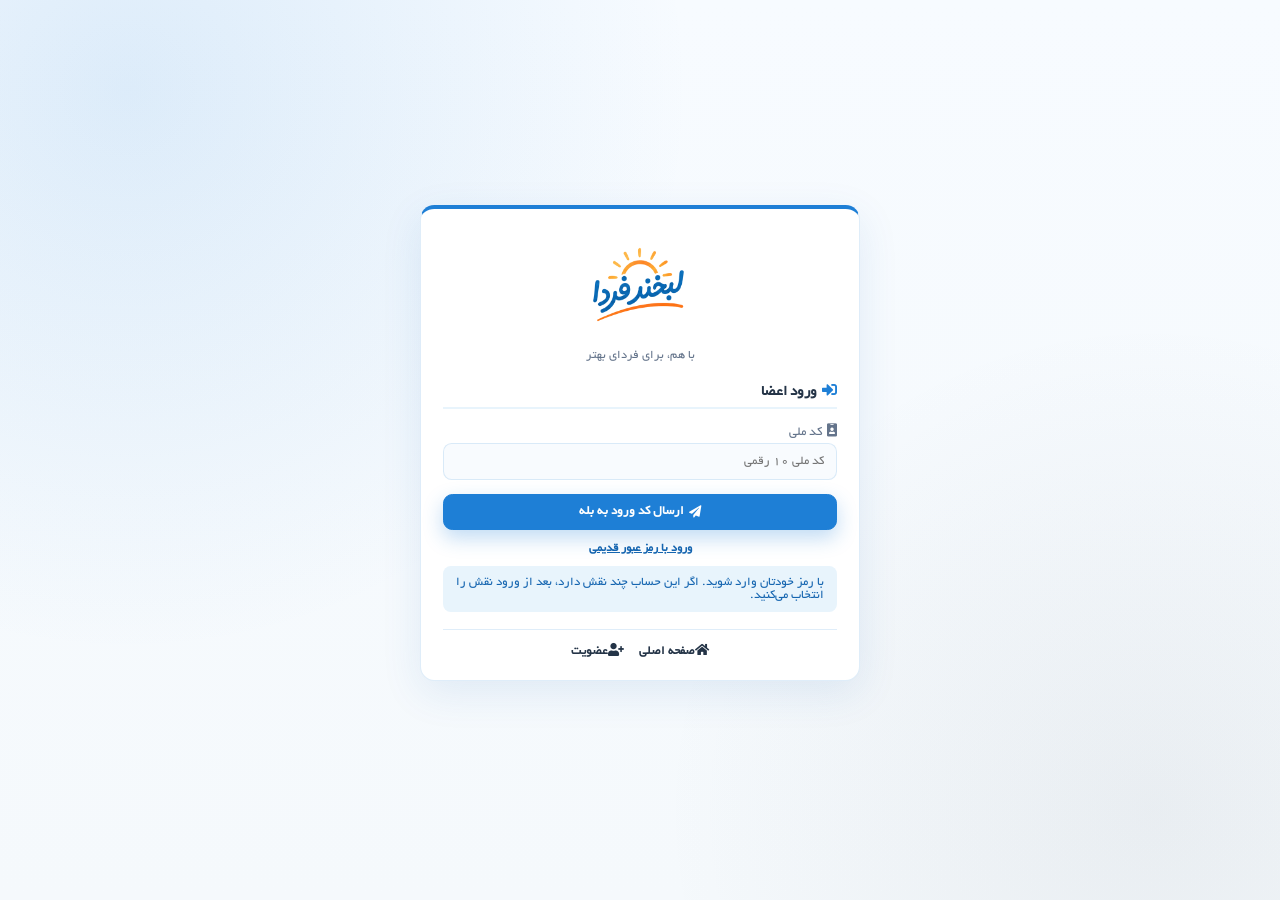
<file: WebApplication/wwwroot/admin.html>
<!DOCTYPE html>

<html lang="fa" dir="rtl">

<head>

  <meta charset="UTF-8" />

  <meta name="viewport" content="width=device-width, initial-scale=1, viewport-fit=cover" />

  <title>پنل مدیران | لبخند فردا</title>

  <link rel="stylesheet" href="css/site.css?v=20261117f" />

  <link rel="icon" href="images/labkhand-logo.png" />
</head>

<body class="admin-page">

  <div class="page">

    <div class="site-header" data-brand-header data-title="پنل مدیران" data-links="home,panel"></div>

    <div id="adminNavBar" class="admin-nav-bar no-print"></div>

    <div id="accessDenied" data-access-denied data-return="admin.html" style="display:none"></div>



    <div id="adminContent" style="display:none">

      <div id="entrySwitch" class="card entry-switch" style="display:none"></div>

      <div class="card">

        <details class="stats-collapse" id="adminStatsCollapse">
          <summary>
            <span><i class="fas fa-chart-bar icon-green"></i> خلاصه وضعیت صندوق</span>
            <span class="stats-collapse-hint">برای مشاهده آمار بزنید <i class="fas fa-chevron-down stats-collapse-chevron"></i></span>
          </summary>
          <div class="stats" id="adminStats"></div>
        </details>

      </div>



      <div class="card tab-panel" id="tab-manage">

        <h2><i class="fas fa-cogs icon-green"></i>مدیریت صندوق</h2>

        <p class="muted-text">یادآور قسط را در بله بفرستید، یا اگر پول صندوق کافی است نفرهای اول صف را یکجا وام بدهید. جابه‌جایی نوبت در بخش «صف وام» است.</p>

        <div class="actions">

          <button type="button" class="btn dark" id="btnRemind"><i class="fas fa-paper-plane"></i>ارسال یادآور روزانه <span class="bale-inline"><img src="images/bale-logo.svg" alt="" class="bale-logo" />بله</span></button>

          <button type="button" class="btn primary" id="btnProcess"><i class="fas fa-play"></i>پرداخت خودکار صف</button>

        </div>

        <div id="manageMsg" class="msg"></div>

        <div id="lastSendBox" class="last-send-box" style="display:none">

          <h3><i class="fas fa-check-circle icon-green"></i> نتیجه آخرین ارسال یادآور</h3>

          <p id="lastSendSummary" class="muted-text"></p>

          <div class="table-scroll"><table><thead><tr><th>عضو</th><th>نوع</th><th>وضعیت</th><th>پیام</th><th>توضیح</th></tr></thead><tbody id="lastSendBody"></tbody></table></div>

        </div>

      </div>



      <div class="card tab-panel" id="tab-fund-deposit">

        <h2><i class="fas fa-piggy-bank icon-green"></i>شارژ صندوق</h2>

        <p class="muted-text">واریز نقدی یا حمایت خیرین به موجودی صندوق.</p>

        <label>مبلغ واریز (ریال)</label>

        <input id="depositAmount" type="text" class="amount-input" inputmode="numeric" placeholder="مثال: 50,000,000" />

        <label>توضیحات</label>

        <input id="depositDesc" placeholder="مثلاً واریز نقدی / حمایت خیرین" />

        <button type="button" class="btn primary block" id="btnDeposit"><i class="fas fa-piggy-bank"></i>ثبت شارژ صندوق</button>

        <div id="depositMsg" class="msg"></div>

      </div>



      <div class="card tab-panel" id="tab-reminders">

        <h2><i class="fas fa-bell icon-green"></i>یادآوری‌های ارسالی</h2>

        <p class="muted-text">تاریخچه یادآورهای ارسال‌شده. ردیف‌های قدیمی‌تر از سه ماه خودبه‌خود پاک می‌شوند. برای ارسال یادآور روزانه به صفحه <strong>مدیریت صندوق</strong> بروید.</p>

        <h3 class="subsection">تاریخچه همه یادآوری‌ها</h3>

        <div class="table-scroll"><table><thead><tr><th>شناسه</th><th>تاریخ</th><th>عضو</th><th>نوع</th><th>وضعیت</th><th>پیام</th><th>توضیح</th></tr></thead><tbody id="reminderBody"></tbody></table></div>

        <div id="reminderMsg" class="msg"></div>

      </div>



      <div class="card tab-panel" id="tab-installments-report">

        <h2><i class="fas fa-calendar-exclamation icon-green"></i>گزارش وضعیت اقساط</h2>

        <p class="muted-text">اعضایی که قسط عقب‌افتاده دارند یا سررسید آن‌ها ۳ روز دیگر است.</p>



        <div class="report-block">

          <h3><i class="fas fa-exclamation-triangle icon-danger"></i> اقساط عقب‌افتاده (<span id="overdueCount">0</span>)</h3>

          <div class="table-scroll"><table><thead><tr><th>شناسه قسط</th><th>عضو</th><th>موبایل</th><th>سررسید</th><th>مبلغ</th><th>وضعیت</th></tr></thead><tbody id="overdueBody"></tbody></table></div>

        </div>



        <div class="report-block">

          <h3><i class="fas fa-hourglass-half icon-warn"></i> سررسید ۳ روز دیگر (<span id="dueSoonCount">0</span>)</h3>

          <div class="table-scroll"><table><thead><tr><th>شناسه قسط</th><th>عضو</th><th>موبایل</th><th>سررسید</th><th>مبلغ</th><th>وضعیت</th></tr></thead><tbody id="dueSoonBody"></tbody></table></div>

        </div>

      </div>



      <div class="card tab-panel" id="tab-queue">

        <h2><i class="fas fa-stream icon-green"></i>صف وام</h2>
        <p class="muted-text">نفر بالاتر زودتر وام می‌گیرد. با «تعیین مبلغ» مشخص کنید به هر نفر چقدر وام داده می‌شود؛ همان مبلغ در بله به متقاضی می‌رود. بعد «وام را بده» را بزنید.</p>
        <div id="queueMsg" class="msg"></div>

        <div class="table-scroll"><table><thead><tr><th>نوبت</th><th>وام</th><th>عضو</th><th>مبلغ</th><th>تاریخ درخواست</th><th>عملیات</th></tr></thead><tbody id="queueBody"></tbody></table></div>

      </div>



      <div class="card tab-panel" id="tab-past-loan">
        <h2><i class="fas fa-history icon-green"></i>ثبت وام قبلی</h2>
        <p class="muted-text">برای کسی که پیش از این سامانه وام گرفته است. موجودی امروز صندوق عوض نمی‌شود. قسط‌های مانده را بعداً همین‌جا یا از بله می‌پردازد.</p>
        <div class="row">
          <div><label>نام</label><input id="pastFirstName" /></div>
          <div><label>نام خانوادگی</label><input id="pastLastName" /></div>
        </div>
        <div class="row">
          <div><label>کد ملی</label><input id="pastNational" inputmode="numeric" maxlength="10" placeholder="۱۰ رقم" /></div>
          <div><label>موبایل</label><input id="pastMobile" inputmode="numeric" maxlength="11" placeholder="0912..." /></div>
        </div>
        <div class="row">
          <div><label>مبلغ کل وام (تومان)</label><input id="pastAmount" type="text" class="amount-input" inputmode="numeric" placeholder="مثال: 5000000" /></div>
          <div><label>تعداد کل قسط</label><input id="pastCount" type="number" min="1" max="60" value="10" /></div>
        </div>
        <div class="row">
          <div><label>چند قسط را قبلاً داده است؟</label><input id="pastPaid" type="number" min="0" value="0" /></div>
          <div><label>تاریخ قسط بعدی (شمسی)</label><input id="pastDue" placeholder="1404/12/01" /></div>
        </div>
        <label>یادداشت (اختیاری)</label>
        <input id="pastNote" placeholder="مثلاً وام سال ۱۴۰۲" />
        <p class="muted-text" id="pastPreview">مبلغ و تعداد قسط را بنویسید تا مانده حساب شود.</p>
        <button type="button" class="btn primary block" id="btnPastLoan"><i class="fas fa-save"></i>ثبت این وام قبلی</button>
        <div id="pastMsg" class="msg"></div>
      </div>

      <div class="card tab-panel" id="tab-loans">

        <h2><i class="fas fa-file-invoice icon-green"></i>همه وام‌ها</h2>
        <div id="loansMsg" class="msg"></div>

        <p>درخواست‌های در انتظار تایید را از وام‌های تایید و پرداخت‌شده جدا ببینید.</p>

        <div class="loan-filter-bar" id="loanFilterBar" role="group" aria-label="فیلتر وضعیت درخواست">
          <button type="button" class="loan-filter-btn active" data-filter="pending">در انتظار تایید <span class="loan-filter-count" id="loanCountPending">0</span></button>
          <button type="button" class="loan-filter-btn" data-filter="approved">تایید و پرداخت‌شده <span class="loan-filter-count" id="loanCountApproved">0</span></button>
          <button type="button" class="loan-filter-btn" data-filter="rejected">رد / لغو شده <span class="loan-filter-count" id="loanCountRejected">0</span></button>
          <button type="button" class="loan-filter-btn" data-filter="all">همه <span class="loan-filter-count" id="loanCountAll">0</span></button>
        </div>

        <div class="table-scroll"><table><thead><tr><th>شناسه</th><th>عضو</th><th>مبلغ</th><th>تاریخ درخواست</th><th>تاریخ پرداخت</th><th>وضعیت درخواست</th><th>نوبت</th><th>عملیات</th></tr></thead><tbody id="allLoansBody"></tbody></table></div>

      </div>



      <div class="card tab-panel" id="tab-deposits">

        <h2><i class="fas fa-money-check-alt icon-green"></i>واریزی‌های اعضا</h2>

        <div class="table-scroll"><table><thead><tr><th>شناسه</th><th>کاربر</th><th>مبلغ</th><th>نوع</th><th>پیگیری</th><th>تاریخ</th></tr></thead><tbody id="payBody"></tbody></table></div>

      </div>



      <div class="card tab-panel" id="tab-members">

        <div class="members-head">
          <h2><i class="fas fa-users icon-green"></i>اعضای سایت</h2>
          <button type="button" class="btn primary" id="btnOpenCreateMember"><i class="fas fa-user-plus"></i>عضو جدید</button>
        </div>

        <p class="muted-text">فهرست اعضا اینجاست. با «عضو جدید» یا «ویرایش»، فرم همان وسط صفحه باز می‌شود. عضو وام‌گیرنده بعد از ثبت وارد صف وام می‌شود.</p>

        <div class="members-filters">
          <div>
            <label>جستجو (نام، موبایل، کد ملی، نقش)</label>
            <input id="memberSearch" type="search" placeholder="مثال: داستانی یا ۰۹۱..." />
          </div>
          <div>
            <label>وضعیت</label>
            <select id="memberStatusFilter">
              <option value="all">همه</option>
              <option value="active">فعال</option>
              <option value="inactive">غیرفعال</option>
            </select>
          </div>
        </div>

        <div id="membersMsg" class="msg"></div>

        <div class="table-scroll"><table><thead><tr><th>شناسه</th><th>نام</th><th>کد ملی</th><th>موبایل</th><th>نقش</th><th>وضعیت</th><th>توضیحات مدیر</th><th>عملیات</th></tr></thead><tbody id="membersBody"></tbody></table></div>

      </div>

      <div id="memberSheet" class="member-sheet" hidden>
        <div class="member-sheet-backdrop" id="memberSheetBackdrop"></div>
        <div class="member-sheet-panel" role="dialog" aria-modal="true" aria-labelledby="memberSheetTitle">
          <div class="member-sheet-bar">
            <h3 id="memberSheetTitle">عضو جدید</h3>
            <button type="button" class="btn dark" id="btnCloseMemberSheet">بستن</button>
          </div>

          <div id="memberCreatePane"></div>

          <div id="memberEditBox" style="display:none"></div>
        </div>
      </div>



      <div class="card tab-panel" id="tab-ledger">

        <h2><i class="fas fa-book icon-green"></i>دفتر گردش صندوق</h2>

        <p>هر ردیف یک تراکنش مالی صندوق است؛ موجودی لحظه‌ای در ستون «مانده» ثبت می‌شود.</p>

        <div class="table-scroll"><table><thead><tr><th>شناسه</th><th>تاریخ</th><th>نوع</th><th>مبلغ</th><th>مانده</th><th>توضیح</th></tr></thead><tbody id="ledgerBody"></tbody></table></div>

      </div>



      <div class="card tab-panel" id="tab-settings">

        <h2><i class="fas fa-sliders-h icon-green"></i>تنظیمات</h2>

        <p class="muted-text">آدرس پایه سایت برای لینک‌های ارسالی در بله (پرداخت قسط، کمک خیرین) و callback درگاه پرداخت.</p>

        <p class="muted-text"><a href="/docs/nikoo-payment-hub.pdf" target="_blank" rel="noopener">راهنمای تنظیمات هاب پرداخت نیکو (PDF)</a></p>

        <label>آدرس سایت (بدون / در انتها)</label>

        <input id="appBaseUrl" type="url" dir="ltr" placeholder="https://goodloan.example.com" />

        <p class="muted-text">مثال لینک قسط: <code id="sampleInstallmentLink" dir="ltr">—</code></p>

        <button type="button" class="btn primary block" id="btnSaveSettings"><i class="fas fa-save"></i>ذخیره تنظیمات</button>

        <div id="settingsMsg" class="msg"></div>

      </div>

    </div>

  </div>

  <script src="js/app.js?v=20261117f"></script>

  <script>

    GoodLoan.ready(async function () {

      const G = GoodLoan;

      const managerId = await G.requireManager();

      if (!managerId) {

        G.$('accessDenied').style.display = 'block';

        return;

      }



      G.$('adminContent').style.display = 'block';

      G.mountEntrySwitcher(G.$('entrySwitch'));

      G.renderAdminNav('adminNavBar', { page: 'admin' });

      G.initTabs('tab-queue');

      G.initStatsCollapse('#adminStatsCollapse');

      G.bindAmountInputs('.amount-input');

      G.initPageTables('#adminContent');



      function renderInstallmentRows(list, rowClass) {

        if (!list.length) return '<tr><td colspan="6">موردی یافت نشد</td></tr>';

        return list.map(function (x) {

          return '<tr class="' + rowClass + '"><td>' + G.pick(x, 'installmentId') + '</td><td>' + (G.pick(x, 'memberName') || '') + '</td><td>' +

            (G.pick(x, 'mobile') || '') + '</td><td>' + (G.pick(x, 'installmentDate_Shamsi') || '') + '</td><td class="amount">' +

            G.money(G.pick(x, 'installmentAmount')) + '</td><td>' + (G.pick(x, 'statusLabel') || '') + '</td></tr>';

        }).join('');

      }



      async function loadSettings() {
        const result = await G.get('/api/admin/settings?managerUserId=' + managerId);
        if (!result.res.ok) return;
        const settings = G.payload(result) || [];
        const appUrl = settings.find(function (s) { return G.pick(s, 'settingName') === 'AppBaseUrl'; });
        const value = G.pick(appUrl, 'settingValue') || '';
        G.$('appBaseUrl').value = value;
        updateSampleLink(value);
      }

      function updateSampleLink(baseUrl) {
        var url = (baseUrl || '').replace(/\/+$/, '');
        G.$('sampleInstallmentLink').textContent = url
          ? url + '/pay-installment.html?token=TOKEN'
          : '—';
      }

      G.$('appBaseUrl').addEventListener('input', function () {
        updateSampleLink(G.$('appBaseUrl').value);
      });

      async function loadDashboard() {

        const result = await G.get('/api/admin/dashboard?managerUserId=' + managerId);

        if (!result.res.ok) return;

        const d = G.payload(result);

        G.$('adminStats').innerHTML = `

          <div class="stat"><span class="stat-icon"><i class="fas fa-wallet"></i></span><span>موجودی صندوق</span><b>${G.money(G.pick(d, 'fundBalance'))}</b></div>

          <div class="stat"><span class="stat-icon"><i class="fas fa-exclamation-circle"></i></span><span>اقساط عقب\u200cافتاده</span><b>${G.formatNumber(G.pick(d, 'overdueInstallmentsCount') || 0)}</b></div>

          <div class="stat"><span class="stat-icon"><i class="fas fa-hourglass-half"></i></span><span>سررسید ۳ روز دیگر</span><b>${G.formatNumber(G.pick(d, 'dueInThreeDaysInstallmentsCount') || 0)}</b></div>

          <div class="stat"><span class="stat-icon"><i class="fas fa-stream"></i></span><span>نفر در صف</span><b>${G.pick(d, 'waitingQueueCount')}</b></div>

          <div class="stat"><span class="stat-icon"><i class="fas fa-receipt"></i></span><span>واریزی امروز</span><b>${G.pick(d, 'todayPaymentsCount')}</b></div>

          <div class="stat"><span class="stat-icon"><i class="fas fa-coins"></i></span><span>جمع واریزی امروز</span><b>${G.money(G.pick(d, 'todayPaymentsAmount'))}</b></div>`;

      }



      async function loadInstallmentReport() {

        const result = await G.get('/api/admin/reports/installments?managerUserId=' + managerId);

        if (!result.res.ok) return;

        const r = G.payload(result) || {};

        const overdue = G.pick(r, 'overdueInstallments') || [];

        const dueSoon = G.pick(r, 'dueInThreeDaysInstallments') || [];

        G.$('overdueCount').textContent = G.formatNumber(G.pick(r, 'overdueCount') || overdue.length);

        G.$('dueSoonCount').textContent = G.formatNumber(G.pick(r, 'dueInThreeDaysCount') || dueSoon.length);

        G.$('overdueBody').innerHTML = renderInstallmentRows(overdue, 'row-overdue');

        G.$('dueSoonBody').innerHTML = renderInstallmentRows(dueSoon, 'row-due-soon');

        G.refreshDataTable('overdueBody');

        G.refreshDataTable('dueSoonBody');

      }



      function renderReminderRows(logs, options) {
        options = options || {};
        if (!logs.length) return '<tr><td colspan="' + (options.colspan || 7) + '">یادآوری ثبت نشده</td></tr>';
        return logs.map(function (n) {
          const msg = (G.pick(n, 'message') || '');
          const shortMsg = msg.length > 80 ? msg.substring(0, 80) + '…' : msg;
          const sent = G.pick(n, 'sentDate') || G.pick(n, 'createDate') || '';
          const sentText = sent ? new Date(sent).toLocaleString('fa-IR') : '';
          const status = G.pick(n, 'notificationStatusName') || G.pick(n, 'notificationStatus') || '';
          const isFailed = String(status).indexOf('ناموفق') >= 0 || G.pick(n, 'notificationStatus') === 2;
          const rowClass = options.highlightStatus ? (isFailed ? 'row-reminder-failed' : 'row-reminder-sent') : '';
          const err = G.pick(n, 'errorMessage') || '';
          const cols = options.compact
            ? '<td>' + (G.pick(n, 'userFullName') || G.pick(n, 'userId') || '-') + '</td><td>' +
              (G.pick(n, 'notificationTypeName') || G.pick(n, 'notificationType')) + '</td><td>' + status + '</td><td title="' +
              msg.replace(/"/g, '&quot;') + '">' + shortMsg + '</td><td>' + err + '</td>'
            : '<td>' + G.pick(n, 'notificationId') + '</td><td>' + sentText + '</td><td>' +
              (G.pick(n, 'userFullName') || G.pick(n, 'userId') || '-') + '</td><td>' +
              (G.pick(n, 'notificationTypeName') || G.pick(n, 'notificationType')) + '</td><td>' + status + '</td><td title="' +
              msg.replace(/"/g, '&quot;') + '">' + shortMsg + '</td><td>' + err + '</td>';
          return '<tr class="' + rowClass + '">' + cols + '</tr>';
        }).join('');
      }

      function showLastSendResult(result) {
        const box = G.$('lastSendBox');
        const logs = G.pick(result, 'logs') || [];
        if (!box) return;
        if (!logs.length) {
          box.style.display = 'none';
          return;
        }
        box.style.display = 'block';
        const sent = G.pick(result, 'sentCount') || 0;
        const failed = G.pick(result, 'failedCount') || 0;
        const skipped = G.pick(result, 'skippedCount') || 0;
        G.$('lastSendSummary').textContent =
          'ارسال موفق: ' + G.formatNumber(sent) + ' | ناموفق: ' + G.formatNumber(failed) +
          (skipped ? ' | بدون اتصال بله: ' + G.formatNumber(skipped) : '');
        G.$('lastSendBody').innerHTML = renderReminderRows(logs, { compact: true, highlightStatus: true, colspan: 5 });
        G.refreshDataTable('lastSendBody');
      }

      async function loadReminders() {
        const result = await G.get('/api/admin/notification-logs?managerUserId=' + managerId);
        if (!result.res.ok) return;
        const logs = G.payload(result) || [];
        G.$('reminderBody').innerHTML = renderReminderRows(logs);
        G.refreshDataTable('reminderBody');
      }



      let allLoansCache = [];
      let loanListFilter = 'pending';
      let membersCache = [];

      function escapeHtml(text) {
        return String(text == null ? '' : text)
          .replace(/&/g, '&amp;')
          .replace(/</g, '&lt;')
          .replace(/>/g, '&gt;')
          .replace(/"/g, '&quot;');
      }

      function isMemberActive(user) {
        return G.pick(user, 'active') !== false && G.pick(user, 'active') !== 'false';
      }

      function memberRoleValue(user) {
        const name = String(G.pick(user, 'roleName') || '');
        if (name.indexOf('مدیر') >= 0) return '1';
        if (name.indexOf('خیر') >= 0) return '3';
        const id = Number(G.pick(user, 'roleId'));
        if (id === 1 || id === 3) return String(id);
        return '2';
      }

      function canEnqueueMember(user) {
        if (!isMemberActive(user)) return false;
        if (G.pick(user, 'hasOpenLoan') === true) return false;
        return memberRoleValue(user) === '2';
      }

      async function copyText(text) {
        try {
          if (navigator.clipboard && navigator.clipboard.writeText) {
            await navigator.clipboard.writeText(text);
            return true;
          }
        } catch (err) { /* fallback below */ }
        const field = document.createElement('textarea');
        field.value = text;
        field.setAttribute('readonly', 'readonly');
        field.style.position = 'fixed';
        field.style.left = '-9999px';
        document.body.appendChild(field);
        field.select();
        let ok = false;
        try { ok = document.execCommand('copy'); } catch (err) { ok = false; }
        field.remove();
        return ok;
      }

      function renderMembers() {
        const q = (G.$('memberSearch').value || '').trim().toLowerCase();
        const statusFilter = G.$('memberStatusFilter').value || 'all';
        const filtered = membersCache.filter(function (u) {
          const active = isMemberActive(u);
          if (statusFilter === 'active' && !active) return false;
          if (statusFilter === 'inactive' && active) return false;
          if (!q) return true;
          const hay = [
            G.pick(u, 'userId'),
            G.pick(u, 'fullName'),
            G.pick(u, 'firstName'),
            G.pick(u, 'lastName'),
            G.pick(u, 'mobile'),
            G.pick(u, 'nationalCode'),
            G.pick(u, 'roleName'),
            G.pick(u, 'description')
          ].join(' ').toLowerCase();
          return hay.indexOf(q) >= 0;
        });

        G.$('membersBody').innerHTML = filtered.length ? filtered.map(function (u) {
          const id = G.pick(u, 'userId');
          const active = isMemberActive(u);
          const statusBadge = active
            ? '<span class="badge is-active">فعال</span>'
            : '<span class="badge is-inactive">غیرفعال</span>';
          const toggleLabel = active ? 'غیرفعال کردن' : 'فعال کردن';
          const toggleClass = active ? 'btn dark btn-compact-table btn-member-toggle' : 'btn primary btn-compact-table btn-member-toggle';
          const note = G.pick(u, 'description') || '—';
          const queueBtn = canEnqueueMember(u)
            ? '<button type="button" class="btn dark btn-compact-table btn-member-enqueue" data-id="' + id + '">ورود به صف وام</button> '
            : '';
          return '<tr' + (active ? '' : ' class="row-reminder-failed"') + '>' +
            '<td>' + id + '</td>' +
            '<td>' + escapeHtml(G.pick(u, 'fullName') || '') + '</td>' +
            '<td dir="ltr">' + escapeHtml(G.pick(u, 'nationalCode') || '') + '</td>' +
            '<td dir="ltr">' + escapeHtml(G.pick(u, 'mobile') || '') + '</td>' +
            '<td>' + escapeHtml(G.pick(u, 'roleName') || G.pick(u, 'roleId') || '') + '</td>' +
            '<td>' + statusBadge + '</td>' +
            '<td class="member-note">' + escapeHtml(note) + '</td>' +
            '<td class="table-actions">' +
              '<button type="button" class="btn primary btn-compact-table btn-member-edit" data-id="' + id + '">ویرایش</button> ' +
              queueBtn +
              '<button type="button" class="' + toggleClass + '" data-id="' + id + '" data-active="' + (active ? '1' : '0') + '">' + toggleLabel + '</button>' +
            '</td></tr>';
        }).join('') : '<tr><td colspan="8">عضوی یافت نشد</td></tr>';
        G.refreshDataTable('membersBody');
      }

      async function loadMembers() {
        const result = await G.get('/api/admin/members?managerUserId=' + managerId);
        if (!result.res.ok) {
          G.showMsg(G.$('membersMsg'), (result.data && result.data.message) || 'خطا در بارگذاری اعضا', false);
          return;
        }
        membersCache = G.payload(result) || [];
        renderMembers();
      }

      function loanRequestStatus(loan) {
        return Number(G.pick(loan, 'loanRequestStatus')) || 0;
      }

      function matchesLoanFilter(loan, filter) {
        const status = loanRequestStatus(loan);
        if (filter === 'pending') return status === 1;
        if (filter === 'approved') return status === 2;
        if (filter === 'rejected') return status === 3 || status === 4;
        return true;
      }

      function updateLoanFilterCounts(loans) {
        const pending = loans.filter(function (l) { return matchesLoanFilter(l, 'pending'); }).length;
        const approved = loans.filter(function (l) { return matchesLoanFilter(l, 'approved'); }).length;
        const rejected = loans.filter(function (l) { return matchesLoanFilter(l, 'rejected'); }).length;
        G.$('loanCountPending').textContent = pending;
        G.$('loanCountApproved').textContent = approved;
        G.$('loanCountRejected').textContent = rejected;
        G.$('loanCountAll').textContent = loans.length;
      }

      function renderAllLoans() {
        const filtered = allLoansCache.filter(function (l) { return matchesLoanFilter(l, loanListFilter); });
        G.$('allLoansBody').innerHTML = filtered.length ? filtered.map(function (l) {
          const pending = loanRequestStatus(l) === 1;
          return G.renderLoanTableRow(l, {
            showMember: true,
            showPaymentDate: true,
            showStatus: true,
            queueLast: true,
            showActions: pending,
            showEmptyActions: !pending,
            compactActions: true
          });
        }).join('') : '<tr><td colspan="8">موردی در این بخش نیست</td></tr>';
        G.refreshDataTable('allLoansBody');
      }

      async function load() {

        const q = await G.get('/api/loan/queue?managerUserId=' + managerId);

        const queue = G.payload(q) || [];

        G.$('queueBody').innerHTML = queue.length ? queue.map(function (l) {

          return G.renderLoanTableRow(l, { showQueue: true, showMember: true, showActions: true, showMove: true });

        }).join('') : '<tr><td colspan="6">صف خالی است</td></tr>';



        const allLoans = await G.get('/api/loan/all?managerUserId=' + managerId);

        allLoansCache = G.payload(allLoans) || [];
        updateLoanFilterCounts(allLoansCache);
        renderAllLoans();



        const p = await G.get('/api/payment?managerUserId=' + managerId);

        const payments = G.payload(p) || [];

        G.$('payBody').innerHTML = payments.length ? payments.map(function (x) {

          return '<tr><td>' + G.pick(x, 'paymentId') + '</td><td>' + (G.pick(x, 'userId') || '') + '</td><td class="amount">' + G.money(G.pick(x, 'amount')) + '</td><td>' + (G.pick(x, 'paymentTypeName') || G.pick(x, 'paymentType')) + '</td><td>' + (G.pick(x, 'refrenceNumber') || G.pick(x, 'zarinPalRefId') || '') + '</td><td>' + (G.pick(x, 'paymentDate_Shamsi') || '') + '</td></tr>';

        }).join('') : '<tr><td colspan="6">واریزی ثبت نشده</td></tr>';



        const ledger = await G.get('/api/admin/fund-transactions?managerUserId=' + managerId);

        const tx = G.payload(ledger) || [];

        G.$('ledgerBody').innerHTML = tx.length ? tx.map(function (t) {

          const amount = G.pick(t, 'amount');

          const sign = Number(amount) < 0 ? '' : '+';

          return '<tr><td>' + G.pick(t, 'fundTransactionId') + '</td><td>' + (G.pick(t, 'transactionDate_Shamsi') || '') + '</td><td>' + (G.pick(t, 'transactionTypeName') || G.pick(t, 'transactionType')) + '</td><td class="amount">' + sign + G.formatNumber(Math.abs(amount)) + ' ریال</td><td class="amount">' + G.money(G.pick(t, 'balanceAfter')) + '</td><td>' + (G.pick(t, 'description') || '') + '</td></tr>';

        }).join('') : '<tr><td colspan="6">تراکنشی ثبت نشده</td></tr>';



        await loadDashboard();

        await loadInstallmentReport();

        await loadReminders();

        await loadSettings();

        await loadMembers();



        G.refreshDataTable('queueBody');

        G.refreshDataTable('payBody');

        G.refreshDataTable('ledgerBody');

      }



      G.$('memberSearch').addEventListener('input', renderMembers);
      G.$('memberStatusFilter').addEventListener('change', renderMembers);

      G.$('newMemberRoleType').addEventListener('change', function () {
        G.$('newMemberDonationBox').style.display = G.$('newMemberRoleType').value === '3' ? 'block' : 'none';
      });

      function showCreatedMember(info) {
        const box = G.$('newMemberResult');
        box.style.display = 'block';
        const roleName = G.pick(info, 'roleName') || '';
        G.$('newMemberResultTitle').textContent = roleName === 'مدیر صندوق' ? 'اطلاعات ورود مدیر' : 'اطلاعات ورود';
        G.$('newMemberResultName').textContent = G.pick(info, 'fullName') || '';
        G.$('newMemberResultNational').textContent = G.pick(info, 'nationalCode') || '';
        G.$('newMemberResultPassword').textContent = G.pick(info, 'password') || '';
        setCopyLink(G.$('newMemberBotLink'), G.$('newMemberBotUrl'), G.pick(info, 'botLink') || '');
        const panel = document.querySelector('.member-sheet-panel');
        if (panel) panel.scrollTop = 0;
      }

      function openMemberSheet(mode) {
        const sheet = G.$('memberSheet');
        const isEdit = mode === 'edit';
        G.$('memberCreatePane').style.display = isEdit ? 'none' : 'block';
        G.$('memberEditBox').style.display = isEdit ? 'block' : 'none';
        G.$('memberSheetTitle').textContent = isEdit ? 'ویرایش مشخصات' : 'عضو جدید';
        sheet.hidden = false;
        document.body.classList.add('member-sheet-open');
        const panel = sheet.querySelector('.member-sheet-panel');
        if (panel) panel.scrollTop = 0;
        const focus = G.$(isEdit ? 'memberEditFirstName' : 'newMemberFirstName');
        if (focus) setTimeout(function () { focus.focus(); }, 30);
      }

      function closeMemberSheet() {
        const sheet = G.$('memberSheet');
        if (!sheet || sheet.hidden) return;
        sheet.hidden = true;
        document.body.classList.remove('member-sheet-open');
      }

      function setCopyLink(button, urlEl, botLink) {
        const label = button.querySelector('.bot-link-label');
        if (label) label.textContent = 'کپی لینک استارت ربات بله';
        if (botLink) {
          button.setAttribute('data-link', botLink);
          button.style.display = 'inline-flex';
          urlEl.textContent = botLink;
          urlEl.style.display = 'block';
        } else {
          button.removeAttribute('data-link');
          button.style.display = 'none';
          urlEl.textContent = '';
          urlEl.style.display = 'none';
        }
      }

      async function copyFrom(button, msgEl) {
        const url = button.getAttribute('data-link') || '';
        if (!url) return;
        const ok = await copyText(url);
        const label = button.querySelector('.bot-link-label');
        if (label) label.textContent = ok ? 'لینک کپی شد' : 'کپی نشد';
        if (msgEl) G.showMsg(msgEl, ok ? 'لینک بله کپی شد. می‌توانید برای عضو بفرستید.' : 'کپی نشد. لینک را دستی انتخاب کنید.', ok);
      }

      function wireCopyLink(buttonId, urlId, msgId) {
        const button = G.$(buttonId);
        const url = G.$(urlId);
        const msg = G.$(msgId);
        button.addEventListener('click', function () { copyFrom(button, msg); });
        url.addEventListener('click', function () { copyFrom(button, msg); });
      }

      wireCopyLink('newMemberBotLink', 'newMemberBotUrl', 'newMemberMsg');
      wireCopyLink('memberEditBotLink', 'memberEditBotUrl', 'memberEditMsg');

      G.bindClick('btnOpenCreateMember', function () {
        G.$('newMemberResult').style.display = 'none';
        G.$('newMemberMsg').textContent = '';
        G.$('newMemberMsg').className = 'msg';
        openMemberSheet('create');
      });
      G.bindClick('btnCloseMemberSheet', closeMemberSheet);
      G.$('memberSheetBackdrop').addEventListener('click', closeMemberSheet);
      document.addEventListener('keydown', function (e) {
        if (e.key !== 'Escape' || G.$('memberSheet').hidden) return;
        if (document.querySelector('.gl-dialog-backdrop')) return;
        closeMemberSheet();
      });

      function memberById(userId) {
        return membersCache.find(function (u) { return Number(G.pick(u, 'userId')) === userId; });
      }

      async function showMemberEdit(user) {
        const userId = G.pick(user, 'userId');
        G.$('memberEditUserId').value = userId;
        G.$('memberEditFirstName').value = G.pick(user, 'firstName') || '';
        G.$('memberEditLastName').value = G.pick(user, 'lastName') || '';
        G.$('memberEditNationalCode').value = G.pick(user, 'nationalCode') || '';
        G.$('memberEditMobile').value = G.pick(user, 'mobile') || '';
        G.$('memberEditNote').value = G.pick(user, 'description') || '';
        G.$('memberEditRoleType').value = memberRoleValue(user);
        const donation = Number(G.pick(user, 'monthlyDonationAmount')) || 0;
        G.setAmountValue('memberEditDonation', donation);
        G.$('memberEditDonationBox').style.display = G.$('memberEditRoleType').value === '3' ? 'block' : 'none';
        setCopyLink(G.$('memberEditBotLink'), G.$('memberEditBotUrl'), '');
        G.$('memberEditMsg').textContent = '';
        G.$('memberEditMsg').className = 'msg';
        openMemberSheet('edit');

        const result = await G.get('/api/bale/bot-link/' + userId);
        if (String(G.$('memberEditUserId').value) !== String(userId)) return;
        const info = G.payload(result) || {};
        setCopyLink(G.$('memberEditBotLink'), G.$('memberEditBotUrl'), G.pick(info, 'botLink') || '');
      }

      G.$('memberEditRoleType').addEventListener('change', function () {
        G.$('memberEditDonationBox').style.display = G.$('memberEditRoleType').value === '3' ? 'block' : 'none';
      });

      G.bindClick('btnCancelMemberEdit', closeMemberSheet);

      G.bindClick('btnSaveMember', async function () {
        const btn = G.$('btnSaveMember');
        const userId = Number(G.$('memberEditUserId').value);
        const roleType = Number(G.$('memberEditRoleType').value);
        const donation = G.getAmountValue('memberEditDonation');
        if (!userId) return;
        btn.disabled = true;
        const { data } = await G.put('/api/admin/members', {
          managerUserId: managerId,
          userId: userId,
          updateProfile: true,
          updateDescription: true,
          firstName: G.$('memberEditFirstName').value.trim(),
          lastName: G.$('memberEditLastName').value.trim(),
          nationalCode: G.$('memberEditNationalCode').value.trim(),
          mobile: G.$('memberEditMobile').value.trim(),
          roleType: roleType,
          monthlyDonationAmount: roleType === 3 && donation > 0 ? donation : null,
          description: G.$('memberEditNote').value.trim()
        });
        btn.disabled = false;
        G.showMsg(data.success ? G.$('membersMsg') : G.$('memberEditMsg'), data.message || 'خطا در ویرایش', data.success);
        if (!data.success) return;
        closeMemberSheet();
        await loadMembers();
      });

      G.bindClick('btnCreateMember', async function () {
        const btn = G.$('btnCreateMember');
        const roleType = Number(G.$('newMemberRoleType').value);
        const donation = G.getAmountValue('newMemberDonation');
        if (roleType === 1) {
          const ok = await G.confirmDialog({
            title: 'تعریف مدیر صندوق',
            text: 'این شخص مثل شما به همه بخش‌های پنل مدیران دسترسی دارد.',
            confirmText: 'ثبت مدیر',
            cancelText: 'انصراف'
          });
          if (!ok) return;
        }
        btn.disabled = true;
        const { data } = await G.post('/api/admin/members', {
          managerUserId: managerId,
          firstName: G.$('newMemberFirstName').value.trim(),
          lastName: G.$('newMemberLastName').value.trim(),
          nationalCode: G.$('newMemberNationalCode').value.trim(),
          mobile: G.$('newMemberMobile').value.trim(),
          roleType: roleType,
          monthlyDonationAmount: roleType === 3 && donation > 0 ? donation : null,
          description: G.$('newMemberNote').value.trim()
        });
        btn.disabled = false;
        G.showMsg(G.$('newMemberMsg'), data.message || 'خطا در ثبت عضو', data.success);
        if (!data.success) return;

        showCreatedMember(data.data || {});
        G.$('newMemberFirstName').value = '';
        G.$('newMemberLastName').value = '';
        G.$('newMemberNationalCode').value = '';
        G.$('newMemberMobile').value = '';
        G.$('newMemberNote').value = '';
        G.$('newMemberDonation').value = '';
        G.$('newMemberRoleType').value = '2';
        G.$('newMemberDonationBox').style.display = 'none';
        await load();
      });



      document.getElementById('loanFilterBar').addEventListener('click', function (e) {
        const btn = e.target.closest('.loan-filter-btn');
        if (!btn) return;
        loanListFilter = btn.getAttribute('data-filter') || 'all';
        document.querySelectorAll('#loanFilterBar .loan-filter-btn').forEach(function (b) {
          b.classList.toggle('active', b === btn);
        });
        renderAllLoans();
      });



      document.addEventListener('click', async function (e) {

        const setAmountBtn = e.target.closest('.btn-set-amount');
        if (setAmountBtn) {
          const loanId = Number(setAmountBtn.getAttribute('data-id'));
          const written = await G.confirmDialog({
            title: 'مبلغ وام این نفر',
            text: 'مبلغ را به تومان بنویسید. بعد از ثبت، در بله به متقاضی گفته می‌شود.',
            input: { label: 'مبلغ (تومان)', placeholder: 'مثلاً 3000000', required: true },
            confirmText: 'ثبت و خبر به بله',
            cancelText: 'انصراف'
          });
          if (written == null || written === false) return;
          const amountToman = G.parseAmount(written);
          if (!amountToman) {
            G.showMsg(G.$('queueMsg'), 'مبلغ را درست بنویسید', false);
            return;
          }
          setAmountBtn.disabled = true;
          const { data } = await G.post('/api/loan/set-amount', {
            loanId: loanId,
            managerUserId: managerId,
            amountToman: amountToman
          });
          setAmountBtn.disabled = false;
          G.showMsg(setAmountBtn.closest('#tab-queue') ? G.$('queueMsg') : G.$('loansMsg'), data.message || 'انجام شد', data.success);
          if (data.success) load();
          return;
        }

        const moveBtn = e.target.closest('.btn-queue-move');
        if (moveBtn) {
          const loanId = Number(moveBtn.getAttribute('data-id'));
          const direction = Number(moveBtn.getAttribute('data-dir'));
          moveBtn.disabled = true;
          const { data } = await G.post('/api/loan/move', {
            loanId: loanId,
            direction: direction,
            managerUserId: managerId
          });
          moveBtn.disabled = false;
          G.showMsg(G.$('queueMsg'), data.message || 'انجام شد', data.success);
          if (data.success) load();
          return;
        }

        const disburseBtn = e.target.closest('.btn-disburse');

        if (disburseBtn) {

          const loanId = Number(disburseBtn.getAttribute('data-id'));

          const { data } = await G.post('/api/loan/disburse', {

            loanId: loanId,

            managerUserId: managerId,

            description: 'پرداخت توسط مدیر'

          });

          G.showMsg(disburseBtn.closest('#tab-queue') ? G.$('queueMsg') : G.$('loansMsg'), data.message || 'خطا', data.success);

          load();

          return;

        }



        const rejectBtn = e.target.closest('.btn-reject');

        if (rejectBtn) {

          const loanId = Number(rejectBtn.getAttribute('data-id'));

          const reason = await G.confirmDialog({
            title: 'رد درخواست',
            text: 'دلیل برای متقاضی در بله فرستاده می‌شود.',
            input: { label: 'دلیل', placeholder: 'مثلاً مدارک کامل نیست', required: true },
            confirmText: 'رد کردن',
            cancelText: 'انصراف'
          });

          if (reason == null || reason === false) return;

          const { data } = await G.post('/api/loan/reject', {

            loanId: loanId,

            reason: reason,

            managerUserId: managerId

          });

          G.showMsg(rejectBtn.closest('#tab-queue') ? G.$('queueMsg') : G.$('loansMsg'), data.message || 'خطا', data.success);

          load();

          return;

        }

        const editBtn = e.target.closest('.btn-member-edit');
        if (editBtn && G.$('membersBody').contains(editBtn)) {
          const member = memberById(Number(editBtn.getAttribute('data-id')));
          if (member) showMemberEdit(member);
          return;
        }

        const enqueueBtn = e.target.closest('.btn-member-enqueue');
        if (enqueueBtn && G.$('membersBody').contains(enqueueBtn)) {
          const userId = Number(enqueueBtn.getAttribute('data-id'));
          const member = memberById(userId);
          const name = member ? (G.pick(member, 'fullName') || 'این عضو') : 'این عضو';
          const ok = await G.confirmDialog({
            title: 'ورود به صف وام',
            text: name + ' به انتهای صف وام می‌رود. مبلغ را بعداً در صف وام تعیین می‌کنید.',
            confirmText: 'ورود به صف',
            cancelText: 'انصراف'
          });
          if (!ok) return;
          enqueueBtn.disabled = true;
          const { data } = await G.post('/api/admin/members/enqueue', {
            managerUserId: managerId,
            userId: userId
          });
          enqueueBtn.disabled = false;
          G.showMsg(G.$('membersMsg'), data.message || 'خطا', data.success);
          if (data.success) await load();
          return;
        }

        const toggleBtn = e.target.closest('.btn-member-toggle');
        if (toggleBtn && G.$('membersBody').contains(toggleBtn)) {
          const userId = Number(toggleBtn.getAttribute('data-id'));
          const currentlyActive = toggleBtn.getAttribute('data-active') === '1';
          const nextActive = !currentlyActive;
          const ok = await G.confirmDialog({
            title: nextActive ? 'فعال کردن عضو' : 'غیرفعال کردن عضو',
            text: nextActive
              ? 'این عضو دوباره می‌تواند وارد شود.'
              : 'این عضو دیگر نمی‌تواند وارد سایت شود.',
            confirmText: nextActive ? 'فعال شود' : 'غیرفعال شود',
            cancelText: 'انصراف'
          });
          if (!ok) return;

          toggleBtn.disabled = true;
          const { data } = await G.put('/api/admin/members', {
            managerUserId: managerId,
            userId: userId,
            active: nextActive,
            updateDescription: false
          });
          toggleBtn.disabled = false;
          G.showMsg(G.$('membersMsg'), data.message || 'خطا', data.success);
          if (data.success) await loadMembers();
          return;
        }

        const noteBtn = e.target.closest('.btn-member-note');
        if (noteBtn && G.$('membersBody').contains(noteBtn)) {
          const userId = Number(noteBtn.getAttribute('data-id'));
          const member = membersCache.find(function (u) { return Number(G.pick(u, 'userId')) === userId; });
          const current = member ? (G.pick(member, 'description') || '') : '';
          const note = await G.confirmDialog({
            title: 'توضیح عضو',
            text: 'این توضیح فقط برای مسئول صندوق است.',
            input: { label: 'توضیح', value: current, placeholder: 'توضیح کوتاه' },
            confirmText: 'ذخیره',
            cancelText: 'انصراف'
          });
          if (note == null || note === false) return;

          noteBtn.disabled = true;
          const { data } = await G.put('/api/admin/members', {
            managerUserId: managerId,
            userId: userId,
            updateDescription: true,
            description: note
          });
          noteBtn.disabled = false;
          G.showMsg(G.$('membersMsg'), data.message || 'خطا', data.success);
          if (data.success) await loadMembers();
        }

      });



      G.bindClick('btnProcess', async function () {

        const { data } = await G.post('/api/admin/process-loan-queue', { managerUserId: managerId });

        G.showMsg(G.$('manageMsg'), data.message || 'انجام شد', data.success);

        load();

      });



      G.bindClick('btnRemind', async function () {
        const btn = G.$('btnRemind');
        if (btn) btn.disabled = true;
        const { data } = await G.post('/api/admin/send-monthly-reminders', { managerUserId: managerId });
        if (btn) btn.disabled = false;
        G.showMsg(G.$('manageMsg'), data.message || 'انجام شد', data.success);
        if (data.success) {
          showLastSendResult(data.data || {});
          await loadReminders();
          loadDashboard();
        }
      });



      G.bindClick('btnSaveSettings', async function () {
        const { data } = await G.put('/api/admin/settings', {
          managerUserId: managerId,
          settingName: 'AppBaseUrl',
          settingValue: G.$('appBaseUrl').value.trim()
        });
        G.showMsg(G.$('settingsMsg'), data.message || 'خطا', data.success);
        if (data.success) loadSettings();
      });



      function updatePastPreview() {
        var tomanAmount = G.getAmountValue('pastAmount');
        var count = Number(G.$('pastCount').value) || 0;
        var paid = Number(G.$('pastPaid').value) || 0;
        var box = G.$('pastPreview');
        if (!tomanAmount || count < 1) {
          box.textContent = 'مبلغ و تعداد قسط را بنویسید تا مانده حساب شود.';
          return;
        }
        if (paid < 0 || paid > count) {
          box.textContent = 'تعداد قسط پرداخت‌شده نمی‌تواند از کل قسط‌ها بیشتر باشد.';
          return;
        }
        var each = Math.floor(tomanAmount / count);
        var remainCount = count - paid;
        var remain = each * remainCount;
        box.textContent = 'هر قسط حدود ' + G.formatNumber(each) + ' تومان. پرداخت‌شده: ' + paid + ' قسط. مانده: ' + G.formatNumber(remain) + ' تومان.';
      }

      ['pastAmount', 'pastCount', 'pastPaid'].forEach(function (id) {
        var el = G.$(id);
        if (el) el.addEventListener('input', updatePastPreview);
      });

      G.bindClick('btnPastLoan', async function () {
        var tomanAmount = G.getAmountValue('pastAmount');
        var count = Number(G.$('pastCount').value) || 0;
        var paid = Number(G.$('pastPaid').value) || 0;
        var name = (G.$('pastFirstName').value + ' ' + G.$('pastLastName').value).trim();
        var ok = await G.confirmDialog({
          title: 'ثبت وام قبلی',
          text: 'این وام در صف نمی‌رود و از موجودی امروز صندوق کم نمی‌شود.',
          rows: [
            { label: 'نام', value: name || '—' },
            { label: 'مبلغ', value: G.formatNumber(tomanAmount) + ' تومان', strong: true },
            { label: 'قسط پرداخت‌شده', value: paid + ' از ' + count }
          ],
          confirmText: 'ثبت شود',
          cancelText: 'انصراف'
        });
        if (!ok) return;

        var btn = G.$('btnPastLoan');
        btn.disabled = true;
        const { data } = await G.post('/api/loan/import-past', {
          managerUserId: managerId,
          firstName: G.$('pastFirstName').value.trim(),
          lastName: G.$('pastLastName').value.trim(),
          nationalCode: G.$('pastNational').value.trim(),
          mobile: G.$('pastMobile').value.trim(),
          loanAmountToman: tomanAmount,
          installmentCount: count,
          paidInstallmentCount: paid,
          nextDueDateShamsi: G.$('pastDue').value.trim(),
          note: G.$('pastNote').value.trim()
        });
        btn.disabled = false;
        G.showMsg(G.$('pastMsg'), data.message || 'ثبت نشد', data.success);
        if (data.success) {
          G.$('pastFirstName').value = '';
          G.$('pastLastName').value = '';
          G.$('pastNational').value = '';
          G.$('pastMobile').value = '';
          G.$('pastAmount').value = '';
          G.$('pastPaid').value = '0';
          G.$('pastDue').value = '';
          G.$('pastNote').value = '';
          updatePastPreview();
          load();
        }
      });

      G.bindClick('btnDeposit', async function () {

        const { data } = await G.post('/api/admin/fund-deposit', {

          managerUserId: managerId,

          amount: G.getAmountValue('depositAmount'),

          description: G.$('depositDesc').value

        });

        G.showMsg(G.$('depositMsg'), data.message || 'خطا', data.success);

        if (data.success) {

          G.$('depositAmount').value = '';

          G.$('depositDesc').value = '';

          load();

        }

      });



      load();

    });

  </script>

</body>

</html>
</file>
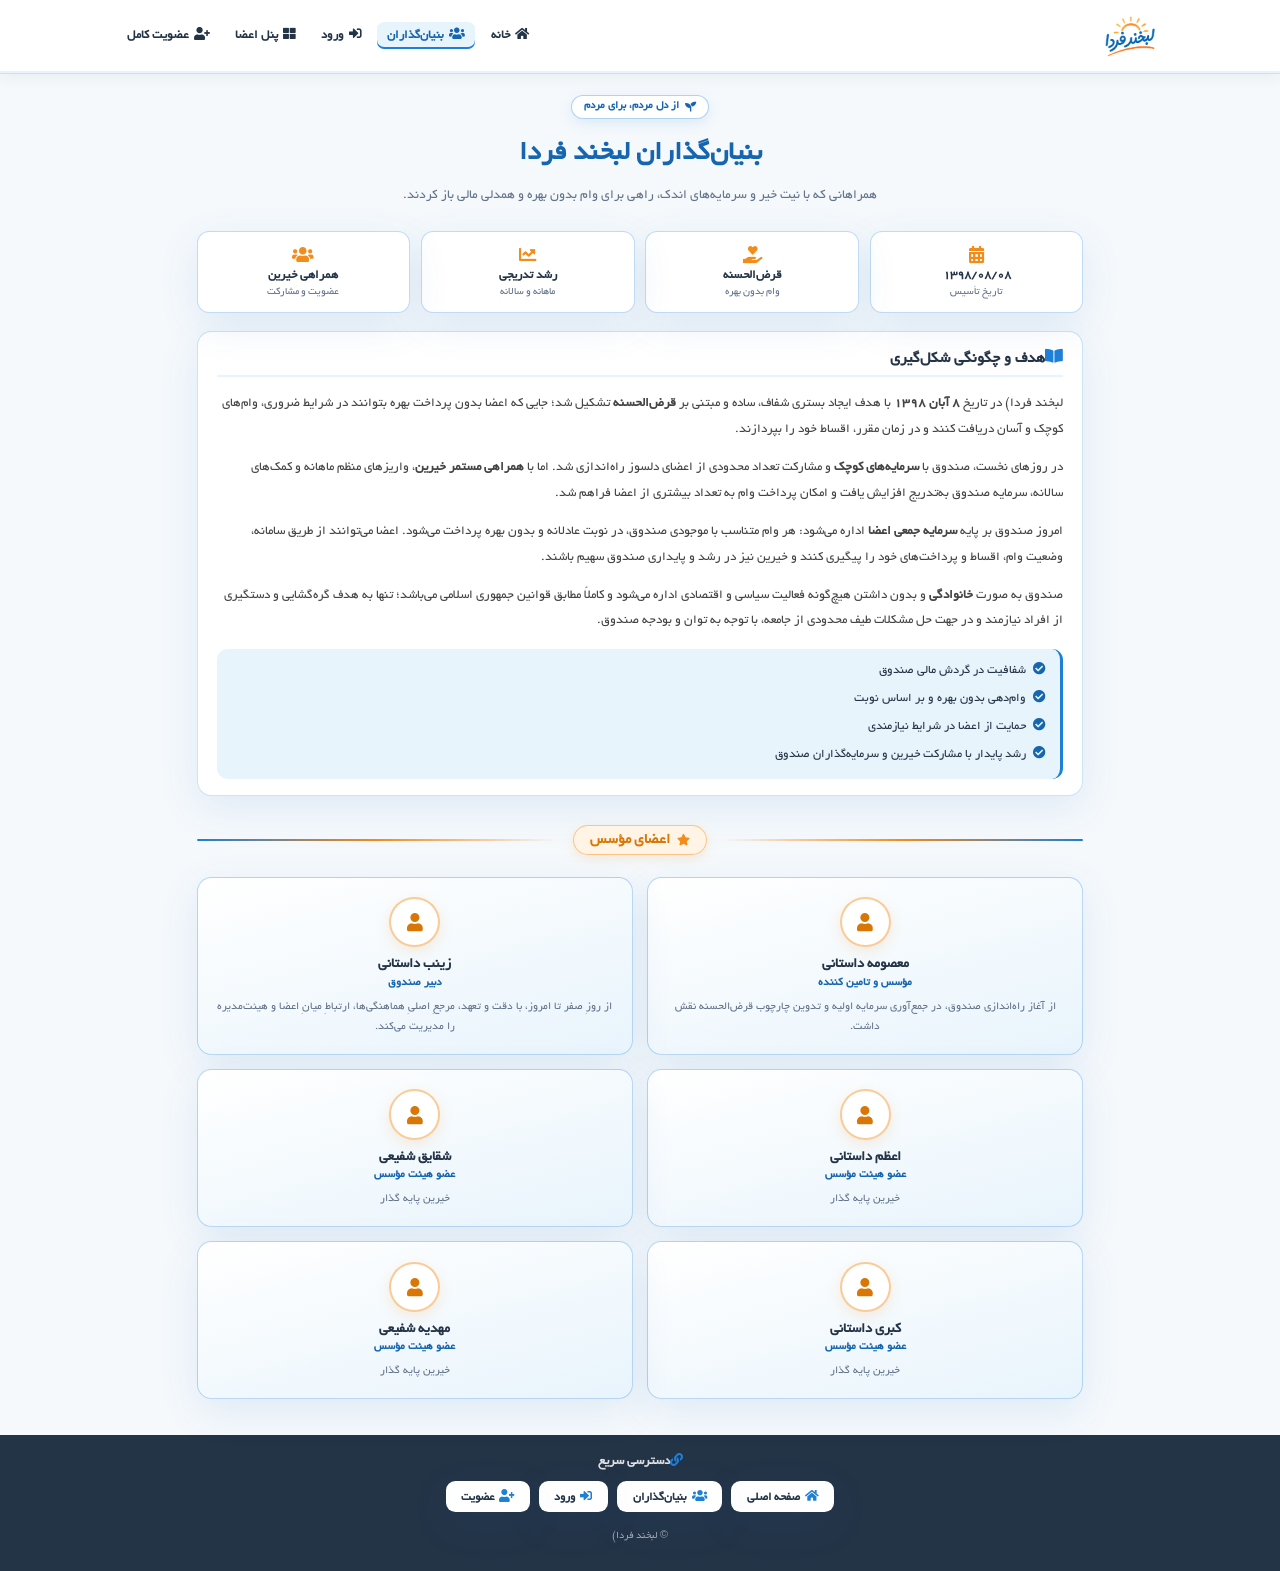
<file: WebApplication/wwwroot/founders.html>
<!DOCTYPE html>
<html lang="fa" dir="rtl">
<head>
  <meta charset="UTF-8" />
  <meta name="viewport" content="width=device-width, initial-scale=1, viewport-fit=cover" />
  <title>بنیان‌گذاران | لبخند فردا</title>
  <link rel="stylesheet" href="css/site.css?v=20261117f" />
  <link rel="icon" href="images/logo.png" />
</head>
<body class="home-page founders-page">

  <header class="home-menu">
    <div class="home-menu-inner">
      <a class="brand-lockup" href="index.html">
        <img src="images/logo.png" alt="لوگو" />
        <div class="titles">
          <strong>لبخند فردا</strong>
        </div>
      </a>
      <nav class="home-menu-nav">
        <a href="index.html"><i class="fas fa-home"></i>خانه</a>
        <a href="founders.html" class="active"><i class="fas fa-users"></i>بنیان‌گذاران</a>
        <a href="login.html"><i class="fas fa-sign-in-alt"></i>ورود</a>
        <a href="panel.html"><i class="fas fa-th-large"></i>پنل اعضا</a>
        <a href="register.html"><i class="fas fa-user-plus"></i>عضویت کامل</a>
      </nav>
    </div>
  </header>

  <main class="home-main founders-main">
    <div class="home-main-inner founders-inner">

      <div class="founders-hero">
        <span class="home-lead-badge"><i class="fas fa-seedling"></i>از دل مردم، برای مردم</span>
        <h1 class="founders-title">بنیان‌گذاران لبخند فردا</h1>
        <p class="founders-lead">همراهانی که با نیت خیر و سرمایه‌های اندک، راهی برای وام بدون بهره و همدلی مالی باز کردند.</p>
      </div>

      <section class="founders-stats" aria-label="نگاهی به صندوق">
        <article class="founders-stat-card">
          <i class="fas fa-calendar-alt"></i>
          <strong>۱۳۹۸/۰۸/۰۸</strong>
          <span>تاریخ تأسیس</span>
        </article>
        <article class="founders-stat-card">
          <i class="fas fa-hand-holding-heart"></i>
          <strong>قرض‌الحسنه</strong>
          <span>وام بدون بهره</span>
        </article>
        <article class="founders-stat-card">
          <i class="fas fa-chart-line"></i>
          <strong>رشد تدریجی</strong>
          <span>ماهانه و سالانه</span>
        </article>
        <article class="founders-stat-card">
          <i class="fas fa-users"></i>
          <strong>همراهی خیرین</strong>
          <span>عضویت و مشارکت</span>
        </article>
      </section>

      <section class="glass-card founders-story">
        <h2><i class="fas fa-book-open icon-green"></i>هدف و چگونگی شکل‌گیری</h2>
        <p>
          لبخند فردا) در تاریخ <strong>۸ آبان ۱۳۹۸</strong> با هدف ایجاد بستری شفاف، ساده و مبتنی بر
          <strong>قرض‌الحسنه</strong> تشکیل شد؛ جایی که اعضا بدون پرداخت بهره بتوانند در شرایط ضروری، وام‌های کوچک و
          آسان دریافت کنند و در زمان مقرر، اقساط خود را بپردازند.
        </p>
        <p>
          در روزهای نخست، صندوق با <strong>سرمایه‌های کوچک</strong> و مشارکت تعداد محدودی از اعضای دلسوز راه‌اندازی شد.
          اما با <strong>همراهی مستمر خیرین</strong>، واریزهای منظم ماهانه و کمک‌های سالانه، سرمایه صندوق به‌تدریج
          افزایش یافت و امکان پرداخت وام به تعداد بیشتری از اعضا فراهم شد.
        </p>
        <p>
          امروز صندوق بر پایه <strong>سرمایه جمعی اعضا</strong> اداره می‌شود: هر وام متناسب با موجودی صندوق، در نوبت
          عادلانه و بدون بهره پرداخت می‌شود. اعضا می‌توانند از طریق سامانه، وضعیت وام، اقساط و پرداخت‌های خود را
          پیگیری کنند و خیرین نیز در رشد و پایداری صندوق سهیم باشند.
        </p>
        <p>
          صندوق به صورت <strong>خانوادگی</strong> و بدون داشتن هیچ‌گونه فعالیت سیاسی و اقتصادی اداره می‌شود و کاملاً
          مطابق قوانین جمهوری اسلامی می‌باشد؛ تنها به هدف گره‌گشایی و دستگیری از افراد نیازمند و در جهت حل مشکلات
          طیف محدودی از جامعه، با توجه به توان و بودجه صندوق.
        </p>
        <ul class="founders-values">
          <li><i class="fas fa-check-circle"></i>شفافیت در گردش مالی صندوق</li>
          <li><i class="fas fa-check-circle"></i>وام‌دهی بدون بهره و بر اساس نوبت</li>
          <li><i class="fas fa-check-circle"></i>حمایت از اعضا در شرایط نیازمندی</li>
          <li><i class="fas fa-check-circle"></i>رشد پایدار با مشارکت خیرین و سرمایه‌گذاران صندوق</li>
        </ul>
      </section>

      <div class="home-content-sep">
        <h2 class="home-hadith-title"><i class="fas fa-star"></i>اعضای مؤسس</h2>
      </div>

      <section class="founders-grid" aria-label="لیست بنیان‌گذاران">
          <article class="founder-card">
              <div class="founder-avatar"><i class="fas fa-user"></i></div>
              <h3>معصومه داستانی</h3>
              <p class="founder-role">مؤسس و تامین‌ کننده</p>
              <p class="founder-desc">از آغاز راه‌اندازی صندوق، در جمع‌آوری سرمایه اولیه و تدوین چارچوب قرض‌الحسنه نقش داشت.</p>
          </article>
          <article class="founder-card">
              <div class="founder-avatar"><i class="fas fa-user"></i></div>
              <h3>زینب داستانی</h3>
              <p class="founder-role">دبیر صندوق</p>
              <p class="founder-desc">
                  از روزِ صفر تا امروز، با دقت و تعهد، مرجعِ اصلیِ هماهنگی‌ها، ارتباطِ میانِ اعضا و هیئت‌مدیره را مدیریت می‌کند.
                 
              </p>
          </article>
          <article class="founder-card">
              <div class="founder-avatar"><i class="fas fa-user"></i></div>
              <h3>اعظم داستانی</h3>
              <p class="founder-role">عضو هیئت مؤسس</p>
              <p class="founder-desc">خیرین پایه گذار</p>
          </article>
          <article class="founder-card">
              <div class="founder-avatar"><i class="fas fa-user"></i></div>
              <h3>شقایق شفیعی</h3>
              <p class="founder-role">عضو هیئت مؤسس</p>
              <p class="founder-desc">خیرین پایه گذار</p>
          </article>
          <article class="founder-card">
              <div class="founder-avatar"><i class="fas fa-user"></i></div>
              <h3>کبری  داستانی</h3>
              <p class="founder-role">عضو هیئت مؤسس</p>
              <p class="founder-desc">خیرین پایه گذار</p>
          </article>
          <article class="founder-card">
              <div class="founder-avatar"><i class="fas fa-user"></i></div>
              <h3>مهدیه شفیعی</h3>
              <p class="founder-role">عضو هیئت مؤسس</p>
              <p class="founder-desc">خیرین پایه گذار</p>
          </article>
      </section>

    </div>
  </main>

  <footer class="home-footer">
    <div class="home-footer-inner">
      <p class="home-footer-title"><i class="fas fa-link icon-green"></i>دسترسی سریع</p>
      <div class="links home-footer-links">
        <a href="index.html"><i class="fas fa-home icon-green"></i>صفحه اصلی</a>
        <a href="founders.html"><i class="fas fa-users icon-green"></i>بنیان‌گذاران</a>
        <a href="login.html"><i class="fas fa-sign-in-alt icon-green"></i>ورود</a>
        <a href="register.html"><i class="fas fa-user-plus icon-green"></i>عضویت</a>
      </div>
      <p class="home-footer-copy">© لبخند فردا)</p>
    </div>
  </footer>

  <script src="js/app.js?v=20261117f"></script>
</body>
</html>
</file>
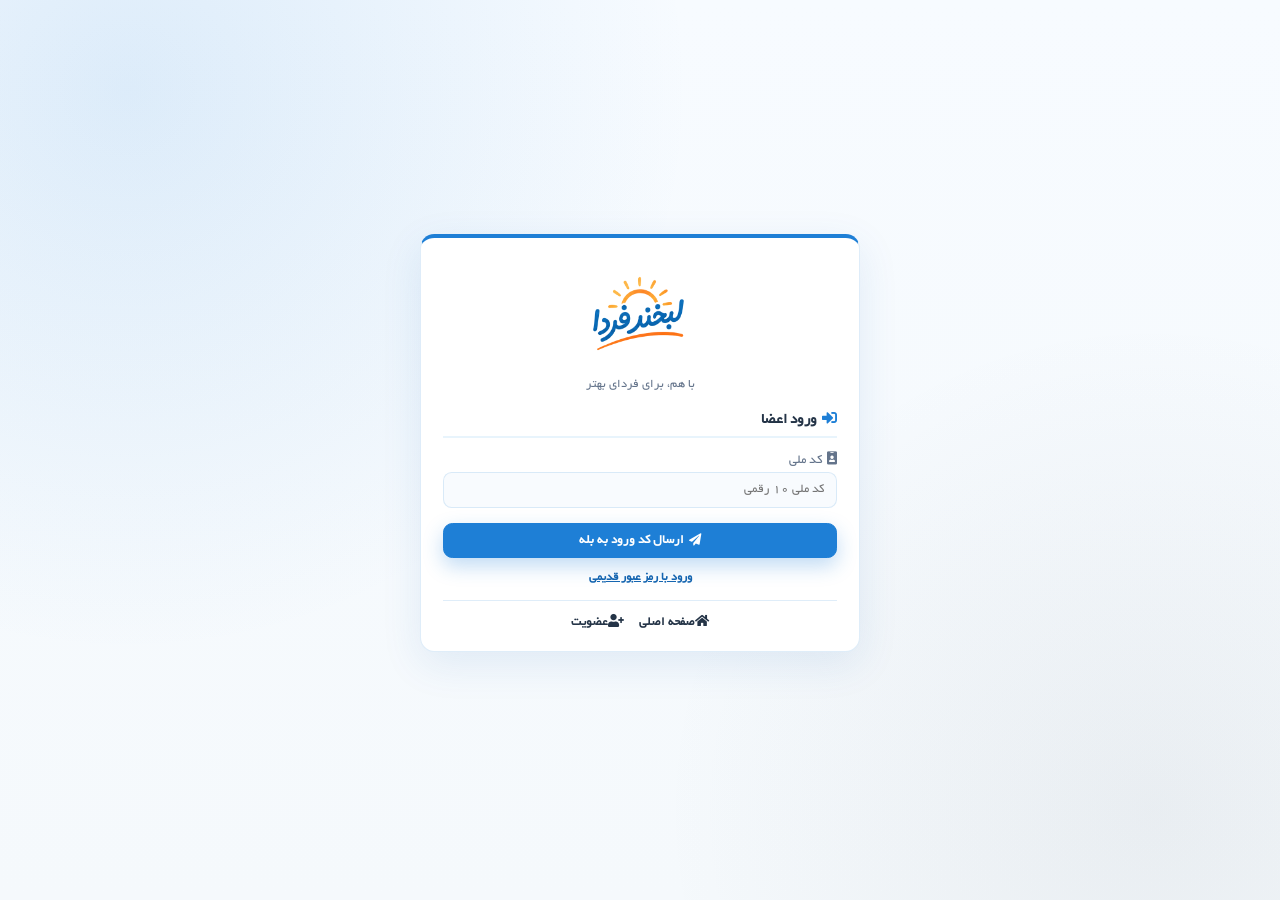
<file: WebApplication/wwwroot/login.html>
<!DOCTYPE html>

<html lang="fa" dir="rtl">

<head>

  <meta charset="UTF-8" />

  <meta name="viewport" content="width=device-width, initial-scale=1, viewport-fit=cover, maximum-scale=1" />

  <title>ورود | لبخند فردا</title>

  <link rel="stylesheet" href="css/site.css?v=20261117f" />

  <link rel="icon" href="images/labkhand-logo.png" />

  <script>

    if (new URLSearchParams(location.search).get('loginToken'))

      document.documentElement.classList.add('token-login');

  </script>
</head>

<body class="login-page">

  <div class="login-shell">

    <div class="card login-card">

      <div class="login-brand">

        <img src="images/labkhand-logo.png" alt="لوگوی لبخند فردا" />

        <p>با هم، برای فردای بهتر</p>

      </div>



      <h2><i class="fas fa-sign-in-alt icon-green"></i>ورود اعضا</h2>



      <div id="otpStep">

        <label><i class="fas fa-id-badge"></i>کد ملی</label>

        <input id="nationalCode" maxlength="10" placeholder="کد ملی ۱۰ رقمی" autocomplete="username" />



        <div id="otpBox" style="display:none">

          <label><i class="fas fa-shield-alt"></i>کد یک‌بارمصرف (ارسال‌شده در <span class="bale-inline"><img src="images/bale-logo.svg" alt="" class="bale-logo" />بله</span>)</label>

          <input id="otpCode" maxlength="6" inputmode="numeric" placeholder="۶ رقم" autocomplete="one-time-code" />

          <p class="login-otp-hint" id="otpHint"></p>

        </div>



        <button type="button" class="btn primary block" id="btnRequestOtp"><i class="fas fa-paper-plane"></i>ارسال کد ورود به بله</button>

        <button type="button" class="btn primary block" id="btnVerifyOtp" style="display:none"><i class="fas fa-sign-in-alt"></i>ورود با کد</button>

        <button type="button" class="btn ghost block" id="btnResendOtp" style="display:none"><i class="fas fa-redo"></i>ارسال مجدد کد</button>

      </div>



      <div id="passwordStep" style="display:none">

        <label><i class="fas fa-key"></i>رمز عبور</label>

        <input id="password" type="password" placeholder="رمز عبور" autocomplete="current-password" />

        <button type="button" class="btn dark block" id="btnLogin"><i class="fas fa-sign-in-alt"></i>ورود با رمز عبور</button>

      </div>



      <p class="login-mode-toggle">

        <button type="button" class="link-btn" id="btnToggleMode">ورود با رمز عبور قدیمی</button>

      </p>



      <div id="baleLinkBox" class="login-bale-box" style="display:none">

        <p id="baleLinkHelp"></p>

        <a id="baleBotLink" class="btn dark compact-btn" target="_blank" rel="noopener"><img src="images/bale-logo.svg" alt="" class="bale-btn-logo" />اتصال به ربات بله</a>

      </div>



      <div id="entryChoices" style="display:none">
        <h2>با کدام نقش وارد شوید؟</h2>
        <p class="simple-lead">همین حساب برای هر سه نقش است. یکی را انتخاب کنید.</p>
        <div class="entry-choices">
          <button type="button" class="btn primary block" id="enterAdmin">مدیر صندوق</button>
          <button type="button" class="btn dark block" id="enterMember">وام‌گیرنده</button>
          <button type="button" class="btn ghost block" id="enterDonor">خیر</button>
        </div>
      </div>

      <div id="adminHint" class="msg"></div>

      <div id="msg" class="msg"></div>



      <div class="login-back">

        <a href="index.html"><i class="fas fa-home"></i>صفحه اصلی</a>

        <a href="register.html"><i class="fas fa-user-plus"></i>عضویت</a>

      </div>

    </div>

  </div>

  <script src="js/app.js?v=20261117f"></script>

  <script>

    GoodLoan.ready(function () {

      const G = GoodLoan;

      let otpRequested = false;

      let usePasswordMode = false;



      function nationalCodeValue() {

        return G.toEnglishDigits(G.$('nationalCode').value).trim();

      }



      function showEntryChoices() {
        G.$('otpStep').style.display = 'none';
        G.$('passwordStep').style.display = 'none';
        var toggle = G.$('btnToggleMode');
        if (toggle && toggle.parentElement) toggle.parentElement.style.display = 'none';
        G.$('entryChoices').style.display = 'block';
        var hint = G.$('adminHint');
        if (hint) hint.style.display = 'none';
      }

      G.bindClick('enterAdmin', function () { G.applyEntry('admin'); });
      G.bindClick('enterMember', function () { G.applyEntry('member'); });
      G.bindClick('enterDonor', function () { G.applyEntry('donor'); });

      if (new URLSearchParams(location.search).get('choose') === '1' && G.getUserId()) {
        if (G.isMultiRoleAccount()) showEntryChoices();
        else {
          G.get('/api/user/' + G.getUserId()).then(function (result) {
            var user = G.payload(result);
            if (user) G.setSession(user);
            if (G.isMultiRoleAccount()) showEntryChoices();
          });
        }
      }

      function afterLogin(user) {

        G.setSession(user);

        const roleId = G.pick(user, 'roleId');

        const roleName = G.pick(user, 'roleName') || G.pick(user.userRole, 'roleName');

        const userStatus = G.pick(user, 'userStatus');

        const ret = new URLSearchParams(location.search).get('return');

        if (G.isMultiRoleAccount()) {
          showEntryChoices();
          return;
        }

        var target = ret || (G.isManagerRole(roleId, roleName, userStatus) ? 'admin.html' : 'panel.html');

        var session = new URLSearchParams();

        session.set('userId', G.pick(user, 'userId') || '');

        session.set('fullName', G.pick(user, 'fullName') || '');

        session.set('roleId', roleId || '');

        session.set('roleName', roleName || '');

        session.set('userStatus', userStatus || '');

        session.set('nationalCode', G.pick(user, 'nationalCode') || '');

        location.href = target + (target.indexOf('?') >= 0 ? '&' : '?') + session.toString();

      }



      function showOtpSent(message) {

        otpRequested = true;

        G.$('otpBox').style.display = 'block';

        G.$('btnRequestOtp').style.display = 'none';

        G.$('btnVerifyOtp').style.display = 'inline-flex';

        G.$('btnResendOtp').style.display = 'inline-flex';

        G.$('otpHint').textContent = message || 'کد ۶ رقمی را از پیام بله وارد کنید. اعتبار: ۵ دقیقه';

        G.$('otpCode').focus();

      }



      function resetBaleBox() {

        G.$('baleLinkBox').style.display = 'none';

        G.$('baleBotLink').style.display = 'none';

      }



      var linkError = new URLSearchParams(location.search).get('linkError');

      if (linkError) G.showMsg(G.$('msg'), linkError, false);



      if (new URLSearchParams(location.search).get('return') === 'admin.html') {

        const hint = G.$('adminHint');

        hint.style.display = 'block';

        hint.className = 'msg show ok';

        hint.textContent = 'با رمز خودتان وارد شوید. اگر این حساب چند نقش دارد، بعد از ورود نقش را انتخاب می‌کنید.';

      }



      G.bindClick('btnToggleMode', function () {

        usePasswordMode = !usePasswordMode;

        G.$('otpStep').style.display = usePasswordMode ? 'none' : 'block';

        G.$('passwordStep').style.display = usePasswordMode ? 'block' : 'none';

        G.$('btnToggleMode').textContent = usePasswordMode ? 'ورود با کد بله' : 'ورود با رمز عبور قدیمی';

        G.showMsg(G.$('msg'), '', false);

        resetBaleBox();

      });



      async function requestOtp() {

        const btn = G.$('btnRequestOtp');

        const resend = G.$('btnResendOtp');

        btn.disabled = true;

        resend.disabled = true;

        resetBaleBox();

        const { data } = await G.post('/api/user/login/request-otp', { nationalCode: nationalCodeValue() });

        btn.disabled = false;

        resend.disabled = false;

        G.showMsg(G.$('msg'), data.message || 'خطا', data.success);

        if (!data.success) {

          const info = data.data || {};

          if (G.pick(info, 'needBaleStart') && G.pick(info, 'botLink')) {

            G.$('baleLinkBox').style.display = 'block';

            G.$('baleLinkHelp').textContent = data.message;

            G.$('baleBotLink').href = G.pick(info, 'botLink');

            G.$('baleBotLink').style.display = 'inline-flex';

          }

          return;

        }

        showOtpSent(data.message);

      }



      G.bindClick('btnRequestOtp', requestOtp);

      G.bindClick('btnResendOtp', requestOtp);



      G.bindClick('btnVerifyOtp', async function () {

        const btn = G.$('btnVerifyOtp');

        btn.disabled = true;

        const { data } = await G.post('/api/user/login/verify-otp', {

          nationalCode: nationalCodeValue(),

          otpCode: G.toEnglishDigits(G.$('otpCode').value).trim()

        });

        btn.disabled = false;

        G.showMsg(G.$('msg'), data.message || 'خطا در ورود', data.success);

        if (!data.success) return;

        afterLogin(data.data);

      });



      G.bindClick('btnLogin', async function () {

        const btn = G.$('btnLogin');

        btn.disabled = true;

        const { data } = await G.post('/api/user/login', {

          nationalCode: nationalCodeValue(),

          password: G.$('password').value.trim()

        });

        btn.disabled = false;

        G.showMsg(G.$('msg'), data.message || 'خطا در ورود', data.success);

        if (!data.success) return;

        afterLogin(data.data);

      });



      G.bindFormEnter(['nationalCode'], 'btnRequestOtp');

      G.bindFormEnter(['otpCode'], 'btnVerifyOtp');

      G.bindFormEnter(['password'], 'btnLogin');



      function setLoginFormVisible(visible) {

        if (visible) document.documentElement.classList.remove('token-login');

        G.$('otpStep').style.display = visible ? 'block' : 'none';

        if (!visible) G.$('passwordStep').style.display = 'none';

        var toggle = G.$('btnToggleMode');

        if (toggle && toggle.parentElement) toggle.parentElement.style.display = visible ? '' : 'none';

      }



      function clearLoginTokenFromUrl() {

        var params = new URLSearchParams(location.search);

        if (!params.has('loginToken')) return;

        params.delete('loginToken');

        var next = params.toString();

        history.replaceState(null, '', location.pathname + (next ? '?' + next : '') + location.hash);

      }



      async function loginFromBaleToken(token) {

        setLoginFormVisible(false);

        G.showMsg(G.$('msg'), 'در حال ورود از لینک بله...', true);

        var result = await G.post('/api/user/login/token', { loginToken: token });

        var data = result.data || {};

        clearLoginTokenFromUrl();

        if (!data.success || !data.data) {

          setLoginFormVisible(true);

          G.showMsg(G.$('msg'), data.message || 'لینک ورود منقضی شده است. با رمز یا کد بله وارد شوید.', false);

          return;

        }

        G.$('msg').textContent = '';

        G.$('msg').className = 'msg';

        afterLogin(data.data);

      }



      var incomingToken = new URLSearchParams(location.search).get('loginToken');

      if (incomingToken) loginFromBaleToken(incomingToken);

    });

  </script>

</body>

</html>
</file>
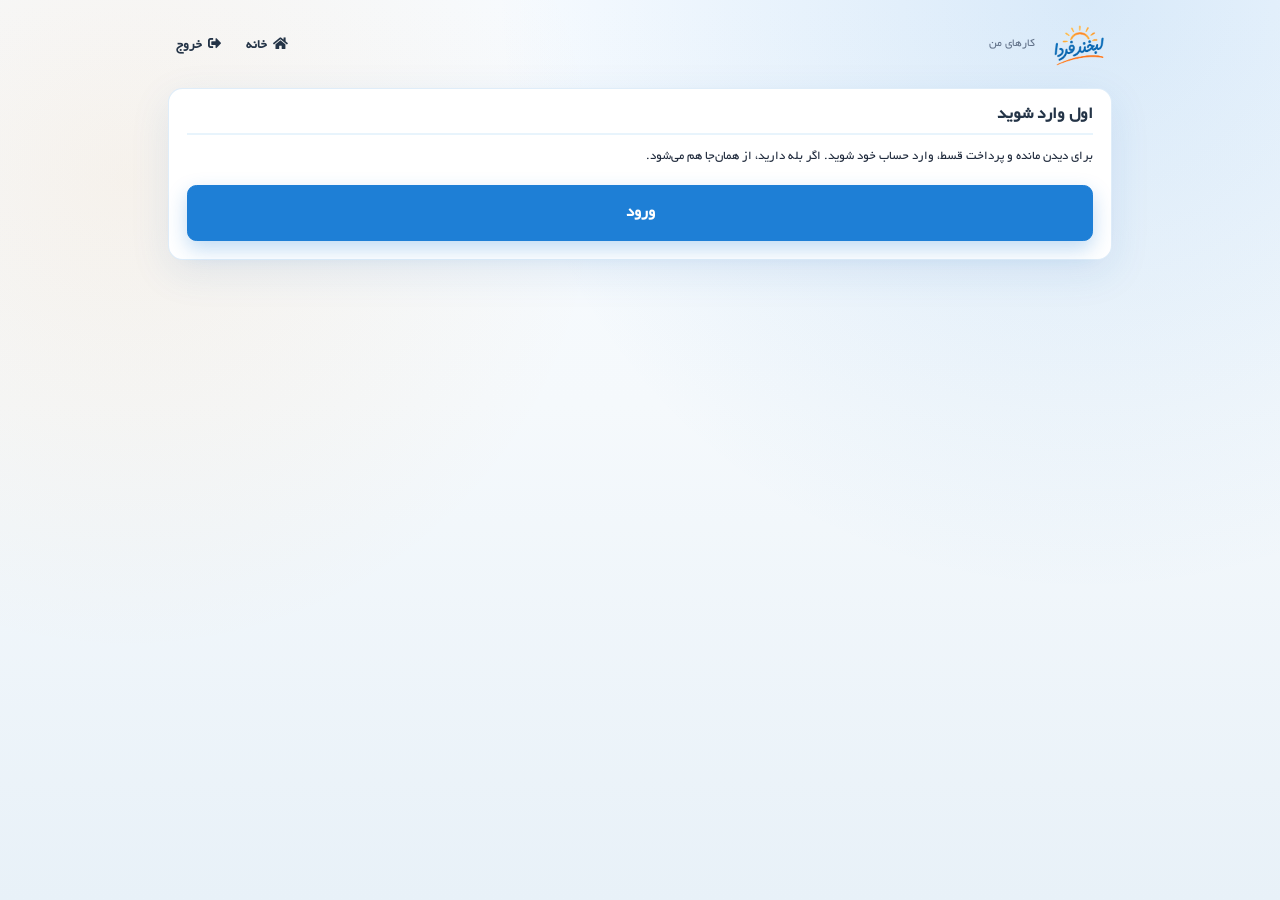
<file: WebApplication/wwwroot/panel.html>
<!DOCTYPE html>
<html lang="fa" dir="rtl">
<head>
  <meta charset="UTF-8" />
  <meta name="viewport" content="width=device-width, initial-scale=1, viewport-fit=cover" />
  <title>کارهای من | لبخند فردا</title>
  <link rel="stylesheet" href="css/site.css?v=20261117f" />
  <link rel="icon" href="images/labkhand-logo.png" />
</head>
<body>
  <div class="page">
    <div class="site-header">
      <a class="brand-lockup" href="index.html">
        <img src="images/labkhand-logo.png" alt="لبخند فردا" />
        <div class="titles"><span>کارهای من</span></div>
      </a>
      <div class="nav">
        <a href="index.html"><i class="fas fa-home"></i>خانه</a>
        <a href="#" id="panelAuthLink"><i class="fas fa-sign-out-alt"></i>خروج</a>
      </div>
    </div>

    <div id="adminNavBar" class="admin-nav-bar no-print"></div>

    <div id="loginRequired" class="card" style="display:none">
      <h2>اول وارد شوید</h2>
      <p>برای دیدن مانده و پرداخت قسط، وارد حساب خود شوید. اگر بله دارید، از همان‌جا هم می‌شود.</p>
      <a class="btn primary big-action" id="panelLoginLink" href="login.html?return=panel.html">ورود</a>
    </div>

    <div id="panelContent">
      <div id="entrySwitch" class="card entry-switch" style="display:none"></div>
      <div class="card">
        <p class="simple-hello" id="hello">سلام</p>
        <p class="simple-lead" id="statusLine">در حال خواندن وضعیت...</p>
        <a class="btn dark big-action" id="baleLink" href="#" style="display:none">ادامه کار در بله</a>
        <p class="simple-sub" id="baleHint">اگر با سایت راحت نیستید، همان مانده و پرداخت قسط را در بله انجام دهید.</p>
      </div>

      <div class="card" id="balanceCard">
        <p class="simple-kicker">مانده بدهی شما</p>
        <p class="simple-amount" id="debtAmount">—</p>
        <p class="simple-sub" id="debtSub"></p>
        <button type="button" class="btn primary big-action" id="btnPayNext">پرداخت قسط</button>
        <div id="payMsg" class="msg"></div>
      </div>

      <div class="card" id="loanCard">
        <h2>درخواست وام</h2>
        <div id="loanActiveBanner" class="loan-info-banner" style="display:none"></div>
        <div id="loanRequestForm">
          <p class="simple-lead">درخواست را ثبت کنید. مبلغ را مسئول صندوق تعیین می‌کند و در بله به شما می‌گوید.</p>
          <button type="button" class="btn primary big-action" id="btnRequestLoan">درخواست وام</button>
        </div>
        <div id="loanMsg" class="msg"></div>
      </div>

      <div class="card" id="donationCard" style="display:none">
        <h2>کمک به صندوق</h2>
        <p class="simple-lead">مبلغ را بنویسید و دکمه را بزنید. صفحه بانک باز می‌شود.</p>
        <label>مبلغ کمک (تومان)</label>
        <input id="payAmount" type="text" class="amount-input" inputmode="numeric" placeholder="مثال: 100000" />
        <button type="button" class="btn primary big-action" id="btnDonate">پرداخت کمک</button>
        <div id="donateMsg" class="msg"></div>
      </div>

      <details class="card simple-more" id="instDetails">
        <summary>قسط‌های من</summary>
        <div id="instList"></div>
      </details>

      <p class="profile-link"><a href="profile.html">اصلاح نام و آدرس</a></p>
    </div>
  </div>
  <script src="js/app.js?v=20261117f"></script>
  <script>
    GoodLoan.ready(function () {
      const G = GoodLoan;
      function ensureManagerNav() {
        if (document.body.classList.contains('has-admin-nav')) return;
        var manager = G.isManagerRole(
          localStorage.getItem('gl_roleId'),
          localStorage.getItem('gl_roleName'),
          localStorage.getItem('gl_userStatus')
        ) || G.isMultiRoleAccount();
        if (!manager) return;
        document.body.classList.add('admin-page');
        G.renderAdminNav('adminNavBar', { page: 'panel' });
      }

      const userId = G.getUserId();
      ensureManagerNav();
      if (!userId) {
        G.$('loginRequired').style.display = 'block';
        G.$('panelContent').style.display = 'none';
        G.$('panelLoginLink').href = 'login.html?return=' + encodeURIComponent('panel.html' + location.search);
        return;
      }

      let nextInstallment = null;
      let installmentItems = [];

      function toman(rial) {
        return G.formatNumber(Math.round(Number(rial || 0) / 10)) + ' تومان';
      }

      async function payInstallment(inst) {
        const amount = Number(G.pick(inst, 'installmentAmount')) || 0;
        const fee = Number(G.pick(inst, 'gatewayFeeAmount')) || 0;
        const payable = Number(G.pick(inst, 'payableWithGatewayFee')) || (amount + fee);
        const due = G.pick(inst, 'installmentDate_shansi') || G.shamsiDate(inst, 'installmentDate_shansi', 'installmentDate') || '';
        const installmentId = G.pick(inst, 'installmentId');
        const rows = [{ label: 'مبلغ قسط', value: toman(amount) }];
        if (due) rows.push({ label: 'سررسید', value: due });
        rows.push({ label: 'کارمزد بانک', value: toman(fee) });
        rows.push({ label: 'مبلغ پرداخت', value: toman(payable), strong: true });
        const ok = await G.confirmDialog({
          title: 'پرداخت قسط',
          text: 'با ادامه، صفحه بانک باز می‌شود. بعد از پرداخت، نتیجه در بله هم می‌آید.',
          rows: rows,
          confirmText: 'رفتن به صفحه بانک',
          cancelText: 'انصراف'
        });
        if (!ok) return;
        const { data } = await G.post('/api/payment/zarinpal/request', {
          userId: userId,
          amount: amount,
          installmentId: installmentId,
          paymentType: 1,
          description: 'پرداخت قسط'
        });
        if (!data.success) {
          G.showMsg(G.$('payMsg'), data.message || 'صفحه بانک باز نشد', false);
          return;
        }
        const gatewayUrl = G.pick(data.data, 'gatewayUrl');
        if (gatewayUrl) location.href = gatewayUrl;
      }

      function openInstallments(installments) {
        return (installments || []).filter(function (item) {
          return Number(G.pick(item, 'installmentStatus')) !== 1;
        }).sort(function (a, b) {
          return new Date(G.pick(a, 'installmentDate') || 0) - new Date(G.pick(b, 'installmentDate') || 0);
        });
      }

      async function load() {
        const result = await G.get('/api/panel/' + userId);
        if (!result.res.ok) {
          G.showMsg(G.$('payMsg'), (result.data && result.data.message) || 'وضعیت خوانده نشد', false);
          return;
        }

        const panel = G.payload(result);
        const user = G.pick(panel, 'user') || {};
        const name = G.pick(user, 'fullName') || '';
        G.$('hello').textContent = name ? 'سلام ' + name : 'سلام';
        if (G.pick(user, 'nationalCode')) {
          localStorage.setItem('gl_nationalCode', G.normalizeNationalCode(G.pick(user, 'nationalCode')));
          localStorage.setItem('gl_roleId', G.pick(user, 'roleId') || localStorage.getItem('gl_roleId') || '');
          localStorage.setItem('gl_roleName', G.pick(user, 'roleName') || localStorage.getItem('gl_roleName') || '');
          localStorage.setItem('gl_userStatus', G.pick(user, 'userStatus') || localStorage.getItem('gl_userStatus') || '');
        }
        G.mountEntrySwitcher(G.$('entrySwitch'));
        ensureManagerNav();

        const isDonator = G.panelIsDonor(user);
        G.$('instDetails').style.display = isDonator ? 'none' : 'block';
        G.$('loanCard').style.display = isDonator ? 'none' : 'block';
        G.$('donationCard').style.display = isDonator ? 'block' : 'none';
        G.$('balanceCard').style.display = isDonator ? 'none' : 'block';

        const loans = G.pick(panel, 'loans') || [];
        const waiting = loans.find(function (l) { return Number(G.pick(l, 'loanRequestStatus')) === 1; });
        const activeLoan = loans.find(function (l) {
          return Number(G.pick(l, 'loanRequestStatus')) === 2 && Number(G.pick(l, 'loanStatus')) !== 1;
        });
        const banner = G.$('loanActiveBanner');
        const form = G.$('loanRequestForm');
        if (isDonator) {
          banner.style.display = 'none';
          form.style.display = 'none';
          G.$('statusLine').textContent = 'به‌عنوان خیر وارد شده‌اید. مبلغ کمک را پایین بنویسید.';
        } else if (waiting) {
          banner.style.display = 'block';
          banner.className = 'loan-info-banner';
          var decided = Number(G.pick(waiting, 'loanAmount')) || 0;
          banner.textContent = decided > 0
            ? 'درخواست شما در نوبت است. مبلغ تعیین‌شده: ' + toman(decided) + '. وقتی پرداخت شود در بله هم خبر می‌دهیم.'
            : 'درخواست وام شما ثبت شده و در نوبت است. مبلغ را مسئول صندوق تعیین می‌کند و در بله خبر می‌دهد.';
          form.style.display = 'none';
          G.$('statusLine').textContent = 'درخواست شما در نوبت است.';
        } else if (activeLoan) {
          banner.style.display = 'block';
          banner.className = 'loan-info-banner warn';
          banner.textContent = 'یک وام باز دارید. بعد از تمام شدن قسط‌ها می‌توانید دوباره درخواست دهید.';
          form.style.display = 'none';
          G.$('statusLine').textContent = 'وام شما پرداخت شده. قسط‌ها را از اینجا یا از بله بپردازید.';
        } else {
          banner.style.display = 'none';
          form.style.display = 'block';
          G.$('statusLine').textContent = loans.length
            ? 'وام قبلی تمام شده. اگر لازم است دوباره درخواست دهید.'
            : 'هنوز وام نگرفته‌اید. اگر نیاز دارید پایین درخواست دهید.';
        }

        const installments = G.pick(panel, 'installments') || [];
        installmentItems = installments;
        const open = openInstallments(installments);
        const debt = open.reduce(function (sum, item) { return sum + (Number(G.pick(item, 'installmentAmount')) || 0); }, 0);
        nextInstallment = open[0] || null;
        G.$('debtAmount').textContent = toman(debt);
        G.$('debtSub').textContent = open.length
          ? 'قسط مانده: ' + open.length + ' — بعدی: ' + toman(G.pick(nextInstallment, 'installmentAmount'))
          : 'قسط بازی ندارید.';
        G.$('btnPayNext').style.display = nextInstallment ? 'inline-flex' : 'none';

        if (G.pick(user, 'monthlyDonationAmount')) {
          G.setAmountValue('payAmount', Math.round(Number(G.pick(user, 'monthlyDonationAmount')) / 10));
        }

        G.$('instList').innerHTML = installments.length ? installments.map(function (item) {
          const paid = Number(G.pick(item, 'installmentStatus')) === 1;
          const id = G.pick(item, 'installmentId');
          const amount = Number(G.pick(item, 'installmentAmount')) || 0;
          const due = G.pick(item, 'installmentDate_shansi') || G.shamsiDate(item, 'installmentDate_shansi', 'installmentDate') || '';
          const action = paid
            ? '<span>پرداخت شده</span>'
            : '<button type="button" class="btn primary btn-pay-one" data-id="' + id + '">پرداخت</button>';
          return '<div class="inst-card"><div><b>' + toman(amount) + '</b><span>' + due + '</span></div>' + action + '</div>';
        }).join('') : '<p>قسطی ثبت نشده است.</p>';

        const linkResult = await G.get('/api/bale/bot-link/' + userId);
        const botLink = G.pick(G.payload(linkResult) || {}, 'botLink');
        if (botLink) {
          const link = G.$('baleLink');
          link.href = botLink;
          link.style.display = 'inline-flex';
        }

        const params = new URLSearchParams(location.search);
        const payInstId = Number(params.get('installmentId') || 0);
        if (payInstId && params.get('payInstallment') === '1') {
          const inst = installments.find(function (i) { return Number(G.pick(i, 'installmentId')) === payInstId; });
          if (inst && Number(G.pick(inst, 'installmentStatus')) !== 1) {
            await payInstallment(inst);
          }
          if (history.replaceState) history.replaceState({}, '', 'panel.html');
        }
      }

      G.bindClick('panelAuthLink', function (e) {
        e.preventDefault();
        G.logout();
      });

      G.bindClick('btnPayNext', async function () {
        if (!nextInstallment) return;
        G.$('btnPayNext').disabled = true;
        await payInstallment(nextInstallment);
        G.$('btnPayNext').disabled = false;
      });

      G.bindAmountInputs('.amount-input');
      G.bindClick('btnDonate', async function () {
        const tomanAmount = G.getAmountValue('payAmount');
        if (!tomanAmount) {
          G.showMsg(G.$('donateMsg'), 'مبلغ کمک را بنویسید', false);
          return;
        }
        const ok = await G.confirmDialog({
          title: 'پرداخت کمک',
          text: 'با ادامه، صفحه بانک باز می‌شود.',
          rows: [{ label: 'مبلغ کمک', value: G.formatNumber(tomanAmount) + ' تومان', strong: true }],
          confirmText: 'رفتن به صفحه بانک',
          cancelText: 'انصراف'
        });
        if (!ok) return;
        const { data } = await G.post('/api/payment/zarinpal/request', {
          userId: userId,
          amount: tomanAmount * 10,
          installmentId: null,
          paymentType: 2,
          description: 'کمک خیرین'
        });
        G.showMsg(G.$('donateMsg'), data.message || 'خطا', data.success);
        const gatewayUrl = G.pick(data.data, 'gatewayUrl');
        if (data.success && gatewayUrl) location.href = gatewayUrl;
      });

      G.bindClick('btnRequestLoan', async function () {
        const ok = await G.confirmDialog({
          title: 'درخواست وام',
          text: 'درخواست در نوبت قرار می‌گیرد. مبلغ را مسئول صندوق تعیین می‌کند و در بله به شما می‌گوید.',
          confirmText: 'ثبت درخواست',
          cancelText: 'انصراف'
        });
        if (!ok) return;
        const btn = G.$('btnRequestLoan');
        btn.disabled = true;
        const { data } = await G.post('/api/loan/request', {
          userId: userId,
          loanAmount: 0,
          description: 'درخواست از سایت'
        });
        btn.disabled = false;
        G.showMsg(G.$('loanMsg'), data.message || 'ثبت نشد', data.success);
        if (data.success) load();
      });

      document.addEventListener('click', async function (e) {
        const payBtn = e.target.closest('.btn-pay-one');
        if (payBtn && G.$('instList').contains(payBtn)) {
          const installmentId = Number(payBtn.getAttribute('data-id'));
          const inst = installmentItems.find(function (item) {
            return Number(G.pick(item, 'installmentId')) === installmentId;
          });
          if (!inst) return;
          payBtn.disabled = true;
          await payInstallment(inst);
          payBtn.disabled = false;
        }
      });

      load();
    });
  </script>
</body>
</html>
</file>
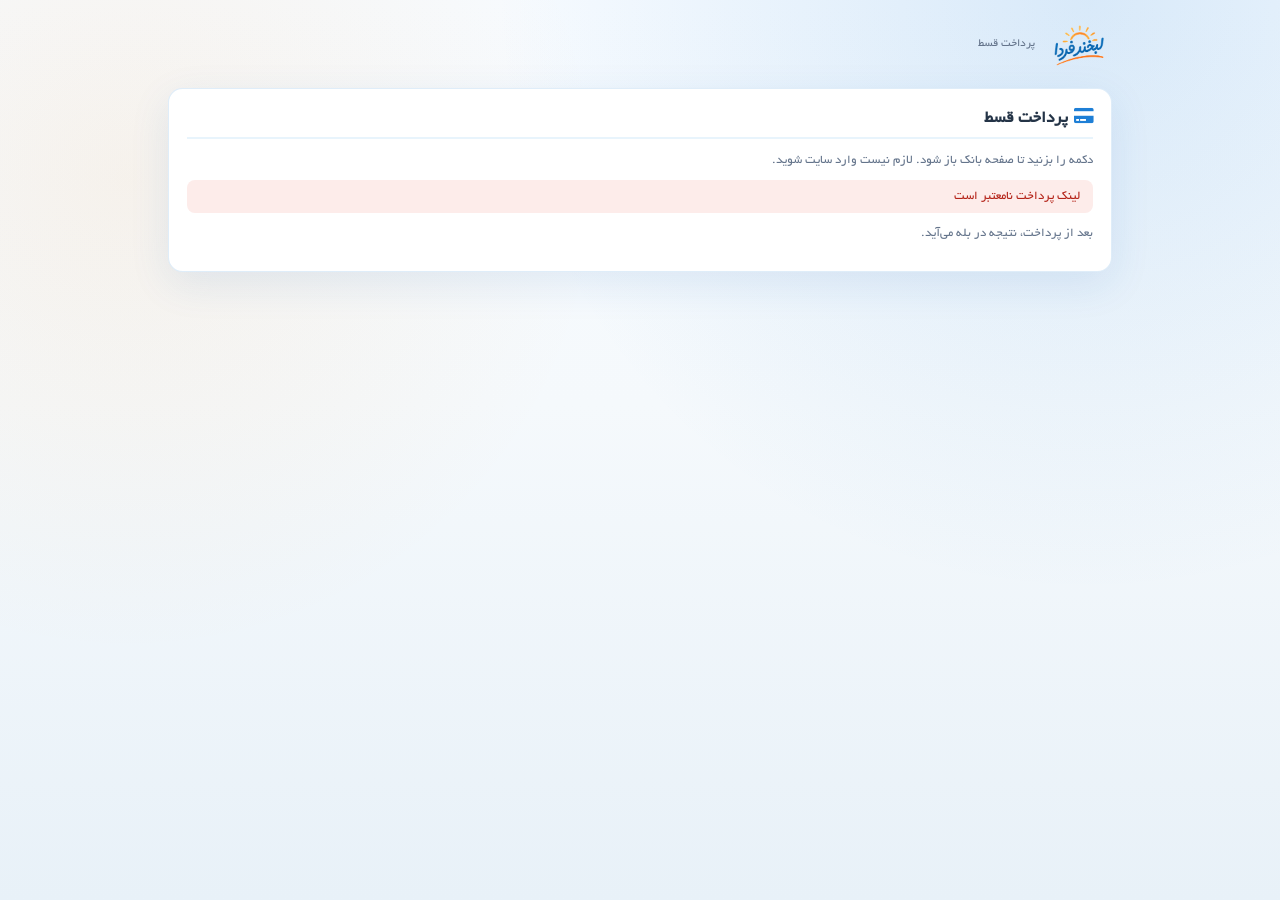
<file: WebApplication/wwwroot/pay-installment.html>
<!DOCTYPE html>
<html lang="fa" dir="rtl">
<head>
  <meta charset="UTF-8" />
  <meta name="viewport" content="width=device-width, initial-scale=1, viewport-fit=cover" />
  <title>پرداخت قسط | لبخند فردا</title>
  <link rel="stylesheet" href="css/site.css?v=20261117f" />
  <link rel="icon" href="images/labkhand-logo.png" />
</head>
<body>
  <div class="page">
    <div class="site-header" data-brand-header data-title="پرداخت قسط"></div>

    <div class="card">
      <h2><i class="fas fa-credit-card icon-green"></i>پرداخت قسط</h2>
      <p class="muted-text">دکمه را بزنید تا صفحه بانک باز شود. لازم نیست وارد سایت شوید.</p>
      <div id="msg" class="msg"></div>
      <div id="content" style="display:none">
        <div class="pay-summary" id="summary"></div>
        <button type="button" class="btn primary block" id="btnPay"><i class="fas fa-university"></i>رفتن به صفحه بانک</button>
      </div>
      <p class="muted-text mt-1">بعد از پرداخت، نتیجه در بله می‌آید.</p>
    </div>
  </div>
  <script src="js/app.js?v=20261117f"></script>
  <script>
    GoodLoan.ready(async function () {
      const G = GoodLoan;
      const token = new URLSearchParams(location.search).get('token');
      if (!token) {
        G.showMsg(G.$('msg'), 'لینک پرداخت نامعتبر است', false);
        return;
      }

      const result = await G.get('/api/payment/installment-link?token=' + encodeURIComponent(token));
      if (!result.res.ok || !result.data.success) {
        G.showMsg(G.$('msg'), (result.data && result.data.message) || 'لینک پرداخت معتبر نیست', false);
        return;
      }

      const info = G.payload(result);
      function toman(n) { return G.formatNumber(Math.round(Number(n || 0) / 10)) + ' تومان'; }
      G.$('content').style.display = 'block';
      G.$('summary').innerHTML =
        '<div><span>نام</span><b>' + (G.pick(info, 'memberName') || '') + '</b></div>' +
        '<div><span>سررسید</span><b>' + (G.pick(info, 'dueDate_Shamsi') || '-') + '</b></div>' +
        '<div><span>مبلغ قسط</span><b>' + toman(G.pick(info, 'installmentAmount')) + '</b></div>' +
        '<div><span>کارمزد بانک</span><b>' + toman(G.pick(info, 'gatewayFeeAmount')) + '</b></div>' +
        '<div class="total"><span>مبلغی که می‌پردازید</span><b>' + toman(G.pick(info, 'payableAmount')) + '</b></div>';

      G.bindClick('btnPay', async function () {
        const btn = G.$('btnPay');
        btn.disabled = true;
        const { data } = await G.post('/api/payment/zarinpal/request', {
          payToken: token,
          paymentType: 1,
          description: 'پرداخت قسط از لینک بله'
        });
        btn.disabled = false;
        if (!data.success) {
          G.showMsg(G.$('msg'), data.message || 'خطا در اتصال به درگاه', false);
          return;
        }
        const gatewayUrl = G.pick(data.data, 'gatewayUrl');
        if (gatewayUrl) location.href = gatewayUrl;
      });
    });
  </script>
</body>
</html>
</file>
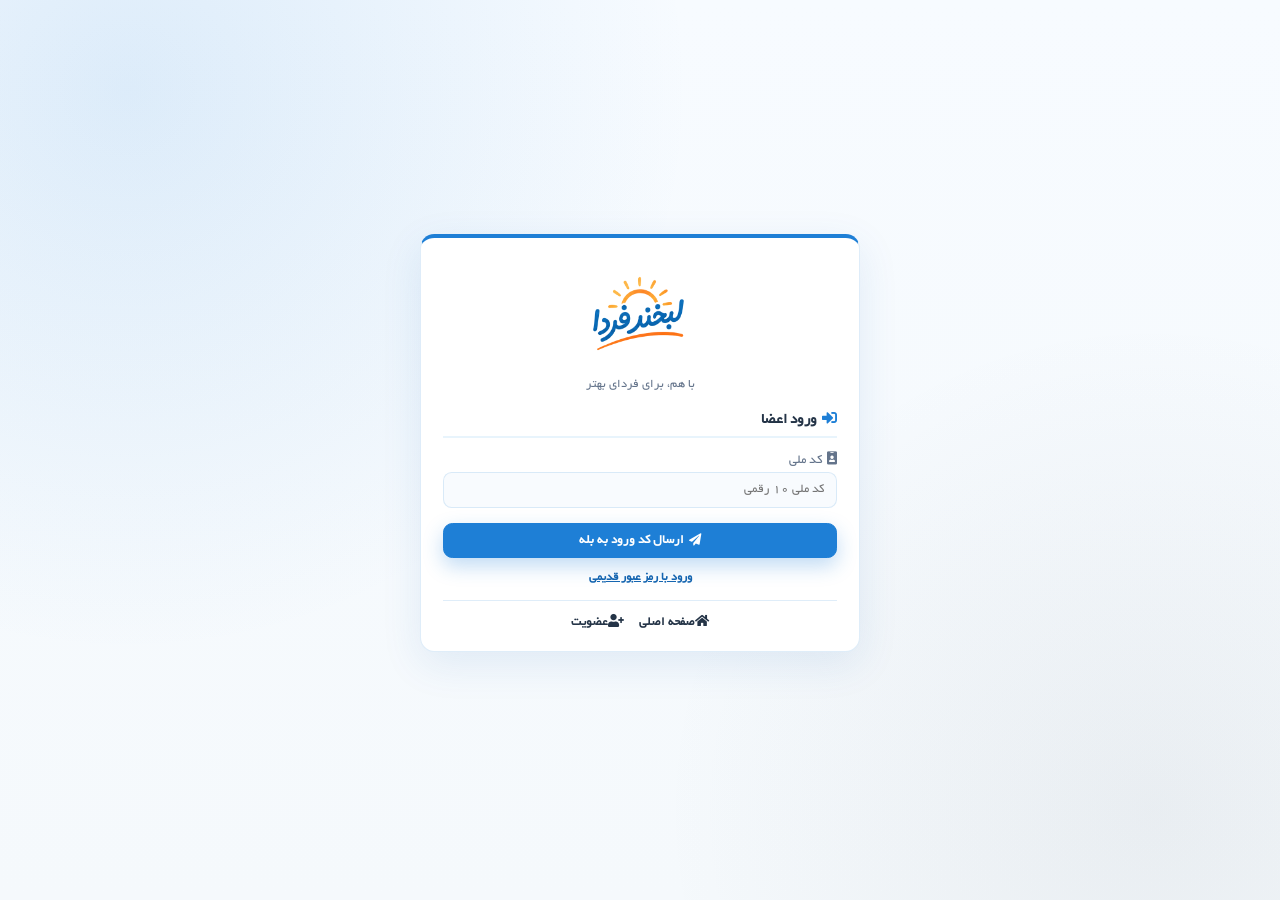
<file: WebApplication/wwwroot/profile.html>
<!DOCTYPE html>
<html lang="fa" dir="rtl">
<head>
  <meta charset="UTF-8" />
  <meta name="viewport" content="width=device-width, initial-scale=1, viewport-fit=cover" />
  <title>پروفایل | لبخند فردا</title>
  <link rel="stylesheet" href="css/site.css?v=20261117f" />
  <link rel="icon" href="images/labkhand-logo.png" />
</head>
<body>
  <div class="page">
    <div class="site-header" data-brand-header data-title="پروفایل کاربر" data-links="panel,home"></div>

    <div class="tab-menu member-subnav">
      <button type="button" class="tab-btn" data-tab="tab-profile"><i class="fas fa-id-card"></i>پروفایل</button>
      <button type="button" class="tab-btn" data-tab="tab-national"><i class="fas fa-address-card"></i>کارت ملی</button>
    </div>

    <div class="card tab-panel" id="tab-profile">
      <h2><i class="fas fa-id-card icon-green"></i>فرم پروفایل</h2>
      <div class="row">
        <div><label>نام</label><input id="firstName" /></div>
        <div><label>نام خانوادگی</label><input id="lastName" /></div>
      </div>
      <div class="row">
        <div><label>جنسیت</label><select id="userGender"><option value="2">مرد</option><option value="1">زن</option></select></div>
        <div><label>تاریخ تولد</label><input id="birthDate_Shamsi" placeholder="1370/01/01" /></div>
      </div>
      <div class="row">
        <div><label>کد پستی</label><input id="postalCode" maxlength="10" /></div>
        <div><label>ایمیل</label><input id="email" /></div>
      </div>
      <label>آدرس</label>
      <textarea id="address" rows="3"></textarea>
      <button type="button" class="btn primary block" id="btnSave"><i class="fas fa-save"></i>ذخیره</button>
      <div id="msg" class="msg"></div>
    </div>

    <div class="card tab-panel" id="tab-national">
      <h2><i class="fas fa-address-card icon-green"></i>آپلود کارت ملی</h2>
      <input type="file" id="nationalFile" accept="image/*" />
      <button type="button" class="btn dark block" id="btnUpload"><i class="fas fa-cloud-upload-alt"></i>ارسال</button>
      <div id="uploadMsg" class="msg"></div>
    </div>
  </div>
  <script src="js/app.js?v=20261117f"></script>
  <script>
    GoodLoan.ready(function () {
      const G = GoodLoan;
      const userId = G.getUserId();
      if (!userId) { location.href = 'login.html?return=profile.html'; return; }

      G.initTabs('tab-profile');

      async function load() {
        const result = await G.get('/api/user/' + userId);
        if (!result.res.ok) return;
        const data = G.payload(result);
        ['firstName','lastName','postalCode','email','address','birthDate_Shamsi'].forEach(function (k) {
          if (G.$(k) && G.pick(data, k) != null) G.$(k).value = G.pick(data, k);
        });
        if (G.pick(data, 'userGender')) G.$('userGender').value = G.pick(data, 'userGender');
      }

      G.bindClick('btnSave', async function () {
        const { data } = await G.put('/api/user/profile', {
          userId: userId,
          firstName: G.$('firstName').value,
          lastName: G.$('lastName').value,
          postalCode: G.$('postalCode').value,
          address: G.$('address').value,
          userGender: Number(G.$('userGender').value),
          birthDate_Shamsi: G.$('birthDate_Shamsi').value,
          email: G.$('email').value
        });
        G.showMsg(G.$('msg'), data.message || 'خطا', data.success);
      });

      G.bindClick('btnUpload', async function () {
        const file = G.$('nationalFile').files[0];
        if (!file) return G.showMsg(G.$('uploadMsg'), 'فایل انتخاب نشده', false);
        const fd = new FormData();
        fd.append('file', file);
        try {
          const res = await fetch('/api/upload/national-id/' + userId, { method: 'POST', body: fd });
          const raw = await res.json();
          const data = G.normalizeApi(raw, res.ok);
          G.showMsg(G.$('uploadMsg'), data.message || 'خطا', data.success);
        } catch (e) {
          G.showMsg(G.$('uploadMsg'), 'خطا در آپلود — سرور در دسترس نیست', false);
        }
      });

      load();
    });
  </script>
</body>
</html>
</file>
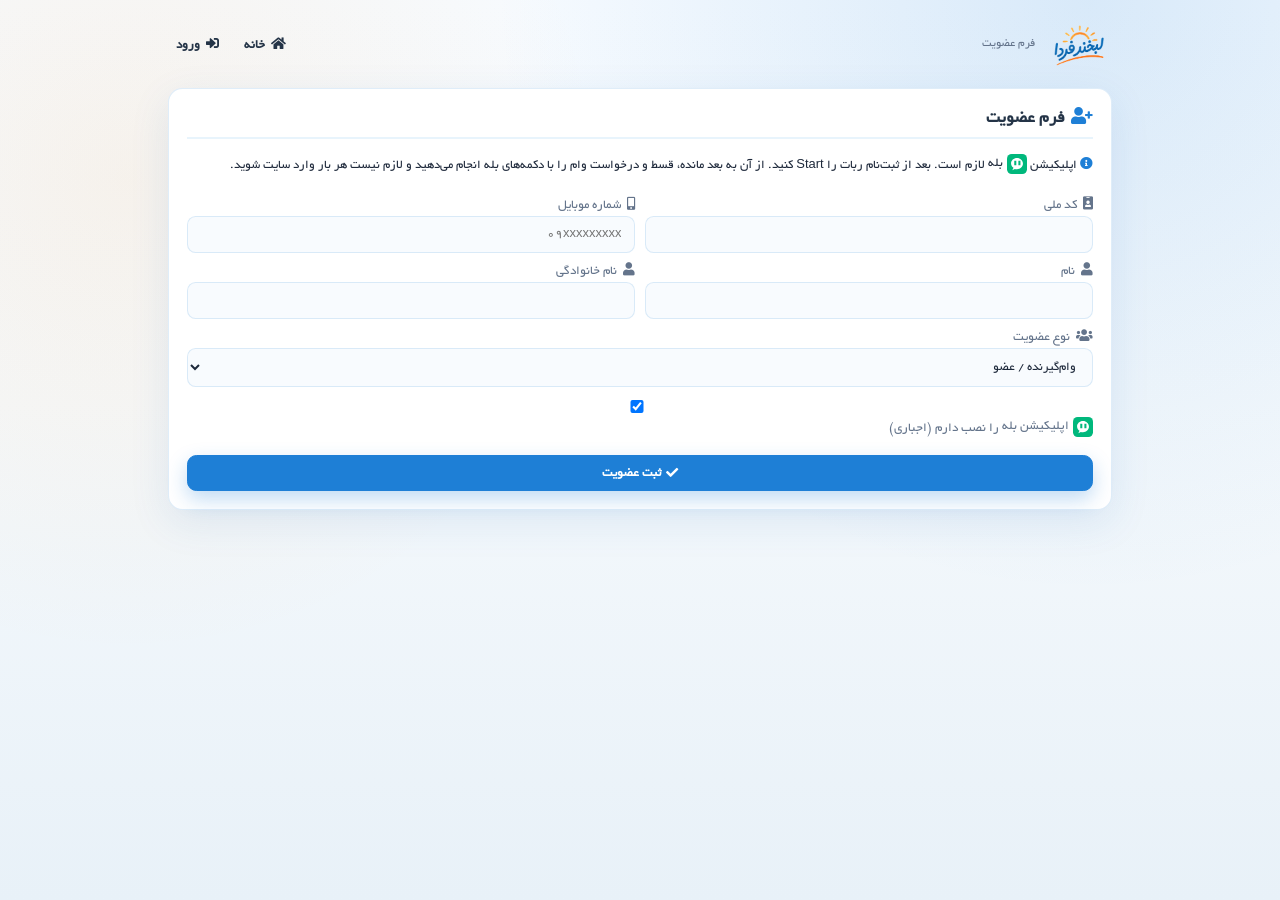
<file: WebApplication/wwwroot/register.html>
<!DOCTYPE html>
<html lang="fa" dir="rtl">
<head>
  <meta charset="UTF-8" />
  <meta name="viewport" content="width=device-width, initial-scale=1, viewport-fit=cover" />
  <title>عضویت | لبخند فردا</title>
  <link rel="stylesheet" href="css/site.css?v=20261117f" />
  <link rel="icon" href="images/labkhand-logo.png" />
</head>
<body>
  <div class="page">
    <div class="site-header" data-brand-header data-title="فرم عضویت" data-links="home,login"></div>
    <div class="card">
      <h2><i class="fas fa-user-plus icon-green"></i>فرم عضویت</h2>
      <p><i class="fas fa-info-circle icon-green"></i> اپلیکیشن <span class="bale-inline bale-inline--md"><img src="images/bale-logo.svg" alt="" class="bale-logo" />بله</span> لازم است. بعد از ثبت‌نام ربات را Start کنید. از آن به بعد مانده، قسط و درخواست وام را با دکمه‌های بله انجام می‌دهید و لازم نیست هر بار وارد سایت شوید.</p>
      <div class="row">
        <div><label><i class="fas fa-id-badge"></i>کد ملی</label><input id="nationalCode" maxlength="10" /></div>
        <div><label><i class="fas fa-mobile-alt"></i>شماره موبایل</label><input id="mobile" maxlength="11" placeholder="09xxxxxxxxx" /></div>
      </div>
      <div class="row">
        <div><label><i class="fas fa-user"></i>نام</label><input id="firstName" /></div>
        <div><label><i class="fas fa-user"></i>نام خانوادگی</label><input id="lastName" /></div>
      </div>
      <div>
        <label><i class="fas fa-users"></i>نوع عضویت</label>
        <select id="roleType">
          <option value="2">وام‌گیرنده / عضو</option>
          <option value="3">خیر (کمک‌کننده)</option>
        </select>
      </div>
      <div id="donationBox" style="display:none">
        <label><i class="fas fa-hand-holding-heart"></i>مبلغ کمک ماهانه (ریال)</label>
        <input id="monthlyDonationAmount" type="text" class="amount-input" inputmode="numeric" placeholder="مثال: 500,000" />
      </div>
      <label><input type="checkbox" id="hasBaleApp" checked /> <span class="bale-inline bale-inline--md"><img src="images/bale-logo.svg" alt="" class="bale-logo" />اپلیکیشن بله</span> را نصب دارم (اجباری)</label>
      <button type="button" class="btn primary block" id="btnRegister"><i class="fas fa-check"></i>ثبت عضویت</button>
      <div id="msg" class="msg"></div>
      <div id="baleBox" class="card" style="display:none">
        <h2><span class="bale-inline bale-inline--md"><img src="images/bale-logo.svg" alt="" class="bale-logo" />اتصال به ربات بله</span></h2>
        <p id="baleHelp"></p>
        <p><a id="botLink" class="btn primary" target="_blank" rel="noopener"><img src="images/bale-logo.svg" alt="" class="bale-btn-logo" />باز کردن ربات بله و Start</a></p>
        <button type="button" class="btn dark" id="btnPoll"><i class="fas fa-sync-alt"></i>بررسی اتصال <span class="bale-inline"><img src="images/bale-logo.svg" alt="" class="bale-logo" />بله</span></button>
        <div id="pollMsg" class="msg"></div>
      </div>
    </div>
  </div>
  <script src="js/app.js?v=20261117f"></script>
  <script>
    GoodLoan.ready(function () {
      const G = GoodLoan;
      G.$('roleType').addEventListener('change', function () {
        G.$('donationBox').style.display = G.$('roleType').value === '3' ? 'block' : 'none';
      });

      G.bindAmountInputs('.amount-input');

      G.bindClick('btnRegister', async function () {
        const btn = G.$('btnRegister');
        btn.disabled = true;
        const donation = G.getAmountValue('monthlyDonationAmount');
        const { data } = await G.post('/api/user/register', {
          nationalCode: G.$('nationalCode').value.trim(),
          mobile: G.$('mobile').value.trim(),
          firstName: G.$('firstName').value.trim(),
          lastName: G.$('lastName').value.trim(),
          roleType: Number(G.$('roleType').value),
          hasBaleApp: G.$('hasBaleApp').checked,
          monthlyDonationAmount: donation > 0 ? donation : null
        });
        btn.disabled = false;
        G.showMsg(G.$('msg'), data.message || 'خطا در ثبت‌نام', data.success);
        if (!data.success) return;

        const nationalCode = G.toEnglishDigits(G.$('nationalCode').value).trim();
        location.href = 'login.html?registered=1&nationalCode=' + encodeURIComponent(nationalCode);
      });

      G.bindClick('btnPoll', async function () {
        const { data } = await G.post('/api/bale/poll', {});
        G.showMsg(G.$('pollMsg'), data.message || 'خطا', data.success);
      });
    });
  </script>
</body>
</html>
</file>
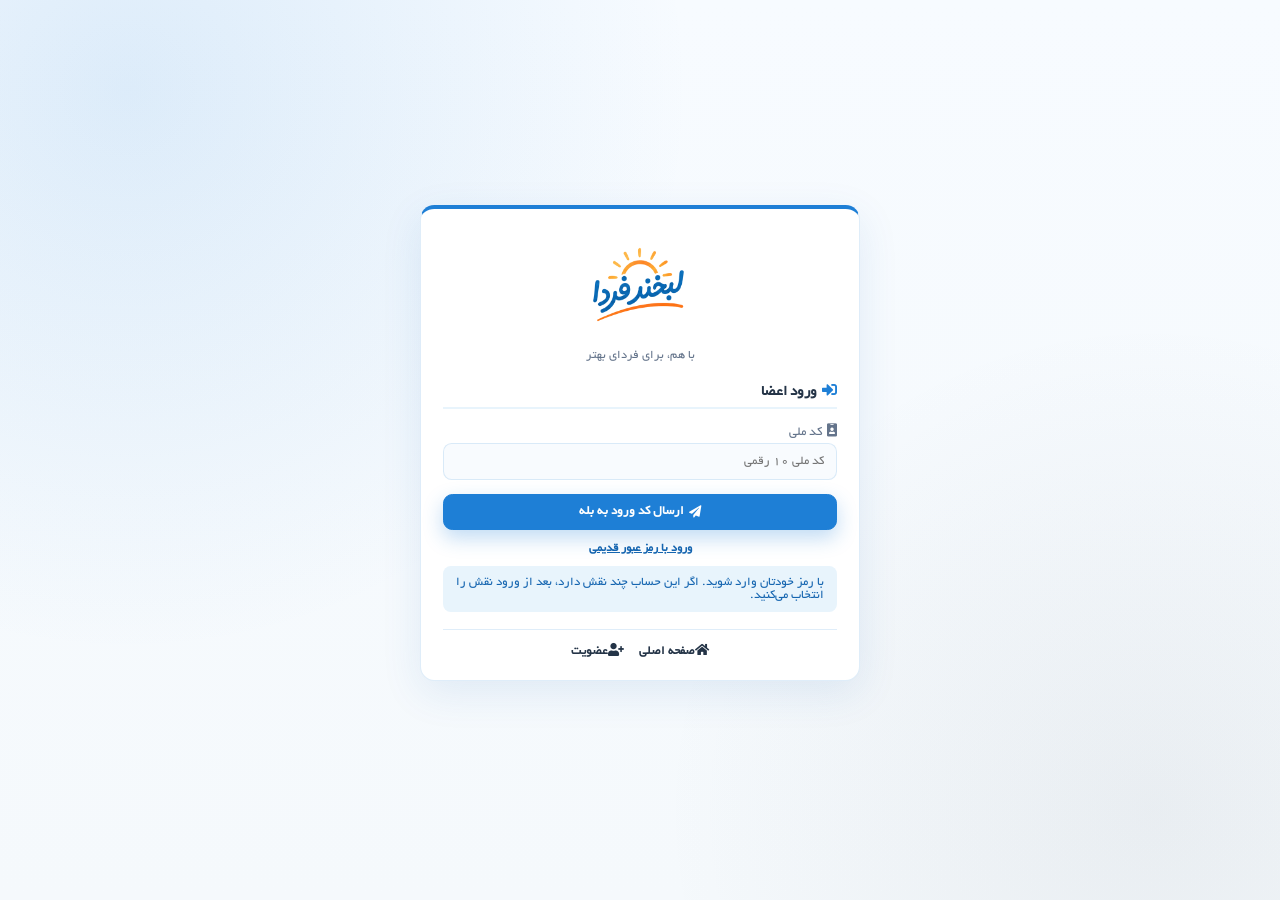
<file: WebApplication/wwwroot/reports.html>
<!DOCTYPE html>
<html lang="fa" dir="rtl">
<head>
  <meta charset="UTF-8" />
  <meta name="viewport" content="width=device-width, initial-scale=1, viewport-fit=cover" />
  <title>گزارش مدیریتی | لبخند فردا</title>
  <link rel="stylesheet" href="css/site.css?v=20261117f" />
  <link rel="icon" href="images/labkhand-logo.png" />
</head>
<body class="admin-page">
  <div class="page">
    <div class="site-header" data-brand-header data-title="گزارش مدیریتی" data-links="home,panel"></div>

    <div id="adminNavBar" class="admin-nav-bar no-print"></div>

    <div id="accessDenied" data-access-denied data-return="reports.html" style="display:none"></div>

    <div id="reportContent" style="display:none">
      <div class="card">
        <div class="report-header">
          <div>
            <h2><i class="fas fa-chart-pie icon-green"></i>گزارش مدیریتی صندوق</h2>
            <p id="reportDate">تاریخ گزارش: —</p>
          </div>
          <div class="actions no-print">
            <button type="button" class="btn dark" id="btnRefresh"><i class="fas fa-sync"></i>بروزرسانی</button>
            <button type="button" class="btn primary" id="btnPrint"><i class="fas fa-print"></i>چاپ گزارش</button>
          </div>
        </div>

        <div class="report-summary" id="reportSummary"></div>
      </div>

      <div class="card">
        <h3><i class="fas fa-calendar-alt icon-green"></i>ورودی‌های ماهانه صندوق</h3>
        <p class="lead">مجموع واریزی‌ها، اقساط دریافتی و شارژهای دستی ثبت‌شده در دفتر صندوق (به تفکیک ماه شمسی).</p>
        <div class="table-scroll">
          <table>
            <thead>
              <tr>
                <th>ماه</th>
                <th>تعداد تراکنش</th>
                <th>جمع ورودی (ریال)</th>
              </tr>
            </thead>
            <tbody id="monthlyBody"></tbody>
            <tfoot>
              <tr id="monthlyTotalRow" style="display:none">
                <td>جمع کل</td>
                <td id="totalTxCount">0</td>
                <td class="amount" id="totalInflow">0</td>
              </tr>
            </tfoot>
          </table>
        </div>
      </div>
    </div>
  </div>
  <script src="js/app.js?v=20261117f"></script>
  <script>
    GoodLoan.ready(async function () {
      const G = GoodLoan;
      const managerId = await G.requireManager();
      if (!managerId) {
        G.$('accessDenied').style.display = 'block';
        return;
      }

      G.$('reportContent').style.display = 'block';
      G.renderAdminNav('adminNavBar', { page: 'reports' });
      G.initPageTables('#reportContent');

      async function loadReport() {
        const result = await G.get('/api/admin/reports/management?managerUserId=' + managerId);
        if (!result.res.ok) return;

        const r = G.payload(result) || {};
        const monthLabel = G.pick(r, 'reportDate_Shamsi') || '';
        G.$('reportDate').textContent = 'تاریخ گزارش: ' + monthLabel;

        G.$('reportSummary').innerHTML = `
          <div class="report-card">
            <span class="label"><i class="fas fa-wallet"></i> موجودی / سرمایه صندوق</span>
            <span class="value">${G.money(G.pick(r, 'fundBalance'))}</span>
            <span class="sub">مانده لحظه‌ای دفتر صندوق</span>
          </div>
          <div class="report-card">
            <span class="label"><i class="fas fa-hand-holding-usd"></i> تعداد وام‌های بدهکار</span>
            <span class="value">${G.formatNumber(G.pick(r, 'debtorLoansCount') || 0)}</span>
            <span class="sub">جمع بدهی باقی‌مانده: ${G.money(G.pick(r, 'totalDebtAmount'))}</span>
          </div>
          <div class="report-card">
            <span class="label"><i class="fas fa-file-invoice-dollar"></i> تعداد وام‌های پرداخت‌شده</span>
            <span class="value">${G.formatNumber(G.pick(r, 'disbursedLoansCount') || 0)}</span>
            <span class="sub">جمع مبالغ پرداخت‌شده: ${G.money(G.pick(r, 'totalDisbursedAmount'))}</span>
          </div>
          <div class="report-card">
            <span class="label"><i class="fas fa-arrow-down"></i> ورودی ماه جاری</span>
            <span class="value">${G.money(G.pick(r, 'currentMonthInflow'))}</span>
            <span class="sub">واریزی‌ها و دریافتی‌های ماه شمسی جاری</span>
          </div>`;

        const monthly = G.pick(r, 'monthlyInflows') || [];
        let totalAmount = 0;
        let totalCount = 0;

        G.$('monthlyBody').innerHTML = monthly.length ? monthly.map(function (m) {
          const amount = Number(G.pick(m, 'totalAmount') || 0);
          const count = Number(G.pick(m, 'transactionCount') || 0);
          totalAmount += amount;
          totalCount += count;
          return '<tr><td>' + (G.pick(m, 'monthLabel') || '') + '</td><td>' + G.formatNumber(count) + '</td><td class="amount">' + G.money(amount) + '</td></tr>';
        }).join('') : '<tr><td colspan="3">تراکنش ورودی ثبت نشده</td></tr>';

        if (monthly.length) {
          G.$('monthlyTotalRow').style.display = '';
          G.$('totalTxCount').textContent = G.formatNumber(totalCount);
          G.$('totalInflow').textContent = G.money(totalAmount);
        } else {
          G.$('monthlyTotalRow').style.display = 'none';
        }

        G.refreshDataTable('monthlyBody');
      }

      G.bindClick('btnRefresh', loadReport);
      G.bindClick('btnPrint', function () { window.print(); });

      loadReport();
    });
  </script>
</body>
</html>
</file>
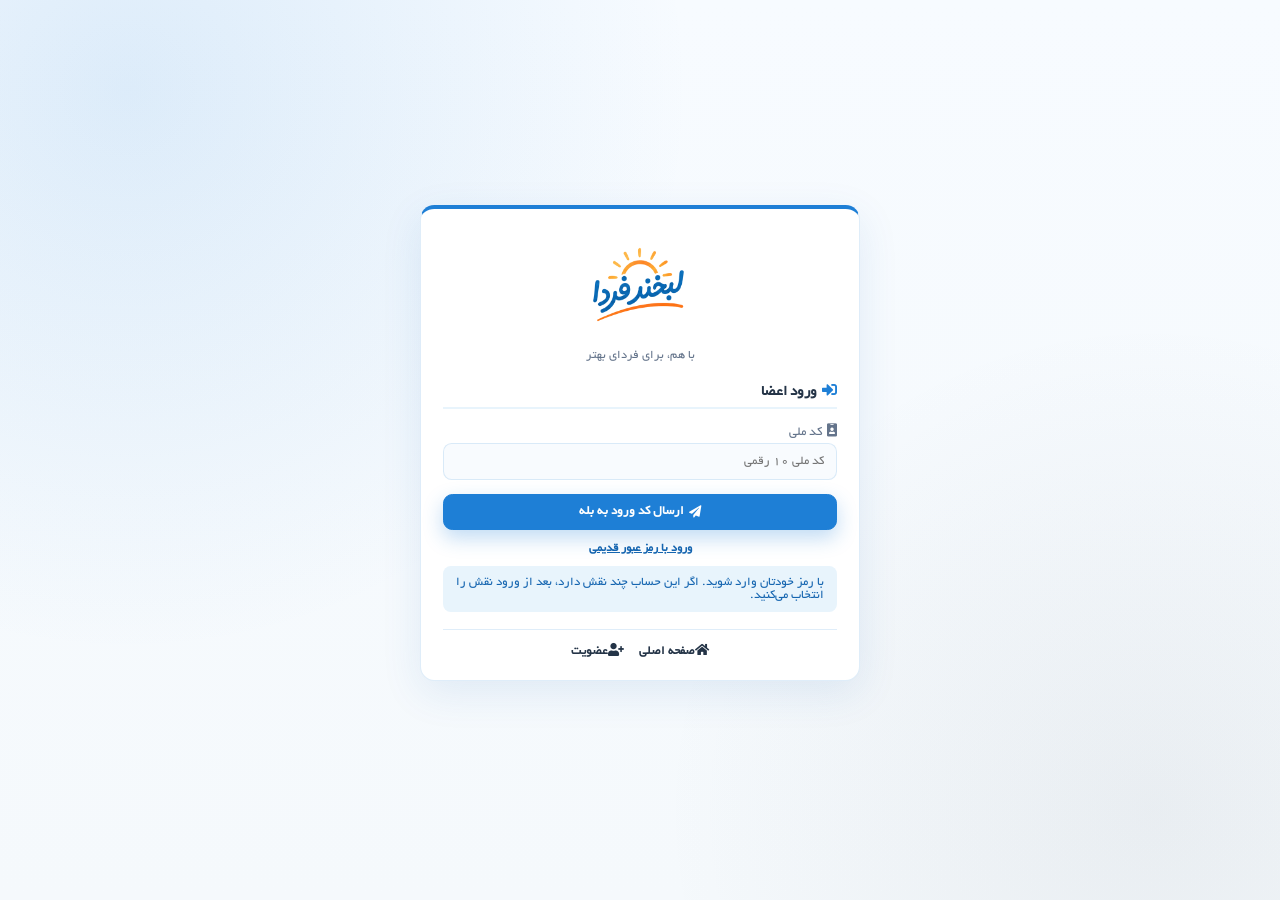
<file: WebApplication/wwwroot/roles.html>
<!DOCTYPE html>
<html lang="fa" dir="rtl">
<head>
  <meta charset="UTF-8" />
  <meta name="viewport" content="width=device-width, initial-scale=1, viewport-fit=cover" />
  <title>نقش‌ها و دسترسی منو | لبخند فردا</title>
  <link rel="stylesheet" href="css/site.css?v=20261117f" />
  <link rel="icon" href="images/labkhand-logo.png" />
</head>
<body class="admin-page">
  <div class="page">
    <div class="site-header" data-brand-header data-title="نقش‌ها و دسترسی منو" data-links="home,panel"></div>

    <div id="adminNavBar" class="admin-nav-bar"></div>

    <div id="accessDenied" data-access-denied data-return="roles.html" style="display:none"></div>

    <div id="rolesContent" style="display:none">
      <div class="tab-menu admin-subnav">
        <button type="button" class="tab-btn" data-tab="tab-roles"><i class="fas fa-users-cog"></i>نقش‌ها و دسترسی</button>
        <button type="button" class="tab-btn" data-tab="tab-menus"><i class="fas fa-bars"></i>تعریف منو</button>
      </div>

      <div class="card tab-panel" id="tab-roles">
        <div class="roles-layout">
          <div>
            <h3><i class="fas fa-user-tag icon-green"></i>نقش‌ها</h3>
            <ul class="role-list" id="roleList"></ul>
            <hr />
            <label>نام نقش جدید</label>
            <input id="newRoleName" placeholder="مثلاً کارشناس" />
            <label>توضیحات</label>
            <input id="newRoleDesc" />
            <button type="button" class="btn primary block" id="btnAddRole"><i class="fas fa-plus"></i>افزودن نقش</button>
          </div>
          <div>
            <h3><i class="fas fa-key icon-green"></i>دسترسی منو برای: <span id="selectedRoleName">—</span></h3>
            <p id="selectedRoleMeta" class="lead">یک نقش را از لیست انتخاب کنید.</p>
            <div class="menu-grid" id="menuGrid"></div>
            <div class="actions">
              <button type="button" class="btn dark" id="btnSaveAccess" disabled><i class="fas fa-save"></i>ذخیره دسترسی‌ها</button>
              <button type="button" class="btn danger" id="btnDeleteRole" disabled><i class="fas fa-trash"></i>حذف نقش</button>
            </div>
          </div>
        </div>
        <div id="msg" class="msg"></div>
      </div>

      <div class="card tab-panel" id="tab-menus">
        <h2><i class="fas fa-bars icon-green"></i>تعریف منوی جدید</h2>
        <div class="row">
          <div><label>عنوان منو</label><input id="menuTitle" placeholder="پنل گزارش‌ها" /></div>
          <div><label>آدرس صفحه</label><input id="menuUrl" placeholder="reports.html" /></div>
        </div>
        <div class="row">
          <div><label>شناسه کنترل</label><input id="menuControlId" placeholder="reports" /></div>
          <div><label>توضیحات</label><input id="menuDesc" /></div>
        </div>
        <button type="button" class="btn primary block" id="btnAddMenu"><i class="fas fa-plus"></i>افزودن منو</button>
        <div id="menuMsg" class="msg"></div>
        <h3>منوهای موجود</h3>
        <div class="table-scroll"><table><thead><tr><th>شناسه</th><th>عنوان</th><th>آدرس</th><th>کنترل</th></tr></thead><tbody id="menuTableBody"></tbody></table></div>
      </div>
    </div>
  </div>
  <script src="js/app.js?v=20261117f"></script>
  <script>
    GoodLoan.ready(async function () {
      const G = GoodLoan;
      const managerId = await G.requireManager();
      if (!managerId) {
        G.$('accessDenied').style.display = 'block';
        return;
      }

      G.$('rolesContent').style.display = 'block';
      G.renderAdminNav('adminNavBar', { page: 'roles' });
      G.initTabs('tab-roles');
      G.initPageTables('#rolesContent');

      let roles = [];
      let menus = [];
      let selectedRoleId = 0;
      let selectedMenuIds = [];

      function renderRoles() {
        G.$('roleList').innerHTML = roles.map(function (r) {
          const active = Number(G.pick(r, 'roleId')) === selectedRoleId ? ' active' : '';
          return '<li class="role-item' + active + '" data-id="' + G.pick(r, 'roleId') + '">' +
            '<div><strong>' + (G.pick(r, 'roleName') || '') + '</strong>' +
            '<small>' + (G.pick(r, 'userCount') || 0) + ' کاربر</small></div>' +
            '<i class="fas fa-chevron-left"></i></li>';
        }).join('');
      }

      function renderMenuGrid() {
        G.$('menuGrid').innerHTML = menus.map(function (m) {
          const id = G.pick(m, 'userSubMenuId');
          const checked = selectedMenuIds.indexOf(id) >= 0 ? ' checked' : '';
          return '<label class="menu-check"><input type="checkbox" class="menu-cb" value="' + id + '"' + checked + ' />' +
            '<div><strong>' + (G.pick(m, 'menuTitle') || '') + '</strong>' +
            '<span>' + (G.pick(m, 'selectorID') || '') + '</span></div></label>';
        }).join('');
      }

      function renderMenuTable() {
        G.$('menuTableBody').innerHTML = menus.map(function (m) {
          return '<tr><td>' + G.pick(m, 'userSubMenuId') + '</td><td>' + (G.pick(m, 'menuTitle') || '') + '</td><td>' + (G.pick(m, 'selectorID') || '') + '</td><td>' + (G.pick(m, 'controlID') || '') + '</td></tr>';
        }).join('');
        G.refreshDataTable('menuTableBody');
      }

      function selectRole(roleId) {
        selectedRoleId = roleId;
        const role = roles.find(function (r) { return Number(G.pick(r, 'roleId')) === roleId; });
        if (!role) return;
        selectedMenuIds = (G.pick(role, 'menuIds') || []).map(Number);
        G.$('selectedRoleName').textContent = G.pick(role, 'roleName') || '';
        G.$('selectedRoleMeta').textContent = (G.pick(role, 'description') || 'بدون توضیح') + ' — ' + (G.pick(role, 'userCount') || 0) + ' کاربر';
        G.$('btnSaveAccess').disabled = false;
        G.$('btnDeleteRole').disabled = Number(G.pick(role, 'userCount')) > 0;
        renderRoles();
        renderMenuGrid();
      }

      async function load() {
        const r = await G.get('/api/roles?managerUserId=' + managerId);
        const m = await G.get('/api/roles/menus?managerUserId=' + managerId);
        roles = G.payload(r) || [];
        menus = G.payload(m) || [];
        if (!selectedRoleId && roles.length) selectRole(Number(G.pick(roles[0], 'roleId')));
        else renderRoles();
        renderMenuGrid();
        renderMenuTable();
      }

      G.$('roleList').addEventListener('click', function (e) {
        const item = e.target.closest('.role-item');
        if (!item) return;
        selectRole(Number(item.getAttribute('data-id')));
      });

      G.$('menuGrid').addEventListener('change', function (e) {
        if (!e.target.classList.contains('menu-cb')) return;
        const id = Number(e.target.value);
        if (e.target.checked) {
          if (selectedMenuIds.indexOf(id) < 0) selectedMenuIds.push(id);
        } else {
          selectedMenuIds = selectedMenuIds.filter(function (x) { return x !== id; });
        }
      });

      G.bindClick('btnAddRole', async function () {
        const { data } = await G.post('/api/roles', {
          managerUserId: managerId,
          roleName: G.$('newRoleName').value,
          description: G.$('newRoleDesc').value
        });
        G.showMsg(G.$('msg'), data.message || 'خطا', data.success);
        if (!data.success) return;
        G.$('newRoleName').value = '';
        G.$('newRoleDesc').value = '';
        await load();
        if (data.data && data.data.roleId) selectRole(Number(data.data.roleId));
      });

      G.bindClick('btnSaveAccess', async function () {
        if (!selectedRoleId) return;
        const { data } = await G.put('/api/roles/access', {
          managerUserId: managerId,
          roleId: selectedRoleId,
          menuIds: selectedMenuIds
        });
        G.showMsg(G.$('msg'), data.message || 'خطا', data.success);
        if (data.success) load();
      });

      G.bindClick('btnDeleteRole', async function () {
        if (!selectedRoleId) return;
        if (!confirm('این نقش حذف شود؟')) return;
        const result = await G.del('/api/roles/' + selectedRoleId + '?managerUserId=' + managerId);
        G.showMsg(G.$('msg'), result.data.message || 'خطا', result.data.success);
        if (!result.data.success) return;
        selectedRoleId = 0;
        load();
      });

      G.bindClick('btnAddMenu', async function () {
        const { data } = await G.post('/api/roles/menus', {
          managerUserId: managerId,
          menuTitle: G.$('menuTitle').value,
          selectorId: G.$('menuUrl').value,
          controlId: G.$('menuControlId').value,
          description: G.$('menuDesc').value
        });
        G.showMsg(G.$('menuMsg'), data.message || 'خطا', data.success);
        if (!data.success) return;
        G.$('menuTitle').value = '';
        G.$('menuUrl').value = '';
        G.$('menuControlId').value = '';
        G.$('menuDesc').value = '';
        load();
      });

      load();
    });
  </script>
</body>
</html>
</file>
<file: WebApplication/wwwroot/css/site.css>
﻿@import url("fonts/fontawesome/css/all.min.css");

@font-face {
  font-family: "Far_Yekan";
  src: url("fonts/Far_Yekan.woff") format("woff");
  font-weight: normal;
  font-style: normal;
  font-display: swap;
}

:root {
  /* تم لبخند فردا — آبی و نارنجی */
  --brand-blue: #1e7fd6;
  --brand-blue-deep: #1565b0;
  --brand-blue-soft: #e8f4fc;
  --brand-orange: #f28c1a;
  --brand-orange-deep: #d97706;
  --brand-orange-soft: #fff4e6;
  /* نام‌های قدیمی برای سازگاری با صفحات موجود */
  --brand-green: var(--brand-blue);
  --brand-green-deep: var(--brand-blue-deep);
  --brand-green-soft: var(--brand-blue-soft);
  --brand-gold: var(--brand-orange);
  --brand-gold-deep: var(--brand-orange-deep);
  --brand-gold-soft: var(--brand-orange-soft);
  --brand-charcoal: #243447;
  --brand-charcoal-soft: #334155;
  --brand-white: #ffffff;
  --ink: #1e293b;
  --muted: #64748b;
  --page-bg: #f5f9fc;
  --card: #ffffff;
  --line: rgba(30, 127, 214, 0.14);
  --ok: #1565b0;
  --err: #b42318;
  --shadow: 0 12px 40px rgba(30, 100, 180, 0.1);
  --font: "Far_Yekan", "Tahoma", sans-serif;
  font-family: var(--font);
  font-size: 0.9rem;
}

* { box-sizing: border-box; }

body {
  margin: 0;
  color: var(--ink);
  min-height: 100vh;
  font-family: var(--font);
  font-size: 0.9rem;
  background:
    radial-gradient(circle at 85% 0%, rgba(30, 127, 214, 0.14), transparent 42%),
    radial-gradient(circle at 10% 20%, rgba(242, 140, 26, 0.08), transparent 35%),
    linear-gradient(180deg, #f7fbff 0%, var(--page-bg) 45%, #e8f1f8 100%);
}

.page {
  max-width: 980px;
  margin: 0 auto;
  padding: 1.25rem 1.25rem 3rem;
}

.site-header {
  display: flex;
  align-items: center;
  justify-content: space-between;
  gap: 1rem;
  margin-bottom: 1.25rem;
  flex-wrap: wrap;
}

.brand-lockup {
  display: flex;
  align-items: center;
  gap: .85rem;
  text-decoration: none;
  color: inherit;
}

.brand-lockup img {
  width: auto;
  height: 52px;
  max-width: 140px;
  border-radius: 0;
  object-fit: contain;
  object-position: center;
  box-shadow: none;
  background: transparent;
}

.brand-lockup .titles strong {
  display: none;
}

.brand-lockup .titles span {
  display: block;
  font-size: .82rem;
  color: var(--muted);
}

.nav {
  display: flex;
  gap: .65rem;
  flex-wrap: wrap;
  align-items: center;
}

.nav a {
  color: var(--brand-charcoal);
  text-decoration: none;
  font-weight: 600;
  font-size: .92rem;
  padding: .35rem .55rem;
  border-radius: .45rem;
}

.nav a:hover {
  background: var(--brand-green-soft);
  color: var(--brand-green-deep);
}

.hero {
  position: relative;
  overflow: hidden;
  padding: 2.75rem 1.5rem 2.4rem;
  border-radius: 1.4rem;
  background:
    linear-gradient(145deg, rgba(36, 52, 71, 0.96) 0%, rgba(61, 61, 61, 0.94) 55%, rgba(36, 52, 71, 0.98) 100%);
  color: var(--brand-white);
  margin-bottom: 1.25rem;
  box-shadow: var(--shadow);
}

.hero::before {
  content: "";
  position: absolute;
  inset: auto -20% -40% auto;
  width: 320px;
  height: 320px;
  border-radius: 50%;
  background: radial-gradient(circle, rgba(30, 127, 214, 0.35), transparent 70%);
  pointer-events: none;
}

.hero-inner {
  position: relative;
  z-index: 1;
  display: grid;
  grid-template-columns: auto 1fr;
  gap: 1.25rem;
  align-items: center;
}

@media (max-width: 700px) {
  .hero-inner { grid-template-columns: 1fr; text-align: center; justify-items: center; }
}

.hero-logo {
  width: 120px;
  height: 120px;
  border-radius: 50%;
  background: var(--brand-charcoal);
  box-shadow: 0 0 0 4px rgba(30, 127, 214, 0.35), 0 10px 30px rgba(0, 0, 0, 0.25);
}

.brand {
  font-size: clamp(1.55rem, 3.4vw, 2.1rem);
  font-weight: 800;
  margin: 0 0 .45rem;
  letter-spacing: -.02em;
  color: var(--brand-white);
}

.hero h1 {
  font-size: clamp(1.05rem, 2.2vw, 1.35rem);
  font-weight: 500;
  margin: 0 0 .7rem;
  color: rgba(255, 255, 255, 0.92);
}

.lead {
  opacity: .88;
  max-width: 34rem;
  line-height: 1.8;
  margin: 0;
  color: rgba(255, 255, 255, 0.82);
  font-size: .98rem;
}

.actions {
  display: flex;
  gap: .75rem;
  margin-top: 1.35rem;
  flex-wrap: wrap;
}

.links {
  display: flex;
  gap: .75rem;
  flex-wrap: wrap;
}

.links a {
  color: var(--brand-charcoal);
  font-weight: 700;
  text-decoration: none;
  padding: .65rem 1rem;
  border-radius: .7rem;
  background: var(--brand-white);
  border: 1px solid var(--line);
  box-shadow: var(--shadow);
}

.links a:hover {
  border-color: var(--brand-green);
  color: var(--brand-green-deep);
}

.card {
  background: var(--card);
  border: 1px solid var(--line);
  border-radius: 1rem;
  padding: 1.25rem;
  margin-bottom: 1rem;
  box-shadow: var(--shadow);
}

.card > h2 {
  margin: 0 0 1rem;
  font-size: 1.2rem;
  color: var(--brand-charcoal);
  padding-bottom: .65rem;
  border-bottom: 2px solid var(--brand-green-soft);
}

label {
  display: block;
  margin: .7rem 0 .3rem;
  font-size: .92rem;
  color: var(--muted);
  font-weight: 500;
}

input.amount-input {
  direction: ltr;
  text-align: left;
  font-variant-numeric: tabular-nums;
}

.stat b,
.amount-text {
  font-variant-numeric: tabular-nums;
  direction: ltr;
  display: inline-block;
}

td.amount {
  font-variant-numeric: tabular-nums;
  direction: ltr;
  text-align: left;
  white-space: nowrap;
}

input, select, textarea {
  width: 100%;
  padding: .75rem .85rem;
  border: 1px solid var(--line);
  border-radius: .6rem;
  background: #f8fbfe;
  font: inherit;
  color: var(--ink);
  transition: border-color .15s ease, box-shadow .15s ease;
}

input:focus, select:focus, textarea:focus {
  outline: none;
  border-color: var(--brand-green);
  box-shadow: 0 0 0 3px rgba(30, 127, 214, 0.18);
  background: #fff;
}

.row {
  display: grid;
  grid-template-columns: 1fr 1fr;
  gap: .75rem;
}

@media (max-width: 700px) {
  .row { grid-template-columns: 1fr; }
}

.btn {
  display: inline-flex;
  align-items: center;
  justify-content: center;
  padding: .72rem 1.15rem;
  border-radius: .65rem;
  border: 1px solid transparent;
  background: transparent;
  color: inherit;
  text-decoration: none;
  cursor: pointer;
  font: inherit;
  font-weight: 600;
  transition: transform .12s ease, background .12s ease, box-shadow .12s ease;
}

.btn:hover { transform: translateY(-1px); }

.btn.primary {
  background: var(--brand-green);
  border-color: var(--brand-green);
  color: var(--brand-white);
  box-shadow: 0 8px 20px rgba(30, 127, 214, 0.28);
}

.btn.primary:hover {
  background: var(--brand-green-deep);
  border-color: var(--brand-green-deep);
}

.btn.dark {
  background: var(--brand-charcoal);
  border-color: var(--brand-charcoal);
  color: var(--brand-white);
}

.btn.ghost {
  border-color: rgba(255, 255, 255, 0.35);
  color: var(--brand-white);
  background: rgba(255, 255, 255, 0.06);
}

.btn.block {
  width: 100%;
  margin-top: 1rem;
}

.msg {
  margin-top: .8rem;
  padding: .7rem .9rem;
  border-radius: .55rem;
  display: none;
}

.msg.show { display: block; }
.msg.ok { background: var(--brand-green-soft); color: var(--ok); }
.msg.err { background: #fdecea; color: var(--err); }

.stats {
  display: grid;
  grid-template-columns: repeat(auto-fit, minmax(140px, 1fr));
  gap: .75rem;
}

.stat {
  display: flex;
  flex-direction: column;
  padding: 1rem;
  border-radius: .85rem;
  background: linear-gradient(180deg, #fff, var(--brand-green-soft));
  border: 1px solid rgba(30, 127, 214, 0.18);
}

.stat b {
  display: block;
  font-size: 1.12rem;
  margin-top: .35rem;
  color: var(--brand-charcoal);
}

.stat span {
  font-size: .8rem;
  color: var(--muted);
}

table {
  width: 100%;
  border-collapse: collapse;
  font-size: .9rem;
}

th, td {
  padding: .65rem .75rem;
  border: 1px solid rgba(30, 127, 214, 0.22);
  text-align: right;
}

th {
  font-size: .8rem;
  color: var(--brand-green-deep);
  font-weight: 700;
  background: linear-gradient(180deg, var(--brand-green-soft), #f0f7fc);
  border-bottom: 2px solid var(--brand-green);
}

tbody tr:nth-child(even) td {
  background: rgba(238, 246, 216, 0.3);
}

tr:hover td {
  background: rgba(30, 127, 214, 0.1);
}

.panel-top {
  display: flex;
  align-items: center;
  justify-content: space-between;
  gap: 1rem;
  flex-wrap: wrap;
  margin-bottom: .5rem;
}

.badge {
  display: inline-flex;
  align-items: center;
  gap: .35rem;
  padding: .3rem .65rem;
  border-radius: 999px;
  background: var(--brand-green-soft);
  color: var(--brand-green-deep);
  font-size: .8rem;
  font-weight: 700;
}

.btn i,
.nav a i,
.links a i,
.card > h2 i,
label i {
  margin-left: .4rem;
}

.btn i { font-size: .95em; }

.stat-icon {
  width: 2rem;
  height: 2rem;
  border-radius: .55rem;
  display: inline-flex;
  align-items: center;
  justify-content: center;
  background: rgba(30, 127, 214, 0.15);
  color: var(--brand-green-deep);
  margin-bottom: .35rem;
}

.badge.is-active { background: #ecfdf3; color: #027a48; }
.badge.is-inactive { background: #fde8e6; color: #9b1c1c; }

.icon-green { color: var(--brand-green); }
.icon-dark { color: var(--brand-charcoal); }
.icon-danger { color: #b42318; }
.icon-warn { color: #9a6700; }

.btn.danger {
  background: #fdecea;
  color: #b42318;
}

.tab-menu {
  display: grid;
  grid-template-columns: repeat(auto-fit, minmax(160px, 1fr));
  gap: .75rem;
  margin-bottom: 1rem;
}

.tab-menu .tab-btn {
  display: flex;
  flex-direction: column;
  align-items: center;
  justify-content: center;
  gap: .45rem;
  min-height: 92px;
  padding: .9rem .7rem;
  border-radius: .9rem;
  border: 1px solid var(--line);
  background: var(--brand-white);
  color: var(--brand-charcoal);
  box-shadow: var(--shadow);
  cursor: pointer;
  font: inherit;
  font-weight: 600;
  text-align: center;
  transition: border-color .15s ease, background .15s ease, transform .12s ease;
}

.tab-menu .tab-btn i {
  margin: 0;
  font-size: 1.35rem;
  color: var(--brand-green);
}

.tab-menu .tab-btn:hover {
  transform: translateY(-2px);
  border-color: var(--brand-green);
}

.tab-menu .tab-btn.active {
  background: var(--brand-charcoal);
  border-color: var(--brand-charcoal);
  color: var(--brand-white);
}

.tab-menu .tab-btn.active i {
  color: var(--brand-green);
}

.tab-panel {
  display: none;
}

.tab-panel.active {
  display: block;
  animation: tabFade .2s ease;
}

@keyframes tabFade {
  from { opacity: 0; transform: translateY(6px); }
  to { opacity: 1; transform: translateY(0); }
}

/* ——— صفحه اصلی ——— */

/* بخش ۱ — منو */
.home-menu {
  background: var(--brand-white);
  border-bottom: 2px solid var(--brand-blue-soft);
  box-shadow: 0 4px 16px rgba(36, 52, 71, 0.06);
  position: sticky;
  top: 0;
  z-index: 100;
}

.home-menu-inner {
  max-width: 1080px;
  margin: 0 auto;
  padding: .65rem 1.15rem;
  display: flex;
  align-items: center;
  justify-content: space-between;
  gap: 1rem;
  flex-wrap: wrap;
}

.home-menu-nav {
  display: flex;
  flex-wrap: wrap;
  gap: .35rem;
  align-items: center;
}

.home-menu-nav a {
  color: var(--brand-charcoal);
  text-decoration: none;
  font-weight: 600;
  font-size: .88rem;
  padding: .45rem .7rem;
  border-radius: .5rem;
  transition: background .15s ease, color .15s ease;
}

.home-menu-nav a:hover,
.home-menu-nav a.active {
  background: var(--brand-green-soft);
  color: var(--brand-green-deep);
}

.home-menu-nav a.active {
  box-shadow: inset 0 -2px 0 var(--brand-green);
}

.home-menu-nav a i {
  margin-left: .35rem;
}

/* بخش ۲ — بنر (نسبت ثابت ۱۹۲۰×۳۲۰ — تصویر را همین اندازه بسازید) */
.home-banner {
  background: var(--page-bg);
  padding: 0;
}

.home-banner-frame {
  width: 100%;
  /* ارتفاع = عرض ÷ ۶  →  همان نسبت ۱۹۲۰:۳۲۰ */
  height: clamp(140px, calc(100vw / 6), 320px);
  margin: 0;
  padding: 0;
  display: flex;
  align-items: center;
  justify-content: center;
}

.home-banner-img {
  width: 100%;
  height: 100%;
  display: block;
  object-fit: contain;
  object-position: center center;
}

.home-section-sep {
  height: 6px;
  background: linear-gradient(90deg, var(--brand-green-deep), var(--brand-green), var(--brand-green-deep));
  box-shadow: 0 4px 12px rgba(30, 127, 214, 0.25);
}

/* بخش ۳ — محتوا */
.home-main {
  background: var(--page-bg);
  padding: 0 0 2.5rem;
  border-top: 1px solid rgba(30, 127, 214, 0.15);
}

.home-main-inner {
  max-width: 960px;
  margin: 0 auto;
  padding: 0 1.15rem;
}

.home-lead-block {
  text-align: center;
  padding: 1.35rem 1rem 1rem;
}

.home-lead-badge {
  display: inline-flex;
  align-items: center;
  gap: .4rem;
  padding: .35rem .85rem;
  margin-bottom: .65rem;
  border-radius: 999px;
  background: var(--brand-white);
  border: 1px solid rgba(30, 127, 214, 0.35);
  color: var(--brand-green-deep);
  font-size: .78rem;
  font-weight: 700;
  box-shadow: 0 4px 14px rgba(30, 127, 214, 0.12);
}

.home-lead-title {
  margin: 0;
  font-size: clamp(1.35rem, 3.5vw, 1.85rem);
  font-weight: 800;
  color: var(--brand-green-deep);
  letter-spacing: -.02em;
  line-height: 1.35;
}

.home-lead-title::after {
  content: "";
  display: block;
  width: 5rem;
  height: 3px;
  margin: .55rem auto 0;
  border-radius: 999px;
  background: linear-gradient(90deg, var(--brand-green), var(--brand-gold), var(--brand-green-deep));
}

.home-content-sep {
  display: flex;
  align-items: center;
  gap: 1rem;
  margin: 2rem 0 1.5rem;
  color: var(--brand-gold-deep);
  font-size: .82rem;
  font-weight: 700;
}

.home-content-sep::before,
.home-content-sep::after {
  content: "";
  flex: 1;
  height: 2px;
  border-radius: 999px;
}

.home-content-sep::before {
  background: linear-gradient(90deg, transparent, var(--brand-gold), var(--brand-green));
}

.home-content-sep::after {
  background: linear-gradient(90deg, var(--brand-green), var(--brand-gold), transparent);
}

.home-content-sep span,
.home-hadith-title {
  display: inline-flex;
  align-items: center;
  gap: .45rem;
  margin: 0;
  padding: .45rem 1.1rem;
  border-radius: 999px;
  background: var(--brand-gold-soft);
  border: 1px solid rgba(242, 140, 26, 0.45);
  color: var(--brand-gold-deep);
  white-space: nowrap;
  box-shadow: 0 4px 12px rgba(242, 140, 26, 0.15);
  font-size: 1.05rem;
  font-weight: 800;
}

.home-content-sep span i,
.home-hadith-title i {
  font-size: .8rem;
  color: var(--brand-gold);
}

.home-lead-sub {
  margin: .55rem 0 0;
  font-size: clamp(.85rem, 2vw, .95rem);
  color: var(--muted);
  font-weight: 500;
  max-width: 32rem;
  margin-left: auto;
  margin-right: auto;
}

.home-features {
  display: grid;
  grid-template-columns: repeat(3, 1fr);
  gap: 1rem;
  margin-bottom: 1.75rem;
}

.home-feature-card {
  text-align: center;
  padding: 1.15rem 1rem;
  border-radius: 1rem;
  background: var(--brand-white);
  border: 1px solid rgba(30, 127, 214, 0.25);
  box-shadow: var(--shadow);
  transition: transform .15s ease, border-color .15s ease, box-shadow .15s ease;
}

.home-feature-card:hover {
  transform: translateY(-3px);
  border-color: var(--brand-green);
  box-shadow: 0 14px 32px rgba(30, 127, 214, 0.18);
}

.home-feature-icon {
  width: 2.75rem;
  height: 2.75rem;
  margin: 0 auto .65rem;
  border-radius: .75rem;
  display: flex;
  align-items: center;
  justify-content: center;
  background: linear-gradient(145deg, var(--brand-green-soft), #fff);
  color: var(--brand-green-deep);
  font-size: 1.15rem;
  border: 1px solid rgba(30, 127, 214, 0.3);
}

.home-feature-card h3 {
  margin: 0 0 .35rem;
  font-size: .95rem;
  color: var(--brand-charcoal);
}

.home-feature-card p {
  margin: 0;
  font-size: .8rem;
  color: var(--muted);
  line-height: 1.7;
}

.home-section-heading {
  text-align: center;
  margin-bottom: 1rem;
}

.home-section-heading h2 {
  margin: 0;
  font-size: 1.1rem;
  color: var(--brand-charcoal);
  font-weight: 800;
}

.home-section-heading h2 i {
  margin-left: .4rem;
  color: var(--brand-gold);
}

.home-section-heading p {
  margin: .35rem 0 0;
  font-size: .82rem;
  color: var(--muted);
}

.glass-card {
  background: var(--brand-white);
  border: 1px solid rgba(30, 127, 214, 0.22);
  border-radius: 1rem;
  padding: 1.15rem 1.35rem;
  box-shadow: var(--shadow);
  transition: transform .15s ease, box-shadow .15s ease, border-color .15s ease;
}

.hadith-item {
  position: relative;
  overflow: hidden;
  display: flex;
  flex-direction: column;
  padding: 1.25rem 1.5rem;
}

.hadith-item::before {
  content: "";
  position: absolute;
  top: 0;
  right: 0;
  left: 0;
  height: 3px;
  background: linear-gradient(90deg, var(--brand-green-deep), var(--brand-gold), var(--brand-green));
}

.hadith-item:hover {
  transform: translateY(-2px);
  border-color: rgba(30, 127, 214, 0.45);
  box-shadow: 0 16px 36px rgba(30, 127, 214, 0.14);
}

.hadith-grid {
  display: grid;
  grid-template-columns: repeat(2, 1fr);
  gap: 1rem;
  margin-bottom: 0;
}

.hadith-item .hadith-head {
  display: flex;
  align-items: center;
  gap: .45rem;
  margin-bottom: .75rem;
  color: var(--brand-green-deep);
  font-weight: 700;
  font-size: .82rem;
}

.hadith-head i {
  font-size: .95rem;
  opacity: .85;
}

.hadith-arabic {
  margin: 0 0 .85rem;
  line-height: 2;
  font-size: 1.12rem;
  color: var(--brand-charcoal);
  font-weight: 700;
  text-align: center;
  direction: rtl;
}

.hadith-fa {
  margin: 0 0 .75rem;
  line-height: 1.9;
  font-size: 1rem;
  color: #444;
  font-weight: 500;
  padding: .75rem 1rem;
  background: var(--brand-green-soft);
  border-radius: .65rem;
  border-right: 3px solid var(--brand-green);
}

.hadith-source {
  margin: 0;
  font-size: .78rem;
  color: var(--muted);
  line-height: 1.6;
  padding-top: .5rem;
  border-top: 1px dashed rgba(30, 127, 214, 0.35);
  text-align: left;
}

.home-inner-sep {
  display: flex;
  align-items: center;
  gap: 1rem;
  margin: 2.25rem 0 1.75rem;
  color: var(--muted);
  font-size: .82rem;
  font-weight: 600;
}

.home-inner-sep::before,
.home-inner-sep::after {
  content: "";
  flex: 1;
  height: 1px;
  background: linear-gradient(90deg, transparent, rgba(30, 127, 214, 0.45), transparent);
}

.home-inner-sep span {
  padding: .35rem .85rem;
  border-radius: 999px;
  background: var(--brand-white);
  border: 1px solid rgba(30, 127, 214, 0.3);
  white-space: nowrap;
}

.home-actions {
  display: grid;
  grid-template-columns: minmax(200px, 1fr) minmax(280px, 1.4fr);
  gap: 1.15rem;
  align-items: stretch;
}

@media (max-width: 720px) {
  .hadith-grid { grid-template-columns: 1fr; }
  .home-features { grid-template-columns: 1fr; }
  .home-actions { grid-template-columns: 1fr; }
  .home-menu-inner { justify-content: center; }
  .home-menu-nav { justify-content: center; }
  .home-banner-frame {
    height: clamp(120px, calc(100vw / 6), 260px);
  }
}

.stat-card {
  display: flex;
  flex-direction: column;
  align-items: center;
  justify-content: center;
  text-align: center;
  padding: 1.5rem 1.25rem;
  min-height: 100%;
  background: linear-gradient(165deg, #fff 0%, var(--brand-green-soft) 100%);
}

.stat-card .stat-icon {
  width: 3rem;
  height: 3rem;
  font-size: 1.25rem;
  margin-bottom: .65rem;
}

.stat-label {
  font-size: .88rem;
  color: var(--muted);
  font-weight: 700;
}

.stat-card b {
  display: block;
  font-size: clamp(2.2rem, 5vw, 2.8rem);
  color: var(--brand-green-deep);
  font-variant-numeric: tabular-nums;
  line-height: 1.15;
  margin: .4rem 0;
}

.stat-card small {
  font-size: .75rem;
  color: var(--muted);
  line-height: 1.65;
  max-width: 14rem;
}

.register-card {
  padding: 1.15rem 1.25rem;
}

.register-card h2 {
  margin: 0 0 .75rem;
  font-size: 1rem;
  color: var(--brand-charcoal);
  padding-bottom: .5rem;
  border-bottom: 2px solid var(--brand-green-soft);
}

.register-card h2 i {
  font-size: .9em;
}

.register-fields {
  display: flex;
  flex-direction: column;
  gap: .5rem;
}

.compact-row {
  display: grid;
  grid-template-columns: 1fr 1fr;
  gap: .5rem;
}

.register-card input,
.register-card select {
  padding: .6rem .7rem;
  font-size: .88rem;
}

.register-card .btn.block {
  margin-top: .4rem;
  padding: .6rem .85rem;
  font-size: .9rem;
}

.compact-check {
  font-size: .8rem;
  color: var(--muted);
  margin: .2rem 0 0;
}

.compact-check input {
  width: auto;
}

.compact-bale {
  margin-top: .65rem;
  padding-top: .65rem;
  border-top: 1px solid var(--line);
  display: flex;
  flex-wrap: wrap;
  align-items: center;
  gap: .4rem;
}

.bale-help-text {
  margin: 0;
  font-size: .78rem;
  color: var(--muted);
  flex: 1 1 100%;
}

.compact-btn {
  padding: .4rem .65rem !important;
  font-size: .8rem !important;
}

.home-page .btn.ghost {
  border-color: var(--line);
  color: var(--brand-charcoal);
  background: #fff;
}

.checkbox-line {
  display: flex;
  align-items: center;
  gap: .35rem;
}

.checkbox-line input {
  width: auto;
}

/* بخش ۴ — دکمه‌های پایین */
.home-footer {
  background: var(--brand-charcoal);
  color: var(--brand-white);
  padding: 1.35rem 0 1.75rem;
  margin-top: 0;
}

.home-footer-inner {
  max-width: 1080px;
  margin: 0 auto;
  padding: 0 1.15rem;
  text-align: center;
}

.home-footer-title {
  margin: 0 0 .85rem;
  font-size: .9rem;
  font-weight: 700;
  color: rgba(255, 255, 255, 0.85);
}

.home-footer-links {
  display: flex;
  flex-wrap: wrap;
  gap: .65rem;
  justify-content: center;
}

.home-footer-links a {
  color: var(--brand-charcoal);
  font-weight: 700;
  text-decoration: none;
  padding: .55rem 1rem;
  border-radius: .65rem;
  background: var(--brand-white);
  border: 1px solid transparent;
  font-size: .85rem;
  transition: transform .12s ease, border-color .12s ease;
}

.home-footer-links a:hover {
  transform: translateY(-2px);
  border-color: var(--brand-green);
  color: var(--brand-green-deep);
}

.home-footer-links a i {
  margin-left: .35rem;
}

.home-footer-copy {
  margin: 1.1rem 0 0;
  font-size: .75rem;
  color: rgba(255, 255, 255, 0.55);
  line-height: 1.6;
}

/* لوگوی بله در متن */
.bale-inline {
  display: inline-flex;
  align-items: center;
  gap: .3rem;
  vertical-align: middle;
  white-space: nowrap;
}

.bale-inline img,
img.bale-logo {
  width: 1.2em;
  height: 1.2em;
  object-fit: contain;
  flex-shrink: 0;
}

.bale-inline--md img {
  width: 20px;
  height: 20px;
}

.bale-btn-logo {
  width: 18px;
  height: 18px;
  object-fit: contain;
}

/* جداول — جستجو، مرتب‌سازی، چاپ، اکسل */
.gl-table-wrap {
  margin-top: .75rem;
  padding: .85rem;
  border: 1px solid rgba(30, 127, 214, 0.35);
  border-radius: .85rem;
  background: var(--brand-white);
  box-shadow: var(--shadow);
}

.gl-table-toolbar {
  display: flex;
  flex-wrap: wrap;
  gap: .65rem;
  align-items: center;
  justify-content: space-between;
  margin-bottom: .65rem;
  padding-bottom: .65rem;
  border-bottom: 1px dashed rgba(30, 127, 214, 0.35);
}

.gl-table-search-wrap {
  flex: 1 1 200px;
  display: flex;
  align-items: center;
  gap: .5rem;
  padding: .45rem .7rem;
  border: 1px solid rgba(30, 127, 214, 0.3);
  border-radius: .55rem;
  background: #f8fbfe;
}

.gl-table-search-wrap i {
  color: var(--muted);
  font-size: .85rem;
}

.gl-table-search {
  border: 0 !important;
  padding: .35rem 0 !important;
  background: transparent !important;
  box-shadow: none !important;
  width: 100%;
}

.gl-table-actions {
  display: flex;
  flex-wrap: wrap;
  gap: .45rem;
}

.gl-table-actions .btn {
  padding: .45rem .75rem;
  font-size: .82rem;
}

.gl-table-scroll {
  overflow: auto;
  border: 1px solid rgba(30, 127, 214, 0.28);
  border-radius: .6rem;
}

.gl-table-pager {
  display: flex;
  flex-wrap: wrap;
  align-items: center;
  justify-content: space-between;
  gap: .65rem;
  margin-top: .75rem;
}

.gl-page-size {
  display: inline-flex;
  align-items: center;
  gap: .4rem;
  color: var(--muted);
  font-size: .82rem;
}

.gl-page-size-select {
  min-height: 36px;
  padding: .15rem .4rem;
  border-radius: .45rem;
  border: 1px solid rgba(30, 127, 214, 0.3);
  background: #fff;
  font: inherit;
}

.gl-page-info {
  color: var(--muted);
  font-size: .82rem;
}

.gl-page-nav {
  display: flex;
  flex-wrap: wrap;
  align-items: center;
  gap: .35rem;
}

.gl-page-nums {
  display: flex;
  flex-wrap: wrap;
  gap: .35rem;
}

.gl-page-gap {
  min-width: 1.2rem;
  text-align: center;
  color: var(--muted);
  line-height: 36px;
}

.gl-page-nav button {
  min-width: 2.2rem;
  min-height: 36px;
  padding: .2rem .55rem;
  border: 1px solid rgba(30, 127, 214, 0.3);
  border-radius: .45rem;
  background: #fff;
  color: var(--brand-charcoal);
  font: inherit;
  font-size: .82rem;
  cursor: pointer;
}

.gl-page-nav button.active {
  background: var(--brand-green-soft);
  border-color: var(--brand-green);
  color: var(--brand-green-deep);
  font-weight: 700;
}

.gl-page-nav button:disabled {
  opacity: .45;
  cursor: default;
}

table.gl-data-table {
  width: 100%;
  border-collapse: collapse;
  margin: 0;
}

table.gl-data-table th,
table.gl-data-table td {
  border: 1px solid rgba(30, 127, 214, 0.22);
}

table.gl-data-table thead th {
  position: sticky;
  top: 0;
  z-index: 1;
  background: linear-gradient(180deg, var(--brand-green-soft), #eef6fc);
  color: var(--brand-green-deep);
  border-bottom: 2px solid var(--brand-green);
}

table.gl-data-table tbody tr:nth-child(even) td {
  background: rgba(238, 246, 216, 0.35);
}

table.gl-data-table tbody tr:hover td {
  background: rgba(30, 127, 214, 0.12);
}

table.gl-data-table thead th.sortable {
  cursor: pointer;
  user-select: none;
  position: relative;
  padding-left: 1.1rem;
}

table.gl-data-table thead th.sortable:hover {
  color: var(--brand-green-deep);
  background: rgba(30, 127, 214, 0.06);
}

table.gl-data-table thead th.sortable::after {
  content: '⇅';
  position: absolute;
  left: .25rem;
  opacity: .35;
  font-size: .7rem;
}

table.gl-data-table thead th.sorted-asc::after {
  content: '↑';
  opacity: 1;
  color: var(--brand-green-deep);
}

table.gl-data-table thead th.sorted-desc::after {
  content: '↓';
  opacity: 1;
  color: var(--brand-green-deep);
}

/* صفحه ورود */
body.login-page {
  min-height: 100vh;
  min-height: 100dvh;
  display: flex;
  align-items: center;
  justify-content: center;
  padding: 1.25rem;
  padding-left: max(1.25rem, env(safe-area-inset-left));
  padding-right: max(1.25rem, env(safe-area-inset-right));
  padding-bottom: max(1.25rem, env(safe-area-inset-bottom));
  overflow-x: hidden;
  width: 100%;
  max-width: 100vw;
  box-sizing: border-box;
  background:
    radial-gradient(circle at 10% 10%, rgba(30, 127, 214, 0.12), transparent 40%),
    radial-gradient(circle at 90% 90%, rgba(36, 52, 71, 0.06), transparent 35%),
    linear-gradient(180deg, #f7fbff 0%, var(--page-bg) 100%);
}

.login-shell {
  width: 100%;
  max-width: 440px;
  margin: 0 auto;
  position: relative;
  z-index: 1;
}

.login-card {
  padding: 1.75rem 1.5rem 1.5rem;
  border-top: 4px solid var(--brand-green);
}

.entry-choices { display: flex; flex-direction: column; gap: .65rem; }
.entry-choices .btn { width: 100%; min-height: 56px; font-size: 1.1rem; }
.entry-switch { padding: 1rem 1.1rem; }
.entry-now { margin: 0 0 .7rem; line-height: 1.8; }
.entry-actions { display: flex; flex-wrap: wrap; gap: .5rem; }
.entry-actions button {
  font-family: inherit;
  min-height: 44px;
  padding: .45rem .9rem;
  border-radius: .7rem;
  border: 1px solid rgba(125, 185, 0, 0.4);
  background: #fff;
  cursor: pointer;
}
.entry-actions button.active {
  background: var(--brand-green-soft);
  border-color: var(--brand-green);
  font-weight: 700;
}

.login-brand {
  text-align: center;
  margin-bottom: 1.35rem;
}

.login-brand img {
  width: auto;
  height: 96px;
  max-width: 220px;
  border-radius: 0;
  object-fit: contain;
  object-position: center;
  box-shadow: none;
  margin-bottom: .75rem;
}

.login-brand h1 {
  margin: 0;
  font-size: 1.15rem;
  color: var(--brand-charcoal);
  line-height: 1.5;
}

.login-brand p {
  margin: .35rem 0 0;
  font-size: .88rem;
  color: var(--muted);
}

.login-card h2 {
  margin: 0 0 1rem;
  font-size: 1.05rem;
  padding-bottom: .55rem;
  border-bottom: 2px solid var(--brand-green-soft);
}

.login-card label {
  margin-top: .55rem;
}

.login-back {
  display: flex;
  justify-content: center;
  gap: 1rem;
  margin-top: 1.15rem;
  padding-top: 1rem;
  border-top: 1px solid var(--line);
}

.login-back a {
  color: var(--brand-charcoal);
  text-decoration: none;
  font-size: .88rem;
  font-weight: 600;
}

.login-back a:hover {
  color: var(--brand-green-deep);
}

.login-otp-hint {
  margin: .4rem 0 .65rem;
  font-size: .8rem;
  color: var(--muted);
  line-height: 1.6;
}

.login-mode-toggle {
  text-align: center;
  margin: .85rem 0 0;
}

.link-btn {
  border: 0;
  background: none;
  color: var(--brand-green-deep);
  font: inherit;
  font-size: .85rem;
  font-weight: 700;
  cursor: pointer;
  text-decoration: underline;
  padding: 0;
}

.login-bale-box {
  margin-top: .75rem;
  padding: .75rem;
  border-radius: .65rem;
  background: var(--brand-green-soft);
  border: 1px solid rgba(30, 127, 214, 0.35);
}

.login-bale-box p {
  margin: 0 0 .5rem;
  font-size: .82rem;
  color: var(--brand-charcoal);
  line-height: 1.65;
}

td.table-actions {
  white-space: nowrap;
}

td.table-actions .btn,
.btn-compact-table {
  padding: .3rem .55rem;
  font-size: .75rem;
  min-height: auto;
  line-height: 1.3;
}

.muted-text {
  color: var(--muted);
}

h2 + .muted-text,
h3 + .muted-text {
  margin-top: 0;
}

.muted-text.mt-1 { margin-top: 1rem; }

#pastPreview { margin-top: .8rem; }

#lastSendBox { margin-top: 1rem; }

#baleHint { margin-top: .75rem; }

#adminHint { margin-top: .75rem; }

#tab-menus > h3 { margin-top: 1.5rem; }

.profile-link { text-align: center; margin: 1rem 0 2rem; }

#baleBox.card { margin-top: 1rem; box-shadow: none; }

.card .lead {
  margin-top: 0;
  color: var(--muted);
}

.table-scroll { overflow: auto; }

.member-note {
  max-width: 220px;
  white-space: pre-wrap;
}

.copy-url {
  display: none;
  word-break: break-all;
  cursor: pointer;
}

.bale-link-hint { margin: .7rem 0 .35rem; }
.bale-btn-line { margin: 0; }

table.gl-data-table tbody tr.inst-row-paid td,
table tbody tr.inst-row-paid td {
  background: #ececec !important;
  color: #777;
}

table.gl-data-table tbody tr.inst-row-paid:hover td,
table tbody tr.inst-row-paid:hover td {
  background: #e2e2e2 !important;
}

table.gl-data-table tbody tr.inst-row-due-soon td,
table tbody tr.inst-row-due-soon td,
tr.row-overdue td {
  background: #fde8e6 !important;
  color: #9b1c1c;
}

table.gl-data-table tbody tr.inst-row-due-soon:hover td,
table tbody tr.inst-row-due-soon:hover td {
  background: #fad0cc !important;
}

table tbody tr.inst-row-due-soon .btn-pay-installment {
  box-shadow: 0 4px 12px rgba(180, 35, 24, 0.2);
}

/* جداول — نمایش کارتی در موبایل (بدون اسکرول افقی) */
@media (max-width: 768px) {
  .gl-table-scroll,
  .tab-panel > div,
  .card > div:has(table) {
    overflow: visible !important;
  }

  table.gl-data-table,
  .card table,
  .tab-panel table {
    border: 0;
    min-width: 0 !important;
  }

  table.gl-data-table thead,
  .card table thead,
  .tab-panel table thead {
    display: none;
  }

  table.gl-data-table tbody,
  .card table tbody,
  .tab-panel table tbody {
    display: block;
  }

  table.gl-data-table tbody tr,
  .card table tbody tr,
  .tab-panel table tbody tr {
    display: block;
    margin-bottom: .7rem;
    border: 1px solid rgba(30, 127, 214, 0.28);
    border-radius: .65rem;
    overflow: hidden;
    background: #fff;
    box-shadow: 0 2px 8px rgba(36, 52, 71, 0.05);
  }

  table.gl-data-table tbody tr.inst-row-paid,
  table tbody tr.inst-row-paid {
    background: #ececec;
  }

  table.gl-data-table tbody tr.inst-row-due-soon,
  table tbody tr.inst-row-due-soon {
    background: #fde8e6;
  }

  table.gl-data-table tbody td,
  .card table tbody td,
  .tab-panel table tbody td {
    display: flex;
    align-items: center;
    justify-content: space-between;
    gap: .65rem;
    padding: .55rem .75rem;
    border: 0;
    border-bottom: 1px solid rgba(30, 127, 214, 0.12);
    text-align: left;
    background: transparent !important;
  }

  table.gl-data-table tbody tr.inst-row-paid td,
  table tbody tr.inst-row-paid td {
    color: #777;
  }

  table.gl-data-table tbody tr.inst-row-due-soon td,
  table tbody tr.inst-row-due-soon td {
    color: #9b1c1c;
  }

  table.gl-data-table tbody td:last-child,
  .card table tbody td:last-child,
  .tab-panel table tbody td:last-child {
    border-bottom: 0;
  }

  table.gl-data-table tbody td::before,
  .card table tbody td::before,
  .tab-panel table tbody td::before {
    content: attr(data-label);
    font-weight: 700;
    color: var(--brand-green-deep);
    font-size: .78rem;
    flex: 0 0 auto;
    max-width: 48%;
    text-align: right;
    line-height: 1.5;
  }

  table.gl-data-table tbody td[colspan],
  .card table tbody td[colspan],
  .tab-panel table tbody td[colspan] {
    display: block;
    text-align: center;
    padding: .85rem;
  }

  table.gl-data-table tbody td[colspan]::before,
  .card table tbody td[colspan]::before,
  .tab-panel table tbody td[colspan]::before {
    content: none;
    display: none;
  }

  table tbody td.table-actions {
    justify-content: space-between;
  }
}

/* ——— صفحه بنیان‌گذاران ——— */
.founders-main {
  padding: 1.5rem 0 2.5rem;
}

.founders-inner {
  max-width: 920px;
}

.founders-hero {
  text-align: center;
  margin-bottom: 1.5rem;
}

.founders-title {
  margin: .5rem 0 .65rem;
  font-size: clamp(1.4rem, 4vw, 1.95rem);
  font-weight: 800;
  color: var(--brand-green-deep);
  line-height: 1.4;
}

.founders-lead {
  margin: 0 auto;
  max-width: 36rem;
  font-size: .95rem;
  color: var(--muted);
  line-height: 1.85;
}

.founders-stats {
  display: grid;
  grid-template-columns: repeat(4, 1fr);
  gap: .75rem;
  margin-bottom: 1.25rem;
}

.founders-stat-card {
  text-align: center;
  padding: 1rem .65rem;
  border-radius: .85rem;
  background: var(--brand-white);
  border: 1px solid rgba(30, 127, 214, 0.28);
  box-shadow: var(--shadow);
}

.founders-stat-card i {
  display: block;
  font-size: 1.2rem;
  color: var(--brand-gold);
  margin-bottom: .45rem;
}

.founders-stat-card strong {
  display: block;
  font-size: .88rem;
  color: var(--brand-charcoal);
  margin-bottom: .2rem;
}

.founders-stat-card span {
  font-size: .75rem;
  color: var(--muted);
}

.founders-story h2 {
  margin: 0 0 1rem;
  font-size: 1.1rem;
  color: var(--brand-charcoal);
  padding-bottom: .55rem;
  border-bottom: 2px solid var(--brand-green-soft);
}

.founders-story p {
  margin: 0 0 .85rem;
  line-height: 1.95;
  color: #444;
  font-size: .92rem;
}

.founders-values {
  list-style: none;
  margin: 1rem 0 0;
  padding: .85rem 1rem;
  border-radius: .75rem;
  background: var(--brand-green-soft);
  border-right: 3px solid var(--brand-green);
}

.founders-values li {
  display: flex;
  align-items: flex-start;
  gap: .45rem;
  margin-bottom: .45rem;
  font-size: .88rem;
  color: var(--brand-charcoal);
  line-height: 1.7;
}

.founders-values li:last-child {
  margin-bottom: 0;
}

.founders-values i {
  color: var(--brand-green-deep);
  margin-top: .15rem;
}

.founders-grid {
  display: grid;
  grid-template-columns: repeat(2, 1fr);
  gap: 1rem;
}

.founder-card {
  text-align: center;
  padding: 1.35rem 1rem 1.15rem;
  border-radius: 1rem;
  background: linear-gradient(165deg, #fff 0%, var(--brand-green-soft) 100%);
  border: 1px solid rgba(30, 127, 214, 0.3);
  box-shadow: var(--shadow);
  transition: transform .15s ease, box-shadow .15s ease;
}

.founder-card:hover {
  transform: translateY(-3px);
  box-shadow: 0 14px 32px rgba(30, 127, 214, 0.16);
}

.founder-avatar {
  width: 3.5rem;
  height: 3.5rem;
  margin: 0 auto .7rem;
  border-radius: 50%;
  display: flex;
  align-items: center;
  justify-content: center;
  background: var(--brand-white);
  border: 2px solid rgba(242, 140, 26, 0.45);
  color: var(--brand-gold-deep);
  font-size: 1.25rem;
  box-shadow: 0 4px 14px rgba(242, 140, 26, 0.15);
}

.founder-card h3 {
  margin: 0 0 .3rem;
  font-size: 1rem;
  color: var(--brand-charcoal);
}

.founder-role {
  margin: 0 0 .55rem;
  font-size: .8rem;
  font-weight: 700;
  color: var(--brand-green-deep);
}

.founder-desc {
  margin: 0;
  font-size: .8rem;
  color: var(--muted);
  line-height: 1.75;
}

.founders-note {
  margin: 1.25rem 0 0;
  text-align: center;
  font-size: .8rem;
  color: var(--muted);
  line-height: 1.7;
}

.founders-note i {
  margin-left: .3rem;
  color: var(--brand-gold);
}

@media (max-width: 768px) {
  .founders-stats {
    grid-template-columns: repeat(2, 1fr);
  }

  .founders-grid {
    grid-template-columns: 1fr;
  }
}

/* ——— تم لبخند فردا ——— */
body.lf-theme,
body.home-page {
  background:
    radial-gradient(circle at 12% 8%, rgba(30, 127, 214, 0.1), transparent 38%),
    radial-gradient(circle at 88% 18%, rgba(242, 140, 26, 0.08), transparent 32%),
    linear-gradient(180deg, #f7fbff 0%, var(--page-bg) 55%, #e8f1f8 100%);
}

.lf-brand .lf-brand-mark {
  width: auto;
  height: 56px;
  max-width: 170px;
  object-fit: contain;
  border-radius: 0;
  box-shadow: none;
  background: transparent;
}

.lf-brand .titles strong {
  display: none;
}

.lf-brand .titles span {
  color: var(--brand-orange-deep);
  font-size: .78rem;
  font-weight: 600;
}

.home-menu-nav a.lf-cta-nav {
  background: var(--brand-blue);
  color: #fff !important;
  border-radius: .65rem;
  padding: .5rem .95rem;
  box-shadow: 0 8px 18px rgba(30, 127, 214, 0.28);
}

.home-menu-nav a.lf-cta-nav:hover,
.home-menu-nav a.lf-cta-nav.active {
  background: var(--brand-blue-deep);
  color: #fff !important;
  box-shadow: inset 0 0 0 transparent, 0 8px 18px rgba(21, 101, 176, 0.3);
}

.lf-hero {
  width: 100%;
  background: #dceefc;
  overflow: hidden;
}

.lf-hero-img {
  display: block;
  width: 100%;
  height: auto;
  max-height: none;
  object-fit: contain;
  object-position: center center;
}

.lf-home-inner {
  max-width: 1100px;
}

.lf-features {
  display: grid;
  grid-template-columns: repeat(5, 1fr);
  gap: .85rem;
  margin: -2.2rem auto 2rem;
  position: relative;
  z-index: 2;
}

.lf-feature-card {
  position: relative;
  text-align: center;
  padding: 1.25rem .85rem 2.4rem;
  border-radius: 1rem;
  background: #fff;
  border: 1px solid rgba(30, 127, 214, 0.12);
  box-shadow: 0 14px 32px rgba(30, 100, 180, 0.1);
  transition: transform .18s ease, box-shadow .18s ease;
}

.lf-feature-card:hover {
  transform: translateY(-4px);
  box-shadow: 0 18px 36px rgba(30, 100, 180, 0.16);
}

.lf-feature-icon {
  width: 3rem;
  height: 3rem;
  margin: 0 auto .7rem;
  border-radius: .85rem;
  display: flex;
  align-items: center;
  justify-content: center;
  background: linear-gradient(145deg, var(--brand-blue-soft), #fff);
  color: var(--brand-blue-deep);
  font-size: 1.2rem;
  border: 1px solid rgba(30, 127, 214, 0.2);
}

.lf-feature-card h3 {
  margin: 0 0 .4rem;
  font-size: .95rem;
  color: var(--brand-charcoal);
}

.lf-feature-card p {
  margin: 0;
  font-size: .78rem;
  color: var(--muted);
  line-height: 1.7;
}

.lf-feature-go {
  position: absolute;
  left: 50%;
  bottom: -.7rem;
  transform: translateX(-50%);
  width: 1.7rem;
  height: 1.7rem;
  border-radius: 50%;
  background: var(--brand-orange);
  color: #fff;
  display: inline-flex;
  align-items: center;
  justify-content: center;
  text-decoration: none;
  font-size: .7rem;
  box-shadow: 0 6px 14px rgba(242, 140, 26, 0.35);
}

.lf-register-section {
  margin: 2.5rem 0 2.75rem;
}

.lf-register-head {
  text-align: center;
  margin-bottom: 1.35rem;
}

.lf-register-head h2 {
  margin: 0;
  font-size: clamp(1.25rem, 3vw, 1.65rem);
  color: var(--brand-blue-deep);
  font-weight: 800;
}

.lf-register-head p {
  margin: .45rem 0 0;
  color: var(--muted);
  font-size: .92rem;
}

.lf-register-layout {
  display: grid;
  grid-template-columns: minmax(220px, 0.85fr) minmax(300px, 1.25fr);
  gap: 1rem;
  align-items: center;
  max-width: 920px;
  margin: 0 auto;
  background: transparent;
  border-radius: 0;
  overflow: visible;
  border: 0;
  box-shadow: none;
}

.lf-register-visual {
  border-radius: 0;
  overflow: visible;
  aspect-ratio: 1 / 1;
  max-width: 320px;
  width: 100%;
  height: auto;
  min-height: 0;
  margin: 0 auto;
  box-shadow: none;
  border: 0;
  background: transparent;
}

.lf-register-visual img {
  width: 100%;
  height: 100%;
  object-fit: cover;
  object-position: center center;
  display: block;
}

.lf-register-card {
  margin: 0;
  border: 1px solid rgba(30, 127, 214, 0.16);
  border-radius: 1.2rem;
  box-shadow: 0 14px 36px rgba(30, 100, 180, 0.1);
  height: auto;
  display: flex;
  flex-direction: column;
  justify-content: center;
  padding: 1.35rem 1.4rem;
  background: #fff;
}

.lf-register-card .register-fields {
  gap: .65rem;
}

.lf-submit {
  background: var(--brand-orange) !important;
  border-color: var(--brand-orange) !important;
  box-shadow: 0 10px 22px rgba(242, 140, 26, 0.32) !important;
}

.lf-submit:hover {
  background: var(--brand-orange-deep) !important;
  border-color: var(--brand-orange-deep) !important;
}

.lf-section-title {
  display: grid;
  grid-template-columns: 1fr auto 1fr;
  align-items: center;
  gap: 1rem;
  margin: 0 0 1.35rem;
}

.lf-section-title--center {
  display: flex;
  justify-content: center;
  grid-template-columns: none;
}

.lf-section-title h2 {
  margin: 0;
  text-align: center;
  grid-column: 2;
}

.lf-section-title h2 span {
  display: inline-flex;
  align-items: center;
  padding: .45rem 1.35rem;
  border-radius: 999px;
  background: var(--brand-blue-soft);
  border: 1px solid rgba(30, 127, 214, 0.28);
  color: var(--brand-blue-deep);
  font-size: 1.05rem;
  font-weight: 800;
  box-shadow: 0 4px 14px rgba(30, 127, 214, 0.12);
}

.lf-view-all {
  justify-self: start;
  color: var(--brand-blue);
  text-decoration: none;
  font-size: .85rem;
  font-weight: 700;
}

.lf-view-all:hover { color: var(--brand-blue-deep); }

.lf-hadith-section {
  margin-bottom: 2.5rem;
}

.lf-hadith-grid {
  grid-template-columns: repeat(3, 1fr);
  gap: 1.15rem;
  align-items: stretch;
}

.lf-hadith-grid .hadith-item {
  height: 100%;
  min-height: 220px;
  padding: 1.35rem 1.25rem 1.1rem;
  text-align: center;
  justify-content: flex-start;
}

.lf-hadith-grid .hadith-item::before {
  background: linear-gradient(90deg, var(--brand-blue-deep), var(--brand-orange), var(--brand-blue));
}

.lf-hadith-grid .hadith-head {
  justify-content: center;
  margin-bottom: .85rem;
  color: var(--brand-blue-deep);
  font-size: .86rem;
}

.lf-hadith-grid .hadith-arabic {
  margin: 0 0 .7rem;
  font-size: 1.05rem;
  line-height: 1.9;
  min-height: 3.6em;
  display: flex;
  align-items: center;
  justify-content: center;
}

.lf-hadith-grid .hadith-fa {
  flex: 1;
  margin: 0 0 .85rem;
  padding: .75rem .85rem;
  background: var(--brand-blue-soft);
  border-right: 0;
  border-radius: .7rem;
  font-size: .92rem;
  line-height: 1.85;
  color: #334155;
}

.lf-hadith-grid .hadith-source {
  margin-top: auto;
  padding-top: .65rem;
  border-top: 1px dashed rgba(30, 127, 214, 0.28);
  text-align: center;
  color: var(--brand-blue-deep);
  font-weight: 600;
  font-size: .78rem;
}

.lf-stats {
  display: grid;
  grid-template-columns: repeat(5, 1fr);
  gap: .85rem;
  margin-bottom: 1.5rem;
}

.lf-stat-card {
  text-align: center;
  padding: 1.15rem .75rem;
  border-radius: 1rem;
  background: #fff;
  border: 1px solid rgba(30, 127, 214, 0.14);
  box-shadow: var(--shadow);
}

.lf-stat-icon {
  width: 2.4rem;
  height: 2.4rem;
  margin: 0 auto .55rem;
  border-radius: .65rem;
  display: flex;
  align-items: center;
  justify-content: center;
  background: var(--brand-blue-soft);
  color: var(--brand-blue-deep);
}

.lf-stat-card b {
  display: block;
  font-size: clamp(1.35rem, 2.8vw, 1.75rem);
  color: var(--brand-blue-deep);
  margin-bottom: .25rem;
  font-variant-numeric: tabular-nums;
}

.lf-stat-card span {
  font-size: .78rem;
  color: var(--muted);
  line-height: 1.5;
}

.lf-stat-slogan {
  background: linear-gradient(165deg, #fff, var(--brand-orange-soft));
  border-color: rgba(242, 140, 26, 0.25);
  display: flex;
  flex-direction: column;
  align-items: center;
  justify-content: center;
}

.lf-stat-slogan .lf-stat-icon {
  background: var(--brand-orange-soft);
  color: var(--brand-orange-deep);
}

.lf-stat-slogan strong {
  color: var(--brand-orange-deep);
  font-size: .92rem;
  line-height: 1.6;
}

.lf-footer-banner {
  position: relative;
  margin-top: 1rem;
  overflow: hidden;
  min-height: 0;
  background: #0d2f5c;
}

.lf-footer-banner img {
  width: 100%;
  height: auto;
  max-height: none;
  object-fit: contain;
  display: block;
  opacity: 1;
}

.lf-footer-banner-text {
  display: none;
}

.lf-footer {
  background: linear-gradient(180deg, #1565b0, #0f4f8a);
}

.lf-footer-top {
  display: flex;
  align-items: center;
  justify-content: center;
  gap: 1rem;
  margin-bottom: 1.1rem;
  flex-wrap: wrap;
}

.lf-footer-slogan {
  margin: 0;
  color: rgba(255, 255, 255, 0.92);
  font-weight: 700;
  font-size: .9rem;
}

.lf-footer-slogan i {
  color: #ffb35c;
  margin-left: .35rem;
}

.lf-social {
  display: flex;
  gap: .55rem;
}

.lf-social a {
  width: 2.1rem;
  height: 2.1rem;
  border-radius: 50%;
  background: rgba(255, 255, 255, 0.14);
  color: #fff;
  display: inline-flex;
  align-items: center;
  justify-content: center;
  text-decoration: none;
}

.lf-social a img {
  width: 14px;
  height: 14px;
}

.lf-footer .home-footer-links a i {
  color: var(--brand-blue);
}

@media (max-width: 980px) {
  .lf-features { grid-template-columns: repeat(3, 1fr); }
  .lf-stats { grid-template-columns: repeat(3, 1fr); }
  .lf-hadith-grid { grid-template-columns: 1fr; }
}

@media (max-width: 720px) {
  .lf-features { grid-template-columns: 1fr 1fr; margin-top: -1.25rem; }
  .lf-register-layout {
    grid-template-columns: 1fr;
    max-width: 520px;
    gap: 1.1rem;
  }
  .lf-register-visual {
    max-width: 240px;
    min-height: 0;
    max-height: none;
    order: -1;
  }
  .lf-register-card {
    padding: 1.15rem 1.1rem 1.25rem;
  }
  .lf-stats { grid-template-columns: 1fr 1fr; }
  .lf-footer-top { justify-content: center; text-align: center; }
  .lf-footer-slogan,
  .lf-social { width: 100%; justify-content: center; }
  .lf-section-title { grid-template-columns: 1fr; }
  .lf-view-all { justify-self: center; order: 2; }
}

/* ——— منوی پایین موبایل ——— */
.mobile-bottom-nav {
  display: none;
}

@media (max-width: 768px) {
  body.has-mobile-nav {
    padding-bottom: calc(4.25rem + env(safe-area-inset-bottom, 0px));
  }

  .mobile-bottom-nav {
    display: flex;
    position: fixed;
    left: 0;
    right: 0;
    bottom: 0;
    z-index: 200;
    align-items: stretch;
    justify-content: space-around;
    gap: 0;
    min-height: 3.6rem;
    padding: .35rem .25rem calc(.35rem + env(safe-area-inset-bottom, 0px));
    background: #fff;
    border-top: 1px solid rgba(30, 127, 214, 0.18);
    box-shadow: 0 -8px 24px rgba(30, 100, 180, 0.1);
  }

  .mobile-bottom-nav a,
  .mobile-bottom-nav button {
    flex: 1 1 0;
    display: inline-flex;
    flex-direction: column;
    align-items: center;
    justify-content: center;
    gap: .2rem;
    margin: 0;
    padding: .35rem .2rem;
    border: 0;
    background: transparent;
    color: var(--muted);
    text-decoration: none;
    font: inherit;
    font-size: .68rem;
    font-weight: 700;
    line-height: 1.2;
    cursor: pointer;
  }

  .mobile-bottom-nav a i,
  .mobile-bottom-nav button i {
    font-size: 1.05rem;
    color: var(--brand-blue);
  }

  .mobile-bottom-nav a.active,
  .mobile-bottom-nav button.active {
    color: var(--brand-blue-deep);
  }

  .mobile-bottom-nav a.active i,
  .mobile-bottom-nav button.active i {
    color: var(--brand-orange);
  }
}

body.login-page .mobile-bottom-nav {
  display: none !important;
}

.gl-dialog-backdrop {
  position: fixed;
  inset: 0;
  z-index: 80;
  display: flex;
  align-items: center;
  justify-content: center;
  padding: 1rem;
  background: rgba(15, 35, 58, 0.46);
}

.gl-dialog {
  width: min(440px, 100%);
  background: #fff;
  color: var(--ink);
  border-radius: 1rem;
  padding: 1.25rem 1.2rem 1.1rem;
  box-shadow: 0 24px 60px rgba(15, 35, 58, 0.22);
  font-family: var(--font);
}

.gl-dialog h3 {
  margin: 0 0 .45rem;
  font-size: 1.2rem;
}

.gl-dialog p {
  margin: 0 0 .9rem;
  line-height: 1.9;
  color: var(--muted);
}

.gl-dialog-rows {
  background: var(--brand-blue-soft);
  border-radius: .8rem;
  padding: .35rem .9rem;
}

.gl-dialog-row {
  display: flex;
  justify-content: space-between;
  gap: .75rem;
  padding: .55rem 0;
  border-bottom: 1px dashed rgba(30, 127, 214, 0.2);
  line-height: 1.6;
}

.gl-dialog-row:last-child { border-bottom: 0; }
.gl-dialog-row span { color: var(--muted); }
.gl-dialog-row b.is-strong { color: var(--brand-blue-deep); font-size: 1.05rem; }

.gl-dialog-field {
  display: block;
  margin-top: .85rem;
  font-weight: 700;
}

.gl-dialog-field textarea {
  width: 100%;
  margin-top: .4rem;
  min-height: 84px;
  resize: vertical;
  font: inherit;
}

.gl-dialog-error {
  display: block;
  min-height: 1.2rem;
  margin-top: .3rem;
  color: var(--err);
  font-weight: 600;
  font-size: .85rem;
}

.gl-dialog-actions {
  display: flex;
  gap: .6rem;
  margin-top: 1rem;
}

.gl-dialog-actions .btn {
  flex: 1;
  min-height: 48px;
  margin: 0;
}

.gl-dialog .btn.quiet {
  background: #fff;
  color: var(--ink);
  border: 1px solid rgba(30, 127, 214, 0.28);
}

body.admin-page .page {
  max-width: 720px;
  margin: 0 auto;
  padding: .85rem .85rem 2rem;
}

body.admin-nav-open { overflow: hidden; }

body.admin-page .admin-nav-toggle {
  display: flex;
  align-items: center;
  justify-content: center;
  gap: .55rem;
  width: 100%;
  min-height: 52px;
  margin: 0 0 .85rem;
  border: 1px solid var(--line);
  border-radius: .9rem;
  background: #fff;
  color: var(--brand-blue-deep);
  font: inherit;
  font-weight: 800;
  font-size: 1.05rem;
  box-shadow: var(--shadow);
  cursor: pointer;
}

body.admin-page .admin-nav-backdrop,
body.admin-page .admin-nav {
  display: none;
}

body.admin-page .admin-nav-bar.is-open .admin-nav-backdrop {
  display: block;
  position: fixed;
  inset: 0;
  z-index: 45;
  border: 0;
  padding: 0;
  background: rgba(15, 35, 58, .45);
  cursor: pointer;
}

body.admin-page .admin-nav-bar.is-open .admin-nav {
  display: flex;
  position: fixed;
  top: 0;
  bottom: 0;
  inset-inline-start: 0;
  width: min(320px, 88vw);
  z-index: 50;
  overflow: auto;
  background: #fff;
  padding: 1rem .85rem 1.5rem;
  box-shadow: 0 0 30px rgba(15, 35, 58, .22);
}

body.admin-page .admin-nav {
  flex-direction: column;
  align-items: stretch;
  width: 100%;
  min-width: 0;
  gap: .2rem;
}

body.admin-page .admin-nav-title {
  display: flex;
  align-items: center;
  justify-content: space-between;
  gap: .5rem;
  margin: 0 .35rem .85rem;
  padding-bottom: .75rem;
  border-bottom: 2px solid var(--brand-blue-soft);
  color: var(--brand-blue-deep);
  font-size: 1.05rem;
  font-weight: 800;
}

body.admin-page .admin-nav-close {
  width: 40px;
  height: 40px;
  border: 0;
  border-radius: .65rem;
  background: var(--brand-blue-soft);
  color: var(--brand-blue-deep);
  font: inherit;
  cursor: pointer;
}

body.admin-page.has-admin-nav .site-header .nav { display: none; }

body.admin-page .admin-nav-heading {
  margin: .85rem .35rem .3rem;
  padding-top: .75rem;
  border-top: 1px solid var(--line);
  color: var(--muted);
  font-size: .75rem;
  font-weight: 800;
}

body.admin-page .admin-nav-heading.is-first {
  margin-top: .15rem;
  padding-top: 0;
  border-top: 0;
}

body.admin-page .admin-nav a {
  position: relative;
  display: flex;
  align-items: center;
  gap: .65rem;
  width: 100%;
  max-width: 100%;
  min-width: 0;
  min-height: 44px;
  padding: .4rem .55rem;
  border-radius: .7rem;
  color: var(--brand-charcoal);
  text-decoration: none;
  font-weight: 700;
  line-height: 1.4;
  white-space: nowrap;
  float: none;
  overflow: hidden;
}

body.admin-page .admin-nav a span {
  min-width: 0;
  overflow: hidden;
  text-overflow: ellipsis;
}

body.admin-page .admin-nav a i {
  width: 1.85rem;
  height: 1.85rem;
  flex: 0 0 1.85rem;
  display: inline-flex;
  align-items: center;
  justify-content: center;
  border-radius: .5rem;
  background: var(--brand-blue-soft);
  color: var(--brand-blue);
  margin: 0;
  font-size: .85rem;
}

body.admin-page .admin-nav a:hover {
  background: #f4f9fd;
}

body.admin-page .admin-nav a.active {
  background: var(--brand-blue-soft);
  color: var(--brand-blue-deep);
}

body.admin-page .admin-nav a.active i {
  background: #fff;
  color: var(--brand-blue-deep);
}

body.admin-page .admin-nav a.is-quiet {
  color: var(--muted);
  font-weight: 600;
}

body.admin-page .admin-nav a.is-quiet i {
  background: transparent;
  color: var(--muted);
}

body.admin-page .admin-nav a.active.is-quiet {
  color: var(--brand-blue-deep);
  font-weight: 700;
}

body.admin-page .admin-nav a.active.is-quiet i {
  background: #fff;
  color: var(--brand-blue-deep);
}

@media (min-width: 1100px) {
  body.admin-nav-open { overflow: auto; }
  body.admin-page { overflow-x: hidden; }

  body.admin-page .admin-nav-toggle,
  body.admin-page .admin-nav-backdrop,
  body.admin-page .admin-nav-close { display: none !important; }

  body.admin-page .page {
    max-width: none;
    width: auto;
    min-width: 0;
    margin-inline-start: 280px;
    margin-inline-end: 0;
    padding: 1.35rem 1.5rem 3rem;
  }

  body.admin-page .card,
  body.admin-page .tab-panel,
  body.admin-page .gl-table-wrap,
  body.admin-page .gl-table-scroll {
    max-width: 100%;
    min-width: 0;
  }

  body.admin-page .admin-nav-bar {
    position: fixed;
    top: 0;
    bottom: 0;
    inset-inline-start: 0;
    width: 264px;
    z-index: 30;
    overflow-x: hidden;
    overflow-y: auto;
    background: #fff;
    border-inline-end: 1px solid var(--line);
    box-shadow: 0 0 28px rgba(30, 100, 180, 0.08);
    padding: 1.15rem .8rem 1.5rem;
  }

  body.admin-page .admin-nav {
    display: flex;
    position: static;
    width: 100%;
    min-width: 0;
    box-shadow: none;
    padding: 0;
    overflow: hidden;
  }
}

@media (max-width: 768px) {
  body { overflow-x: hidden; }
  .page { padding-left: .85rem; padding-right: .85rem; }
  .site-header { align-items: flex-start; }
  .site-header .nav { width: 100%; }
  .site-header .nav a {
    display: inline-flex;
    align-items: center;
    min-height: 44px;
  }
  .card { padding: 1rem; }
  .stats { grid-template-columns: 1fr 1fr; }
  .tab-menu { grid-template-columns: 1fr 1fr; }
  .tab-menu .tab-btn { min-height: 76px; }
  .actions { flex-direction: column; align-items: stretch; }
  .actions .btn { width: 100%; min-height: 48px; }
  input, select, textarea { font-size: 16px; }
  .roles-layout .btn { width: 100%; min-height: 48px; }
}

@media print {
  .site-header .nav,
  .admin-nav-bar,
  .admin-nav-toggle,
  .gl-table-toolbar,
  .gl-table-pager,
  .no-print { display: none !important; }
  .page { max-width: none; }
  .card { box-shadow: none; border: 1px solid #ddd; }
  body.admin-page .page { margin: 0 !important; max-width: none !important; }
}

/* ——— استایل صفحه‌ها؛ قبلاً داخل هر صفحه تکرار شده بود ——— */
h3.subsection {
  font-size: 1rem;
  margin: 1rem 0 .65rem;
}

#tab-manage .actions { margin-top: 1rem; }

#entryChoices .simple-lead { margin-bottom: 1rem; }

html.token-login #otpStep,
html.token-login #passwordStep,
html.token-login .login-mode-toggle,
html.token-login .login-back { display: none; }

.report-block { margin-bottom: 1.25rem; }

.report-block h3 {
  margin: 0 0 .65rem;
  font-size: 1rem;
  color: var(--brand-charcoal);
}

tr.row-due-soon td { background: #fff8e6 !important; color: #9a6700; }
tr.row-reminder-failed td { background: #fde8e6 !important; }
tr.row-reminder-sent td { background: #ecfdf3 !important; }

.last-send-box {
  background: #f8faf9;
  border: 1px solid #d8e6df;
  border-radius: 12px;
  padding: 1rem;
  margin-bottom: 1rem;
}

.last-send-box h3 { margin: 0 0 .65rem; font-size: .95rem; }

.loan-filter-bar {
  display: flex;
  flex-wrap: wrap;
  gap: .5rem;
  margin: 0 0 1rem;
}

.loan-filter-btn {
  border: 1px solid rgba(125, 185, 0, 0.35);
  background: #fff;
  color: var(--brand-charcoal);
  border-radius: .65rem;
  padding: .45rem .8rem;
  font-size: .85rem;
  cursor: pointer;
  font-family: inherit;
}

.loan-filter-btn:hover { border-color: var(--brand-green); }

.loan-filter-btn.active {
  background: var(--brand-green-soft);
  border-color: var(--brand-green);
  color: var(--brand-green-deep);
  font-weight: 700;
}

.loan-filter-count {
  display: inline-block;
  min-width: 1.4rem;
  margin-right: .25rem;
  padding: 0 .35rem;
  border-radius: 999px;
  background: rgba(0, 0, 0, 0.06);
  font-size: .75rem;
}

.loan-filter-btn.active .loan-filter-count { background: rgba(125, 185, 0, 0.25); }

.queue-actions { display: flex; flex-wrap: wrap; gap: .35rem; }
.queue-actions .btn { min-height: 44px; font-size: 1rem; }

.members-head {
  display: flex;
  align-items: center;
  justify-content: space-between;
  gap: .75rem;
  margin-bottom: .35rem;
}

.members-head h2 { margin: 0; padding: 0; border: 0; }

.members-filters {
  display: grid;
  grid-template-columns: 1fr 180px;
  gap: .75rem;
  align-items: end;
  margin: .85rem 0;
}

.member-sheet[hidden] { display: none !important; }

.member-sheet {
  position: fixed;
  inset: 0;
  z-index: 70;
  display: flex;
  align-items: center;
  justify-content: center;
  padding: 1rem;
}

.member-sheet-backdrop {
  position: absolute;
  inset: 0;
  background: rgba(15, 35, 58, 0.46);
}

.member-sheet-panel {
  position: relative;
  width: min(720px, 100%);
  max-height: min(92vh, 860px);
  overflow: auto;
  background: #fff;
  border-radius: 1rem;
  padding: 1.1rem 1.15rem 1.25rem;
  box-shadow: 0 24px 60px rgba(15, 35, 58, 0.22);
}

.member-sheet-bar {
  display: flex;
  align-items: center;
  justify-content: space-between;
  gap: .75rem;
  margin-bottom: .75rem;
  position: sticky;
  top: -1.1rem;
  background: #fff;
  padding: .15rem 0 .65rem;
  z-index: 1;
}

.member-sheet-bar h3 { margin: 0; font-size: 1.15rem; }
.member-sheet-panel label { margin: .4rem 0 .2rem; }

.member-sheet-grid {
  display: grid;
  grid-template-columns: 1fr 1fr;
  gap: .35rem 1rem;
  align-items: start;
}

.member-sheet-actions { display: flex; flex-wrap: wrap; gap: .5rem; margin-top: .85rem; }
body.member-sheet-open { overflow: hidden !important; }

@media (max-width: 700px) {
  .members-head { align-items: stretch; flex-direction: column; }
  .members-filters { grid-template-columns: 1fr; }
  .member-sheet-grid { grid-template-columns: 1fr; }
}

.simple-hello { font-size: 1.35rem; font-weight: 800; margin: 0 0 .35rem; }
.simple-lead { margin: 0; line-height: 1.9; font-size: 1.05rem; }
.simple-kicker { margin: 0; color: var(--brand-muted, #5c6b63); font-size: 1rem; }
.simple-amount { margin: .35rem 0 .2rem; font-size: 2rem; font-weight: 800; color: var(--brand-green-deep); line-height: 1.3; }
.simple-sub { margin: 0 0 1rem; line-height: 1.8; }
.big-action { width: 100%; min-height: 56px; font-size: 1.15rem; margin-top: .65rem; }
.choice-list { display: flex; flex-direction: column; gap: .55rem; }
.choice-list .btn { width: 100%; min-height: 52px; font-size: 1.05rem; }

.inst-card {
  display: flex;
  flex-wrap: wrap;
  gap: .75rem;
  align-items: center;
  justify-content: space-between;
  padding: .85rem 0;
  border-bottom: 1px solid rgba(0, 0, 0, .08);
}

.inst-card:last-child { border-bottom: 0; }
.inst-card b { display: block; font-size: 1.05rem; }
.simple-more summary { cursor: pointer; font-weight: 700; font-size: 1.05rem; }

.loan-info-banner {
  margin: 0 0 1rem;
  padding: .85rem 1rem;
  border-radius: .75rem;
  background: var(--brand-green-soft);
  border-right: 3px solid var(--brand-green);
  line-height: 1.9;
}

.loan-info-banner.warn { background: #fff8e6; border-right-color: #c9a227; }

.pay-summary {
  margin: 1rem 0;
  padding: 1rem;
  border-radius: .85rem;
  background: var(--brand-green-soft);
  border-right: 3px solid var(--brand-green);
  line-height: 1.9;
}

.pay-summary div { display: flex; justify-content: space-between; gap: 1rem; margin: .25rem 0; }

.pay-summary .total {
  font-weight: 700;
  color: var(--brand-green-deep);
  margin-top: .5rem;
  padding-top: .5rem;
  border-top: 1px dashed rgba(0, 0, 0, .12);
}

#btnPay { min-height: 56px; font-size: 1.15rem; }

.roles-layout { display: grid; grid-template-columns: 1fr; gap: 1.25rem; }

@media (min-width: 900px) {
  .roles-layout { grid-template-columns: minmax(220px, 280px) 1fr; }
}

.roles-layout h3 { margin-top: 0; }

.roles-layout hr {
  margin: 1rem 0;
  border: 0;
  border-top: 1px solid var(--line);
}

.role-list { list-style: none; padding: 0; margin: 0; }

.role-item {
  display: flex;
  align-items: center;
  justify-content: space-between;
  min-height: 56px;
  padding: .75rem .9rem;
  border: 1px solid var(--line);
  border-radius: .75rem;
  margin-bottom: .5rem;
  cursor: pointer;
  background: #fff;
}

.role-item.active { border-color: var(--brand-green); background: var(--brand-green-soft); }
.role-item small { color: var(--muted); display: block; margin-top: .2rem; }
.menu-grid { display: grid; grid-template-columns: 1fr; gap: .6rem; }

@media (min-width: 700px) {
  .menu-grid { grid-template-columns: repeat(auto-fill, minmax(220px, 1fr)); }
}

.menu-check {
  display: flex;
  align-items: center;
  gap: .65rem;
  min-height: 56px;
  border: 1px solid var(--line);
  border-radius: .75rem;
  padding: .7rem .8rem;
  background: #fff;
}

.menu-check input { width: 1.25rem; height: 1.25rem; margin: 0; flex: 0 0 auto; }
.menu-check strong { display: block; }
.menu-check span { color: var(--muted); font-size: .82rem; word-break: break-word; }
#tab-roles .actions { margin-top: 1rem; align-items: stretch; }
#tab-menus .row { align-items: stretch; }
#btnAddRole { width: 100%; min-height: 48px; margin-top: .75rem; }

.report-header {
  display: flex;
  align-items: center;
  justify-content: space-between;
  gap: 1rem;
  flex-wrap: wrap;
  margin-bottom: 1rem;
}

.report-header h2 { margin: 0; }
.report-header p { margin: 0; color: var(--muted); }
.report-summary { display: grid; grid-template-columns: repeat(auto-fit, minmax(220px, 1fr)); gap: 1rem; }

.report-card {
  border: 1px solid var(--line);
  border-radius: .75rem;
  padding: 1rem 1.1rem;
  background: #fff;
}

.report-card .label { color: var(--muted); font-size: .9rem; display: block; margin-bottom: .35rem; }
.report-card .value { font-size: 1.35rem; font-weight: 700; color: var(--brand-green-dark, #1f6b3f); }
.report-card .sub { color: var(--muted); font-size: .82rem; margin-top: .35rem; display: block; }

#monthlyTotalRow {
  font-weight: 700;
  background: var(--brand-green-soft);
}
</file>
